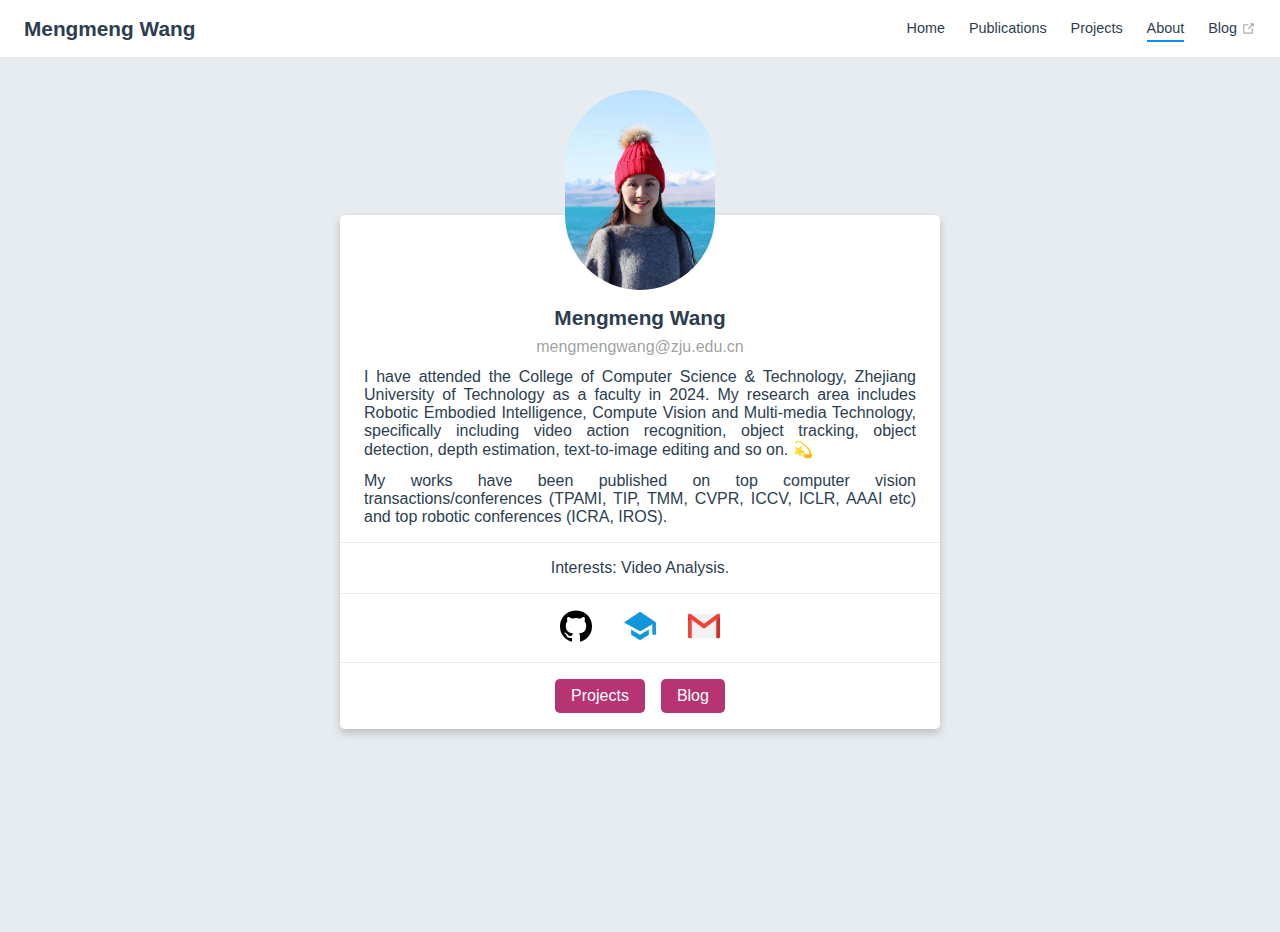
<file: about/index.html>
<!DOCTYPE html>
<html lang="en-US">
  <head>
    <meta charset="utf-8">
    <meta name="viewport" content="width=device-width,initial-scale=1">
    <title>Mengmeng Wang</title>
    <meta name="generator" content="VuePress 1.9.10">
    <link rel="icon" href="/logo.png">
    <meta name="description" content="The biography and information about me.">
    
    <link rel="preload" href="/assets/css/0.styles.c1511f5c.css" as="style"><link rel="preload" href="/assets/js/app.8c6b7f54.js" as="script"><link rel="preload" href="/assets/js/2.17befcb1.js" as="script"><link rel="preload" href="/assets/js/1.4fc49fe1.js" as="script"><link rel="preload" href="/assets/js/25.2f7930e4.js" as="script"><link rel="preload" href="/assets/js/19.fbd5f1db.js" as="script"><link rel="prefetch" href="/assets/js/10.6fac66c2.js"><link rel="prefetch" href="/assets/js/11.853abdab.js"><link rel="prefetch" href="/assets/js/12.1c83fcb7.js"><link rel="prefetch" href="/assets/js/13.67952611.js"><link rel="prefetch" href="/assets/js/14.cffeb6ce.js"><link rel="prefetch" href="/assets/js/15.e004d45f.js"><link rel="prefetch" href="/assets/js/16.58a5b5fd.js"><link rel="prefetch" href="/assets/js/17.a2775924.js"><link rel="prefetch" href="/assets/js/18.2de3d8f0.js"><link rel="prefetch" href="/assets/js/20.7f3ae6da.js"><link rel="prefetch" href="/assets/js/21.0ee99fce.js"><link rel="prefetch" href="/assets/js/22.cfe869c1.js"><link rel="prefetch" href="/assets/js/23.9b2e3461.js"><link rel="prefetch" href="/assets/js/24.c014ea5e.js"><link rel="prefetch" href="/assets/js/26.264cf966.js"><link rel="prefetch" href="/assets/js/27.51049fe1.js"><link rel="prefetch" href="/assets/js/28.fadb2f65.js"><link rel="prefetch" href="/assets/js/29.5729f01d.js"><link rel="prefetch" href="/assets/js/3.4563d256.js"><link rel="prefetch" href="/assets/js/30.85fb4ab8.js"><link rel="prefetch" href="/assets/js/31.a777627d.js"><link rel="prefetch" href="/assets/js/32.e86f73e6.js"><link rel="prefetch" href="/assets/js/4.c15fd794.js"><link rel="prefetch" href="/assets/js/5.f8d772f8.js"><link rel="prefetch" href="/assets/js/6.c32ccf62.js"><link rel="prefetch" href="/assets/js/7.9372364e.js"><link rel="prefetch" href="/assets/js/vendors~docsearch.11055bee.js">
    <link rel="stylesheet" href="/assets/css/0.styles.c1511f5c.css">
  </head>
  <body>
    <div id="app" data-server-rendered="true"><div class="theme-container no-sidebar about-page"><header class="navbar"><div class="sidebar-button"><svg xmlns="http://www.w3.org/2000/svg" aria-hidden="true" role="img" viewBox="0 0 448 512" class="icon"><path fill="currentColor" d="M436 124H12c-6.627 0-12-5.373-12-12V80c0-6.627 5.373-12 12-12h424c6.627 0 12 5.373 12 12v32c0 6.627-5.373 12-12 12zm0 160H12c-6.627 0-12-5.373-12-12v-32c0-6.627 5.373-12 12-12h424c6.627 0 12 5.373 12 12v32c0 6.627-5.373 12-12 12zm0 160H12c-6.627 0-12-5.373-12-12v-32c0-6.627 5.373-12 12-12h424c6.627 0 12 5.373 12 12v32c0 6.627-5.373 12-12 12z"></path></svg></div> <a href="/" class="home-link router-link-active"><!----> <span class="site-name">Mengmeng Wang</span></a> <div class="links"><!----> <nav class="nav-links can-hide"><div class="nav-item"><a href="/" class="nav-link">
  Home
</a></div><div class="nav-item"><a href="/publications/" class="nav-link">
  Publications
</a></div><div class="nav-item"><a href="/projects/" class="nav-link">
  Projects
</a></div><div class="nav-item"><a href="/about/" aria-current="page" class="nav-link router-link-exact-active router-link-active">
  About
</a></div><div class="nav-item"><a href="https://www.zhihu.com/column/visual-tracking" target="_blank" rel="noopener noreferrer" class="nav-link external">
  Blog
  <span><svg xmlns="http://www.w3.org/2000/svg" aria-hidden="true" focusable="false" x="0px" y="0px" viewBox="0 0 100 100" width="15" height="15" class="icon outbound"><path fill="currentColor" d="M18.8,85.1h56l0,0c2.2,0,4-1.8,4-4v-32h-8v28h-48v-48h28v-8h-32l0,0c-2.2,0-4,1.8-4,4v56C14.8,83.3,16.6,85.1,18.8,85.1z"></path> <polygon fill="currentColor" points="45.7,48.7 51.3,54.3 77.2,28.5 77.2,37.2 85.2,37.2 85.2,14.9 62.8,14.9 62.8,22.9 71.5,22.9"></polygon></svg> <span class="sr-only">(opens new window)</span></span></a></div> <!----></nav></div></header> <div class="sidebar-mask"></div> <aside class="sidebar"><nav class="nav-links"><div class="nav-item"><a href="/" class="nav-link">
  Home
</a></div><div class="nav-item"><a href="/publications/" class="nav-link">
  Publications
</a></div><div class="nav-item"><a href="/projects/" class="nav-link">
  Projects
</a></div><div class="nav-item"><a href="/about/" aria-current="page" class="nav-link router-link-exact-active router-link-active">
  About
</a></div><div class="nav-item"><a href="https://www.zhihu.com/column/visual-tracking" target="_blank" rel="noopener noreferrer" class="nav-link external">
  Blog
  <span><svg xmlns="http://www.w3.org/2000/svg" aria-hidden="true" focusable="false" x="0px" y="0px" viewBox="0 0 100 100" width="15" height="15" class="icon outbound"><path fill="currentColor" d="M18.8,85.1h56l0,0c2.2,0,4-1.8,4-4v-32h-8v28h-48v-48h28v-8h-32l0,0c-2.2,0-4,1.8-4,4v56C14.8,83.3,16.6,85.1,18.8,85.1z"></path> <polygon fill="currentColor" points="45.7,48.7 51.3,54.3 77.2,28.5 77.2,37.2 85.2,37.2 85.2,14.9 62.8,14.9 62.8,22.9 71.5,22.9"></polygon></svg> <span class="sr-only">(opens new window)</span></span></a></div> <!----></nav>  <!----> </aside> <main class="page"> <div class="theme-default-content content__default"><div class="about-card"><div class="avatar"><img src="/profile.jpg" alt></div> <div class="card"><div class="bio"><div class="head"><span>
          Mengmeng Wang
        </span></div> <div class="info"><span>
          mengmengwang@zju.edu.cn
        </span></div> <div class="description"><p>I have attended the College of Computer Science &amp; Technology,  Zhejiang University of Technology as a faculty in 2024. My research area includes Robotic Embodied Intelligence, Compute Vision and Multi-media Technology, specifically including video action recognition, object tracking, object detection, depth estimation, text-to-image editing and so on. 💫</p> <p>My works have been published on top computer vision transactions/conferences (TPAMI, TIP, TMM, CVPR, ICCV, ICLR, AAAI etc) and top robotic conferences (ICRA, IROS).</p></div></div> <div class="interests"><span>
        Interests: Video Analysis.
      </span></div> <div class="socials"><div><a href="https://github.com/sallymmx" target="_blank"><img src="/icons/github.svg" alt="github" title="github"></a></div><div><a href="https://scholar.google.com/citations?user=VSRnUiUAAAAJ&amp;hl=zh-CN" target="_blank"><img src="/icons/scholar.svg" alt="scholar" title="scholar"></a></div><div><a href="mengmengwang@zju.edu.cn" target="_blank"><img src="/icons/email.svg" alt="email" title="email"></a></div></div> <div class="actions"><div><a href="/projects/" target="" class="button">
          Projects
        </a></div><div><a href="https://www.zhihu.com/people/wang-xi-60-66" target="_blank" class="button">
          Blog
        </a></div></div></div></div></div> <footer class="page-edit"><!----> <!----></footer> <!----> </main></div><div class="global-ui"></div></div>
    <script src="/assets/js/app.8c6b7f54.js" defer></script><script src="/assets/js/2.17befcb1.js" defer></script><script src="/assets/js/1.4fc49fe1.js" defer></script><script src="/assets/js/25.2f7930e4.js" defer></script><script src="/assets/js/19.fbd5f1db.js" defer></script>
  </body>
</html>
</file>
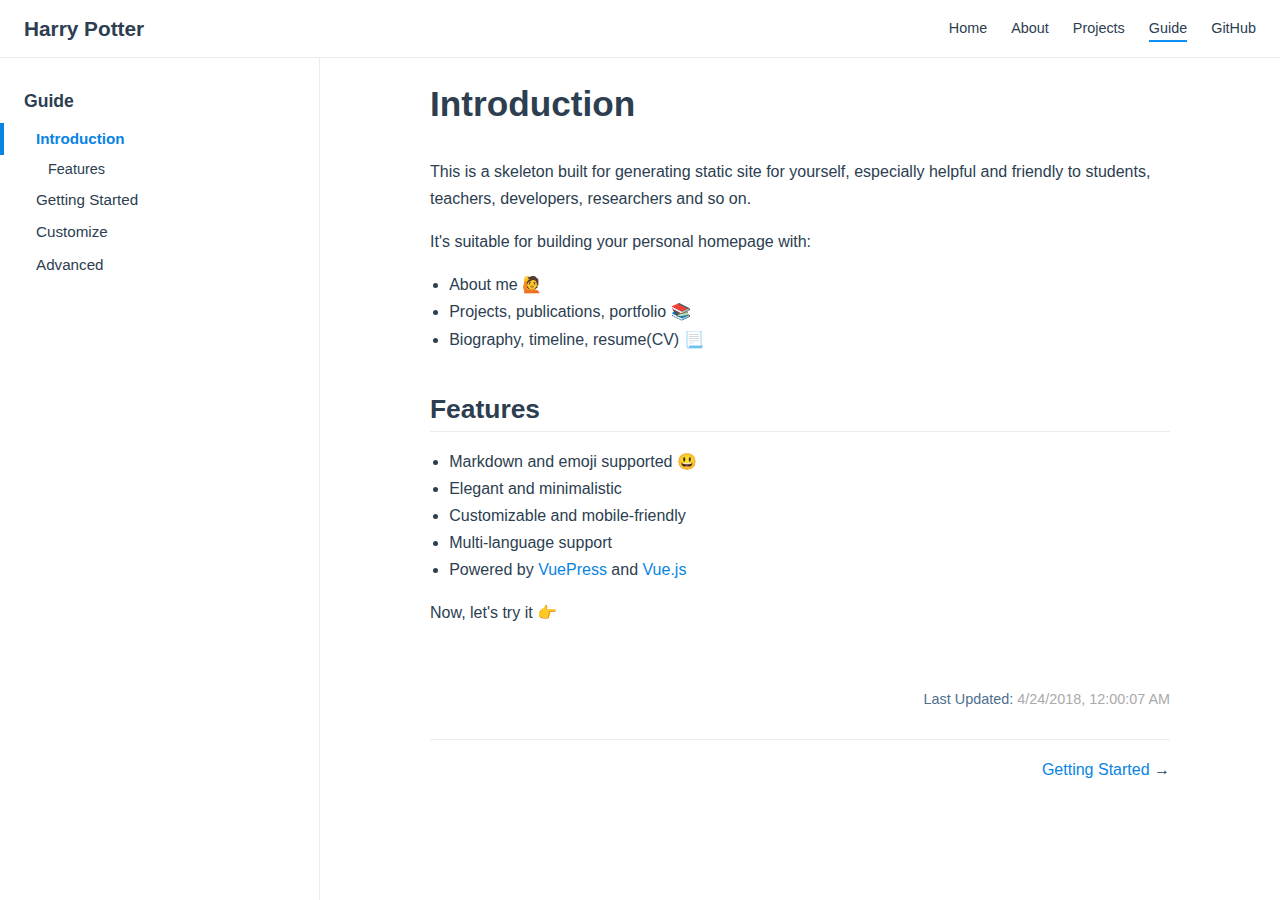
<file: guide/index.html>
<!DOCTYPE html>
<html lang="en-US">
  <head>
    <meta charset="utf-8">
    <meta name="viewport" content="width=device-width,initial-scale=1">
    <title>Introduction | Harry Potter</title>
    <meta name="description" content="The description of the site.">
    <link rel="icon" href="/logo.png">
    
    <link rel="preload" href="/assets/css/0.styles.489d24ff.css" as="style"><link rel="preload" href="/assets/js/app.ca5b17a1.js" as="script"><link rel="preload" href="/assets/js/2.eede31e9.js" as="script"><link rel="preload" href="/assets/js/12.1cc61df9.js" as="script"><link rel="prefetch" href="/assets/js/10.23a08a59.js"><link rel="prefetch" href="/assets/js/11.86bde3cb.js"><link rel="prefetch" href="/assets/js/13.15b92f90.js"><link rel="prefetch" href="/assets/js/14.843b30e7.js"><link rel="prefetch" href="/assets/js/15.33285863.js"><link rel="prefetch" href="/assets/js/16.cf9fee51.js"><link rel="prefetch" href="/assets/js/3.06951db2.js"><link rel="prefetch" href="/assets/js/4.9dccd740.js"><link rel="prefetch" href="/assets/js/5.54adec9b.js"><link rel="prefetch" href="/assets/js/6.67793f9c.js"><link rel="prefetch" href="/assets/js/7.44710954.js"><link rel="prefetch" href="/assets/js/8.b4c8020c.js"><link rel="prefetch" href="/assets/js/9.cc37005e.js">
    <link rel="stylesheet" href="/assets/css/0.styles.489d24ff.css">
  </head>
  <body>
    <div id="app" data-server-rendered="true"><div class="theme-container"><header class="navbar"><div class="sidebar-button"><svg xmlns="http://www.w3.org/2000/svg" aria-hidden="true" role="img" viewBox="0 0 448 512" class="icon"><path fill="currentColor" d="M436 124H12c-6.627 0-12-5.373-12-12V80c0-6.627 5.373-12 12-12h424c6.627 0 12 5.373 12 12v32c0 6.627-5.373 12-12 12zm0 160H12c-6.627 0-12-5.373-12-12v-32c0-6.627 5.373-12 12-12h424c6.627 0 12 5.373 12 12v32c0 6.627-5.373 12-12 12zm0 160H12c-6.627 0-12-5.373-12-12v-32c0-6.627 5.373-12 12-12h424c6.627 0 12 5.373 12 12v32c0 6.627-5.373 12-12 12z"></path></svg></div> <a href="/" class="home-link router-link-active"><!----> <span class="site-name">Harry Potter</span></a> <div class="links"><!----> <nav class="nav-links can-hide"><div class="nav-item"><a href="/" class="nav-link">Home</a></div><div class="nav-item"><a href="/about/" class="nav-link">About</a></div><div class="nav-item"><a href="/projects/" class="nav-link">Projects</a></div><div class="nav-item"><a href="/guide/" class="nav-link router-link-exact-active router-link-active">Guide</a></div><div class="nav-item"><a href="https://github.com/mtobeiyf/vuepress-homepage" target="_blank" rel="noopener noreferrer" class="nav-link external">
  GitHub
  <svg xmlns="http://www.w3.org/2000/svg" aria-hidden="true" x="0px" y="0px" viewBox="0 0 100 100" width="15" height="15" class="icon outbound"><path fill="currentColor" d="M18.8,85.1h56l0,0c2.2,0,4-1.8,4-4v-32h-8v28h-48v-48h28v-8h-32l0,0c-2.2,0-4,1.8-4,4v56C14.8,83.3,16.6,85.1,18.8,85.1z"></path> <polygon fill="currentColor" points="45.7,48.7 51.3,54.3 77.2,28.5 77.2,37.2 85.2,37.2 85.2,14.9 62.8,14.9 62.8,22.9 71.5,22.9"></polygon></svg></a></div> <!----></nav></div></header> <div class="sidebar-mask"></div> <aside class="sidebar"><nav class="nav-links"><div class="nav-item"><a href="/" class="nav-link">Home</a></div><div class="nav-item"><a href="/about/" class="nav-link">About</a></div><div class="nav-item"><a href="/projects/" class="nav-link">Projects</a></div><div class="nav-item"><a href="/guide/" class="nav-link router-link-exact-active router-link-active">Guide</a></div><div class="nav-item"><a href="https://github.com/mtobeiyf/vuepress-homepage" target="_blank" rel="noopener noreferrer" class="nav-link external">
  GitHub
  <svg xmlns="http://www.w3.org/2000/svg" aria-hidden="true" x="0px" y="0px" viewBox="0 0 100 100" width="15" height="15" class="icon outbound"><path fill="currentColor" d="M18.8,85.1h56l0,0c2.2,0,4-1.8,4-4v-32h-8v28h-48v-48h28v-8h-32l0,0c-2.2,0-4,1.8-4,4v56C14.8,83.3,16.6,85.1,18.8,85.1z"></path> <polygon fill="currentColor" points="45.7,48.7 51.3,54.3 77.2,28.5 77.2,37.2 85.2,37.2 85.2,14.9 62.8,14.9 62.8,22.9 71.5,22.9"></polygon></svg></a></div> <!----></nav>  <ul class="sidebar-links"><li><section class="sidebar-group depth-0"><p class="sidebar-heading open"><span>Guide</span> <!----></p> <ul class="sidebar-links sidebar-group-items"><li><a href="/guide/" class="active sidebar-link">Introduction</a><ul class="sidebar-sub-headers"><li class="sidebar-sub-header"><a href="/guide/#features" class="sidebar-link">Features</a></li></ul></li><li><a href="/guide/getting-started.html" class="sidebar-link">Getting Started</a></li><li><a href="/guide/customize.html" class="sidebar-link">Customize</a></li><li><a href="/guide/advanced.html" class="sidebar-link">Advanced</a></li></ul></section></li></ul> </aside> <main class="page"> <div class="theme-default-content content__default"><h1 id="introduction">Introduction</h1> <p>This is a skeleton built for generating static site for yourself, especially helpful and friendly to students, teachers, developers, researchers and so on.</p> <p>It's suitable for building your personal homepage with:</p> <ul><li>About me 🙋</li> <li>Projects, publications, portfolio 📚</li> <li>Biography, timeline, resume(CV) 📃</li></ul> <h2 id="features">Features</h2> <ul><li>Markdown and emoji supported 😃</li> <li>Elegant and minimalistic</li> <li>Customizable and mobile-friendly</li> <li>Multi-language support</li> <li>Powered by <a href="https://vuepress.vuejs.org/" target="_blank" rel="noopener noreferrer">VuePress<svg xmlns="http://www.w3.org/2000/svg" aria-hidden="true" x="0px" y="0px" viewBox="0 0 100 100" width="15" height="15" class="icon outbound"><path fill="currentColor" d="M18.8,85.1h56l0,0c2.2,0,4-1.8,4-4v-32h-8v28h-48v-48h28v-8h-32l0,0c-2.2,0-4,1.8-4,4v56C14.8,83.3,16.6,85.1,18.8,85.1z"></path> <polygon fill="currentColor" points="45.7,48.7 51.3,54.3 77.2,28.5 77.2,37.2 85.2,37.2 85.2,14.9 62.8,14.9 62.8,22.9 71.5,22.9"></polygon></svg></a> and <a href="https://vuejs.org/" target="_blank" rel="noopener noreferrer">Vue.js<svg xmlns="http://www.w3.org/2000/svg" aria-hidden="true" x="0px" y="0px" viewBox="0 0 100 100" width="15" height="15" class="icon outbound"><path fill="currentColor" d="M18.8,85.1h56l0,0c2.2,0,4-1.8,4-4v-32h-8v28h-48v-48h28v-8h-32l0,0c-2.2,0-4,1.8-4,4v56C14.8,83.3,16.6,85.1,18.8,85.1z"></path> <polygon fill="currentColor" points="45.7,48.7 51.3,54.3 77.2,28.5 77.2,37.2 85.2,37.2 85.2,14.9 62.8,14.9 62.8,22.9 71.5,22.9"></polygon></svg></a></li></ul> <p>Now, let's try it 👉</p></div> <footer class="page-edit"><!----> <div class="last-updated"><span class="prefix">Last Updated:</span> <span class="time">4/24/2018, 12:00:07 AM</span></div></footer> <div class="page-nav"><p class="inner"><!----> <span class="next"><a href="/guide/getting-started.html">Getting Started</a>
      →
    </span></p></div> </main></div><div class="global-ui"></div></div>
    <script src="/assets/js/app.ca5b17a1.js" defer></script><script src="/assets/js/2.eede31e9.js" defer></script><script src="/assets/js/12.1cc61df9.js" defer></script>
  </body>
</html>
</file>
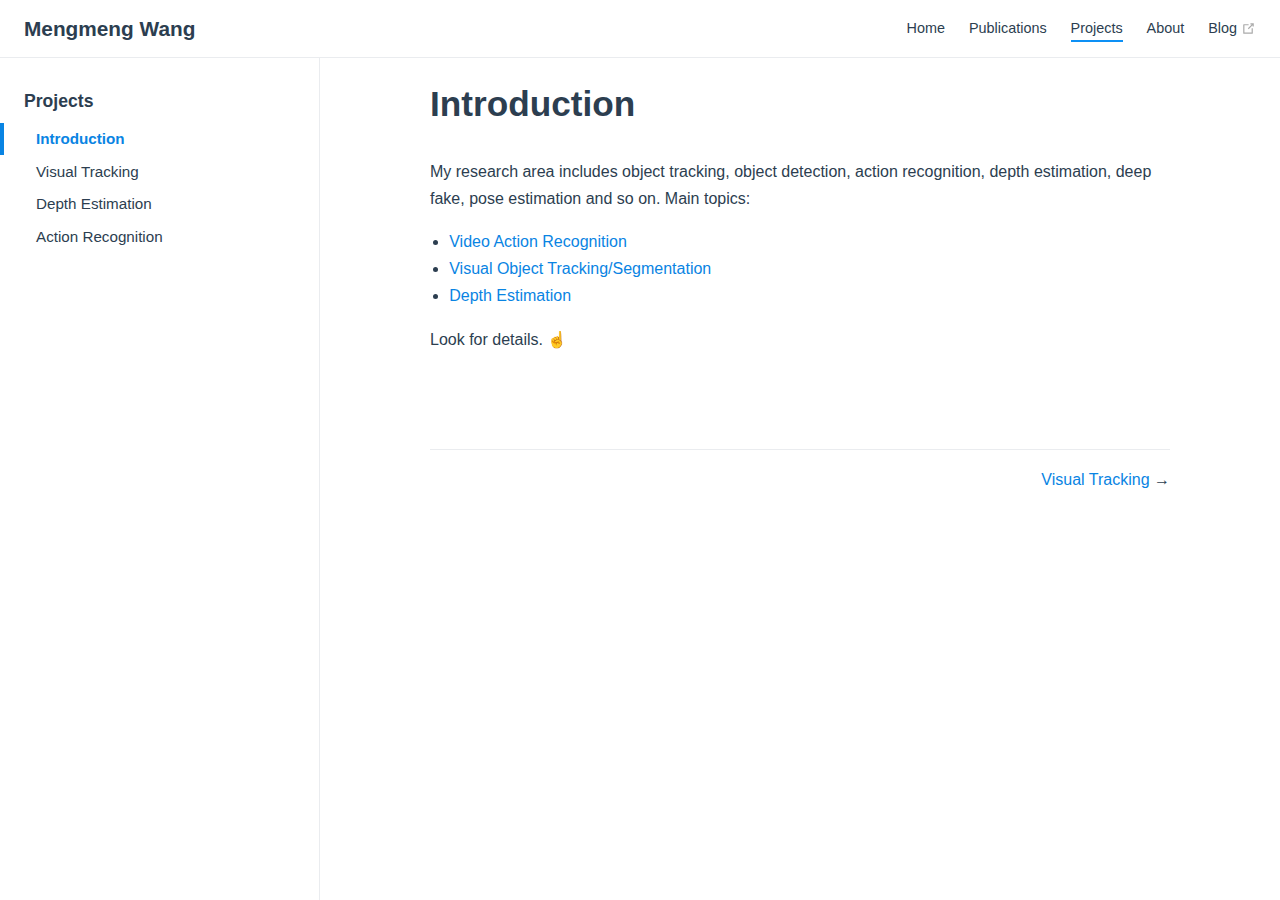
<file: projects/index.html>
<!DOCTYPE html>
<html lang="en-US">
  <head>
    <meta charset="utf-8">
    <meta name="viewport" content="width=device-width,initial-scale=1">
    <title>Introduction | Mengmeng Wang</title>
    <meta name="generator" content="VuePress 1.9.10">
    <link rel="icon" href="/logo.png">
    <meta name="description" content="The description of the site.">
    
    <link rel="preload" href="/assets/css/0.styles.c1511f5c.css" as="style"><link rel="preload" href="/assets/js/app.8c6b7f54.js" as="script"><link rel="preload" href="/assets/js/2.17befcb1.js" as="script"><link rel="preload" href="/assets/js/1.4fc49fe1.js" as="script"><link rel="preload" href="/assets/js/29.5729f01d.js" as="script"><link rel="prefetch" href="/assets/js/10.6fac66c2.js"><link rel="prefetch" href="/assets/js/11.853abdab.js"><link rel="prefetch" href="/assets/js/12.1c83fcb7.js"><link rel="prefetch" href="/assets/js/13.67952611.js"><link rel="prefetch" href="/assets/js/14.cffeb6ce.js"><link rel="prefetch" href="/assets/js/15.e004d45f.js"><link rel="prefetch" href="/assets/js/16.58a5b5fd.js"><link rel="prefetch" href="/assets/js/17.a2775924.js"><link rel="prefetch" href="/assets/js/18.2de3d8f0.js"><link rel="prefetch" href="/assets/js/19.fbd5f1db.js"><link rel="prefetch" href="/assets/js/20.7f3ae6da.js"><link rel="prefetch" href="/assets/js/21.0ee99fce.js"><link rel="prefetch" href="/assets/js/22.cfe869c1.js"><link rel="prefetch" href="/assets/js/23.9b2e3461.js"><link rel="prefetch" href="/assets/js/24.c014ea5e.js"><link rel="prefetch" href="/assets/js/25.2f7930e4.js"><link rel="prefetch" href="/assets/js/26.264cf966.js"><link rel="prefetch" href="/assets/js/27.51049fe1.js"><link rel="prefetch" href="/assets/js/28.fadb2f65.js"><link rel="prefetch" href="/assets/js/3.4563d256.js"><link rel="prefetch" href="/assets/js/30.85fb4ab8.js"><link rel="prefetch" href="/assets/js/31.a777627d.js"><link rel="prefetch" href="/assets/js/32.e86f73e6.js"><link rel="prefetch" href="/assets/js/4.c15fd794.js"><link rel="prefetch" href="/assets/js/5.f8d772f8.js"><link rel="prefetch" href="/assets/js/6.c32ccf62.js"><link rel="prefetch" href="/assets/js/7.9372364e.js"><link rel="prefetch" href="/assets/js/vendors~docsearch.11055bee.js">
    <link rel="stylesheet" href="/assets/css/0.styles.c1511f5c.css">
  </head>
  <body>
    <div id="app" data-server-rendered="true"><div class="theme-container"><header class="navbar"><div class="sidebar-button"><svg xmlns="http://www.w3.org/2000/svg" aria-hidden="true" role="img" viewBox="0 0 448 512" class="icon"><path fill="currentColor" d="M436 124H12c-6.627 0-12-5.373-12-12V80c0-6.627 5.373-12 12-12h424c6.627 0 12 5.373 12 12v32c0 6.627-5.373 12-12 12zm0 160H12c-6.627 0-12-5.373-12-12v-32c0-6.627 5.373-12 12-12h424c6.627 0 12 5.373 12 12v32c0 6.627-5.373 12-12 12zm0 160H12c-6.627 0-12-5.373-12-12v-32c0-6.627 5.373-12 12-12h424c6.627 0 12 5.373 12 12v32c0 6.627-5.373 12-12 12z"></path></svg></div> <a href="/" class="home-link router-link-active"><!----> <span class="site-name">Mengmeng Wang</span></a> <div class="links"><!----> <nav class="nav-links can-hide"><div class="nav-item"><a href="/" class="nav-link">
  Home
</a></div><div class="nav-item"><a href="/publications/" class="nav-link">
  Publications
</a></div><div class="nav-item"><a href="/projects/" aria-current="page" class="nav-link router-link-exact-active router-link-active">
  Projects
</a></div><div class="nav-item"><a href="/about/" class="nav-link">
  About
</a></div><div class="nav-item"><a href="https://www.zhihu.com/column/visual-tracking" target="_blank" rel="noopener noreferrer" class="nav-link external">
  Blog
  <span><svg xmlns="http://www.w3.org/2000/svg" aria-hidden="true" focusable="false" x="0px" y="0px" viewBox="0 0 100 100" width="15" height="15" class="icon outbound"><path fill="currentColor" d="M18.8,85.1h56l0,0c2.2,0,4-1.8,4-4v-32h-8v28h-48v-48h28v-8h-32l0,0c-2.2,0-4,1.8-4,4v56C14.8,83.3,16.6,85.1,18.8,85.1z"></path> <polygon fill="currentColor" points="45.7,48.7 51.3,54.3 77.2,28.5 77.2,37.2 85.2,37.2 85.2,14.9 62.8,14.9 62.8,22.9 71.5,22.9"></polygon></svg> <span class="sr-only">(opens new window)</span></span></a></div> <!----></nav></div></header> <div class="sidebar-mask"></div> <aside class="sidebar"><nav class="nav-links"><div class="nav-item"><a href="/" class="nav-link">
  Home
</a></div><div class="nav-item"><a href="/publications/" class="nav-link">
  Publications
</a></div><div class="nav-item"><a href="/projects/" aria-current="page" class="nav-link router-link-exact-active router-link-active">
  Projects
</a></div><div class="nav-item"><a href="/about/" class="nav-link">
  About
</a></div><div class="nav-item"><a href="https://www.zhihu.com/column/visual-tracking" target="_blank" rel="noopener noreferrer" class="nav-link external">
  Blog
  <span><svg xmlns="http://www.w3.org/2000/svg" aria-hidden="true" focusable="false" x="0px" y="0px" viewBox="0 0 100 100" width="15" height="15" class="icon outbound"><path fill="currentColor" d="M18.8,85.1h56l0,0c2.2,0,4-1.8,4-4v-32h-8v28h-48v-48h28v-8h-32l0,0c-2.2,0-4,1.8-4,4v56C14.8,83.3,16.6,85.1,18.8,85.1z"></path> <polygon fill="currentColor" points="45.7,48.7 51.3,54.3 77.2,28.5 77.2,37.2 85.2,37.2 85.2,14.9 62.8,14.9 62.8,22.9 71.5,22.9"></polygon></svg> <span class="sr-only">(opens new window)</span></span></a></div> <!----></nav>  <ul class="sidebar-links"><li><section class="sidebar-group depth-0"><p class="sidebar-heading open"><span>Projects</span> <!----></p> <ul class="sidebar-links sidebar-group-items"><li><a href="/projects/" aria-current="page" class="active sidebar-link">Introduction</a></li><li><a href="/projects/visual-tracking.html" class="sidebar-link">Visual Tracking</a></li><li><a href="/projects/depth-estimation.html" class="sidebar-link">Depth Estimation</a></li><li><a href="/projects/action-recognition.html" class="sidebar-link">Action Recognition</a></li></ul></section></li></ul> </aside> <main class="page"> <div class="theme-default-content content__default"><h1 id="introduction">Introduction</h1> <p>My research area includes object tracking, object detection, action recognition, depth estimation, deep fake, pose estimation and so on. Main topics:</p> <ul><li><a href="/projects/action-recognition.html">Video Action Recognition</a></li> <li><a href="/projects/visual-tracking.md/">Visual Object Tracking/Segmentation</a></li> <li><a href="/projects/depth-estimation.html">Depth Estimation</a></li></ul> <p>Look for details. ☝️</p></div> <footer class="page-edit"><!----> <!----></footer> <div class="page-nav"><p class="inner"><!----> <span class="next"><a href="/projects/visual-tracking.html">
        Visual Tracking
      </a>
      →
    </span></p></div> </main></div><div class="global-ui"></div></div>
    <script src="/assets/js/app.8c6b7f54.js" defer></script><script src="/assets/js/2.17befcb1.js" defer></script><script src="/assets/js/1.4fc49fe1.js" defer></script><script src="/assets/js/29.5729f01d.js" defer></script>
  </body>
</html>
</file>
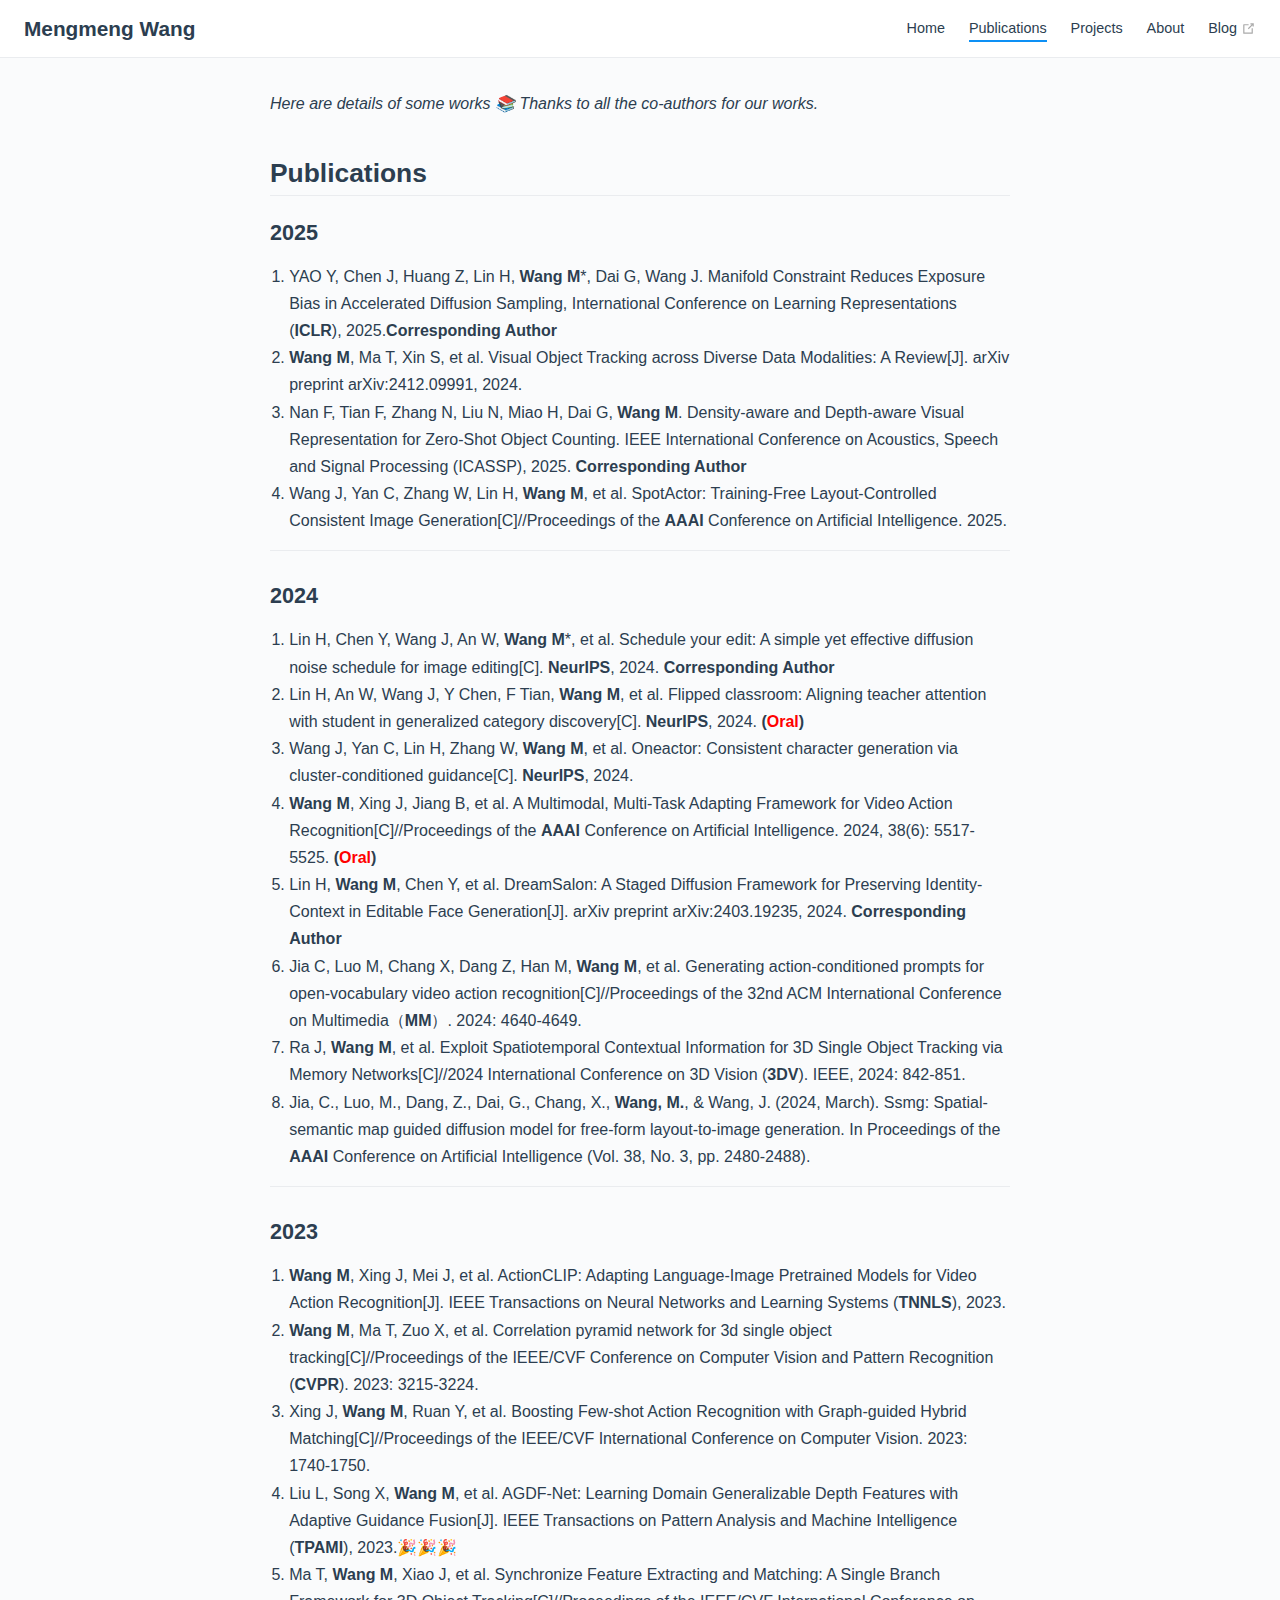
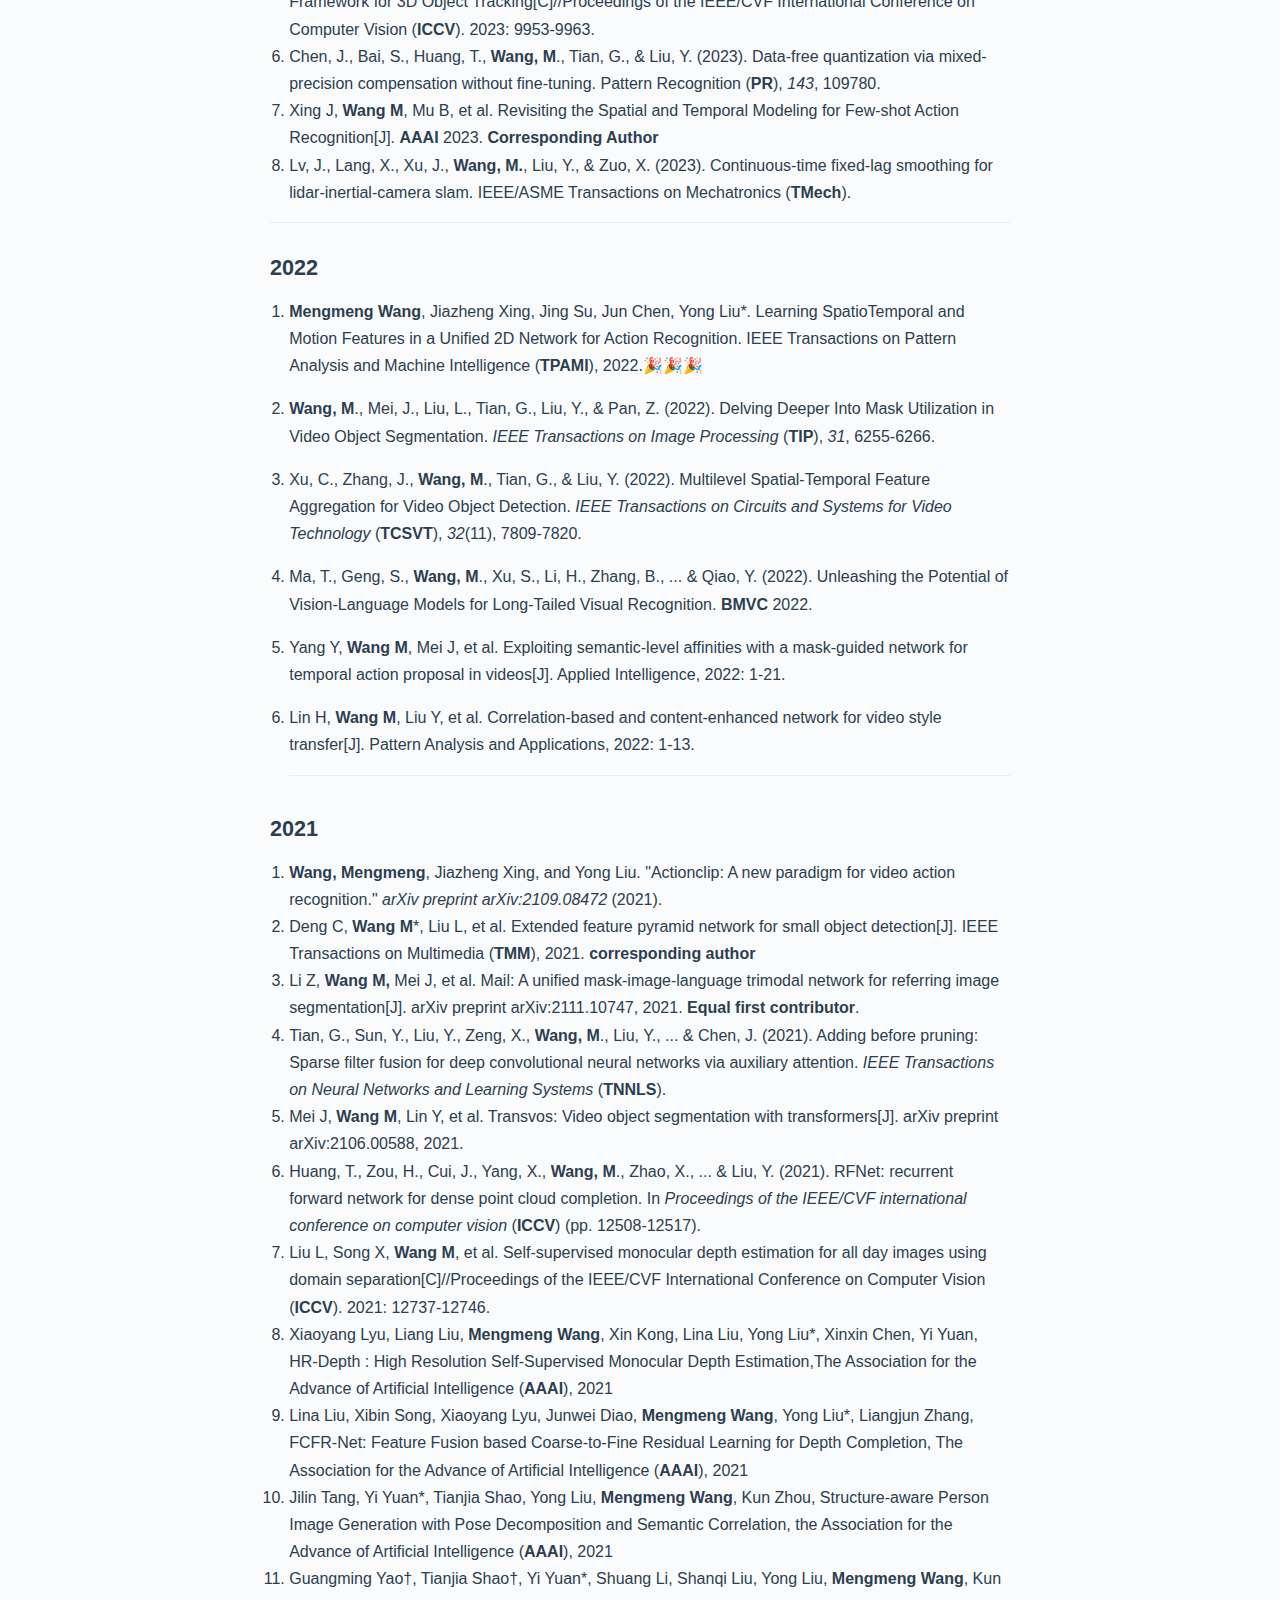
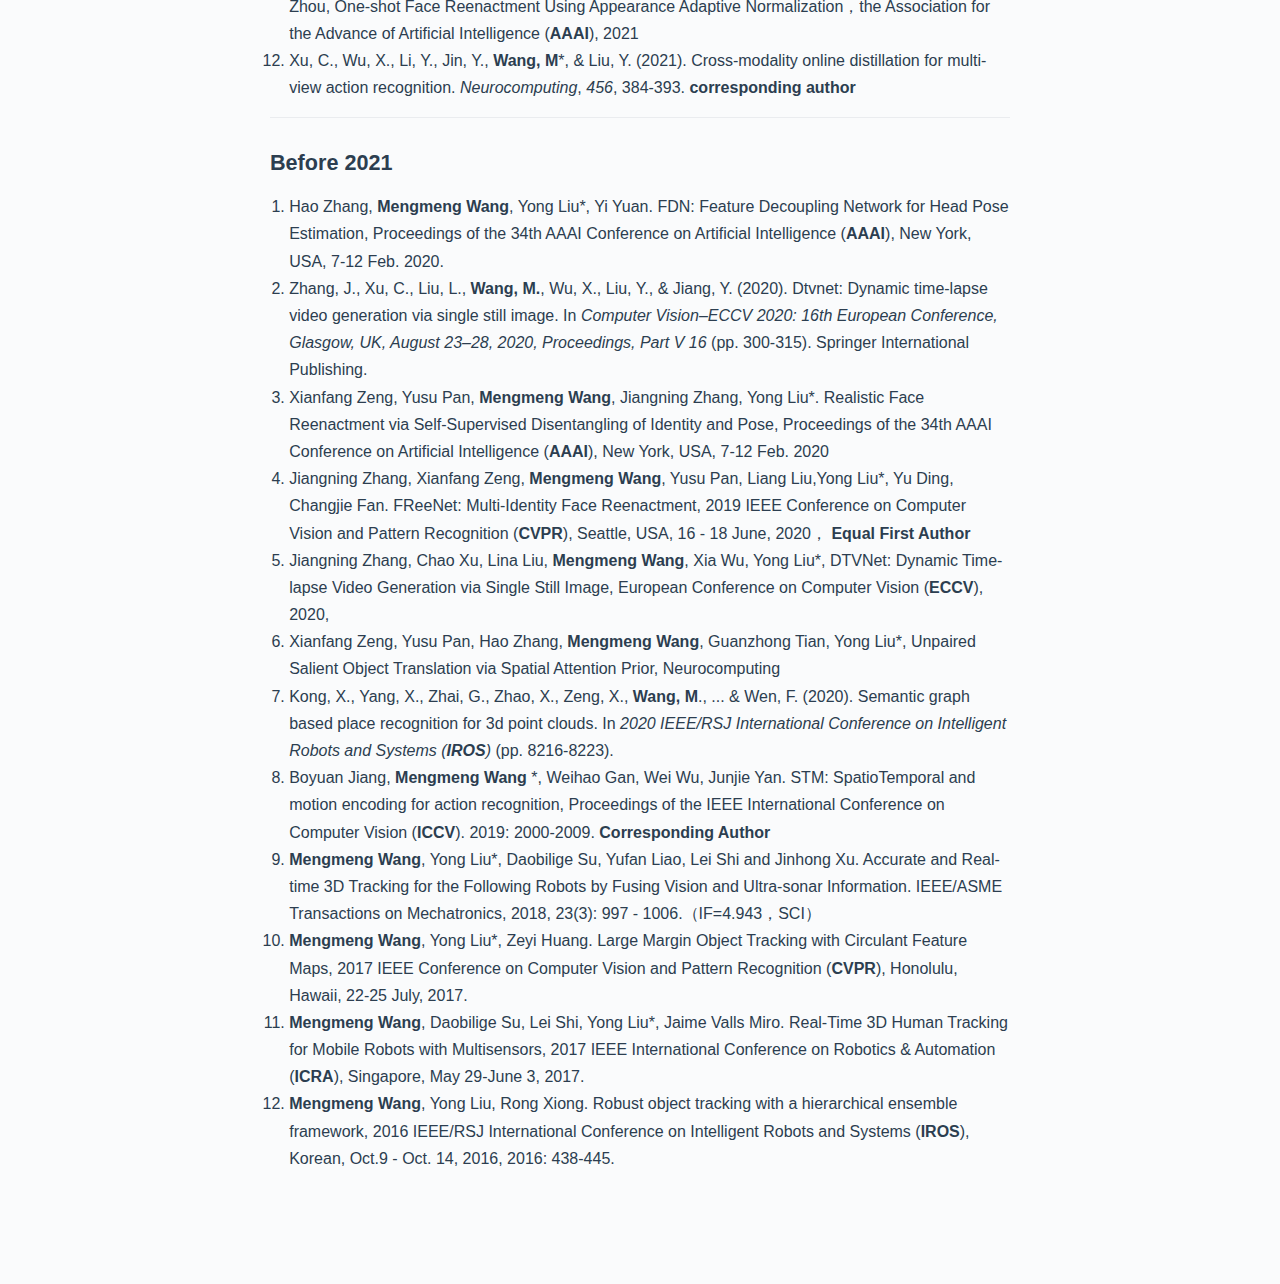
<file: publications/index.html>
<!DOCTYPE html>
<html lang="en-US">
  <head>
    <meta charset="utf-8">
    <meta name="viewport" content="width=device-width,initial-scale=1">
    <title>Mengmeng Wang</title>
    <meta name="generator" content="VuePress 1.9.10">
    <link rel="icon" href="/logo.png">
    <meta name="description" content="The description of the site.">
    
    <link rel="preload" href="/assets/css/0.styles.c1511f5c.css" as="style"><link rel="preload" href="/assets/js/app.8c6b7f54.js" as="script"><link rel="preload" href="/assets/js/2.17befcb1.js" as="script"><link rel="preload" href="/assets/js/1.4fc49fe1.js" as="script"><link rel="preload" href="/assets/js/26.264cf966.js" as="script"><link rel="prefetch" href="/assets/js/10.6fac66c2.js"><link rel="prefetch" href="/assets/js/11.853abdab.js"><link rel="prefetch" href="/assets/js/12.1c83fcb7.js"><link rel="prefetch" href="/assets/js/13.67952611.js"><link rel="prefetch" href="/assets/js/14.cffeb6ce.js"><link rel="prefetch" href="/assets/js/15.e004d45f.js"><link rel="prefetch" href="/assets/js/16.58a5b5fd.js"><link rel="prefetch" href="/assets/js/17.a2775924.js"><link rel="prefetch" href="/assets/js/18.2de3d8f0.js"><link rel="prefetch" href="/assets/js/19.fbd5f1db.js"><link rel="prefetch" href="/assets/js/20.7f3ae6da.js"><link rel="prefetch" href="/assets/js/21.0ee99fce.js"><link rel="prefetch" href="/assets/js/22.cfe869c1.js"><link rel="prefetch" href="/assets/js/23.9b2e3461.js"><link rel="prefetch" href="/assets/js/24.c014ea5e.js"><link rel="prefetch" href="/assets/js/25.2f7930e4.js"><link rel="prefetch" href="/assets/js/27.51049fe1.js"><link rel="prefetch" href="/assets/js/28.fadb2f65.js"><link rel="prefetch" href="/assets/js/29.5729f01d.js"><link rel="prefetch" href="/assets/js/3.4563d256.js"><link rel="prefetch" href="/assets/js/30.85fb4ab8.js"><link rel="prefetch" href="/assets/js/31.a777627d.js"><link rel="prefetch" href="/assets/js/32.e86f73e6.js"><link rel="prefetch" href="/assets/js/4.c15fd794.js"><link rel="prefetch" href="/assets/js/5.f8d772f8.js"><link rel="prefetch" href="/assets/js/6.c32ccf62.js"><link rel="prefetch" href="/assets/js/7.9372364e.js"><link rel="prefetch" href="/assets/js/vendors~docsearch.11055bee.js">
    <link rel="stylesheet" href="/assets/css/0.styles.c1511f5c.css">
  </head>
  <body>
    <div id="app" data-server-rendered="true"><div class="theme-container no-sidebar projects-page"><header class="navbar"><div class="sidebar-button"><svg xmlns="http://www.w3.org/2000/svg" aria-hidden="true" role="img" viewBox="0 0 448 512" class="icon"><path fill="currentColor" d="M436 124H12c-6.627 0-12-5.373-12-12V80c0-6.627 5.373-12 12-12h424c6.627 0 12 5.373 12 12v32c0 6.627-5.373 12-12 12zm0 160H12c-6.627 0-12-5.373-12-12v-32c0-6.627 5.373-12 12-12h424c6.627 0 12 5.373 12 12v32c0 6.627-5.373 12-12 12zm0 160H12c-6.627 0-12-5.373-12-12v-32c0-6.627 5.373-12 12-12h424c6.627 0 12 5.373 12 12v32c0 6.627-5.373 12-12 12z"></path></svg></div> <a href="/" class="home-link router-link-active"><!----> <span class="site-name">Mengmeng Wang</span></a> <div class="links"><!----> <nav class="nav-links can-hide"><div class="nav-item"><a href="/" class="nav-link">
  Home
</a></div><div class="nav-item"><a href="/publications/" aria-current="page" class="nav-link router-link-exact-active router-link-active">
  Publications
</a></div><div class="nav-item"><a href="/projects/" class="nav-link">
  Projects
</a></div><div class="nav-item"><a href="/about/" class="nav-link">
  About
</a></div><div class="nav-item"><a href="https://www.zhihu.com/column/visual-tracking" target="_blank" rel="noopener noreferrer" class="nav-link external">
  Blog
  <span><svg xmlns="http://www.w3.org/2000/svg" aria-hidden="true" focusable="false" x="0px" y="0px" viewBox="0 0 100 100" width="15" height="15" class="icon outbound"><path fill="currentColor" d="M18.8,85.1h56l0,0c2.2,0,4-1.8,4-4v-32h-8v28h-48v-48h28v-8h-32l0,0c-2.2,0-4,1.8-4,4v56C14.8,83.3,16.6,85.1,18.8,85.1z"></path> <polygon fill="currentColor" points="45.7,48.7 51.3,54.3 77.2,28.5 77.2,37.2 85.2,37.2 85.2,14.9 62.8,14.9 62.8,22.9 71.5,22.9"></polygon></svg> <span class="sr-only">(opens new window)</span></span></a></div> <!----></nav></div></header> <div class="sidebar-mask"></div> <aside class="sidebar"><nav class="nav-links"><div class="nav-item"><a href="/" class="nav-link">
  Home
</a></div><div class="nav-item"><a href="/publications/" aria-current="page" class="nav-link router-link-exact-active router-link-active">
  Publications
</a></div><div class="nav-item"><a href="/projects/" class="nav-link">
  Projects
</a></div><div class="nav-item"><a href="/about/" class="nav-link">
  About
</a></div><div class="nav-item"><a href="https://www.zhihu.com/column/visual-tracking" target="_blank" rel="noopener noreferrer" class="nav-link external">
  Blog
  <span><svg xmlns="http://www.w3.org/2000/svg" aria-hidden="true" focusable="false" x="0px" y="0px" viewBox="0 0 100 100" width="15" height="15" class="icon outbound"><path fill="currentColor" d="M18.8,85.1h56l0,0c2.2,0,4-1.8,4-4v-32h-8v28h-48v-48h28v-8h-32l0,0c-2.2,0-4,1.8-4,4v56C14.8,83.3,16.6,85.1,18.8,85.1z"></path> <polygon fill="currentColor" points="45.7,48.7 51.3,54.3 77.2,28.5 77.2,37.2 85.2,37.2 85.2,14.9 62.8,14.9 62.8,22.9 71.5,22.9"></polygon></svg> <span class="sr-only">(opens new window)</span></span></a></div> <!----></nav>  <!----> </aside> <main class="page"> <div class="theme-default-content content__default"><p><em>Here are details of some works 📚 Thanks to all the co-authors for our works.</em></p> <h2 id="publications">Publications</h2> <h3 id="_2025">2025</h3> <ol><li>YAO Y, Chen J, Huang Z, Lin H, <strong>Wang M</strong>*, Dai G, Wang J. Manifold Constraint Reduces Exposure Bias in Accelerated Diffusion Sampling, International Conference on Learning Representations (<strong>ICLR</strong>), 2025.<strong>Corresponding Author</strong></li> <li><strong>Wang M</strong>, Ma T, Xin S, et al. Visual Object Tracking across Diverse Data Modalities: A Review[J]. arXiv preprint arXiv:2412.09991, 2024.</li> <li>Nan F, Tian F, Zhang N, Liu N, Miao H, Dai G, <strong>Wang M</strong>. Density-aware and Depth-aware Visual Representation for Zero-Shot Object Counting. IEEE International Conference on Acoustics, Speech and Signal Processing (ICASSP), 2025. <strong>Corresponding Author</strong></li> <li>Wang J, Yan C, Zhang W,  Lin H, <strong>Wang M</strong>, et al. SpotActor: Training-Free Layout-Controlled Consistent Image Generation[C]//Proceedings of the <strong>AAAI</strong> Conference on Artificial Intelligence. 2025.</li></ol> <hr> <h3 id="_2024">2024</h3> <ol><li>Lin H, Chen Y, Wang J, An W, <strong>Wang M</strong>*, et al. Schedule your edit: A simple yet effective diffusion noise schedule for image editing[C]. <strong>NeurIPS</strong>, 2024. <strong>Corresponding Author</strong></li> <li>Lin H, An W, Wang J, Y Chen, F Tian, <strong>Wang M</strong>, et al. Flipped classroom: Aligning teacher attention with student in generalized category discovery[C]. <strong>NeurIPS</strong>,  2024. <strong>(<font color="red">Oral</font>)</strong></li> <li>Wang J, Yan C, Lin H,  Zhang W, <strong>Wang M</strong>, et al. Oneactor: Consistent character generation via cluster-conditioned guidance[C]. <strong>NeurIPS</strong>,  2024.</li> <li><strong>Wang M</strong>, Xing J, Jiang B, et al. A Multimodal, Multi-Task Adapting Framework for Video Action Recognition[C]//Proceedings of the <strong>AAAI</strong> Conference on Artificial Intelligence. 2024, 38(6): 5517-5525.  <strong>(<font color="red">Oral</font>)</strong></li> <li>Lin H, <strong>Wang M</strong>, Chen Y, et al. DreamSalon: A Staged Diffusion Framework for Preserving Identity-Context in Editable Face Generation[J]. arXiv preprint arXiv:2403.19235, 2024. <strong>Corresponding Author</strong></li> <li>Jia C, Luo M, Chang X, Dang Z, Han M, <strong>Wang M</strong>,  et al. Generating action-conditioned prompts for open-vocabulary video action recognition[C]//Proceedings of the 32nd ACM International Conference on Multimedia（<strong>MM</strong>）. 2024: 4640-4649.</li> <li>Ra J, <strong>Wang M</strong>, et al. Exploit Spatiotemporal Contextual Information for 3D Single Object Tracking via Memory Networks[C]//2024 International Conference on 3D Vision (<strong>3DV</strong>). IEEE, 2024: 842-851.</li> <li>Jia, C., Luo, M., Dang, Z., Dai, G., Chang, X., <strong>Wang, M.</strong>, &amp; Wang, J. (2024, March). Ssmg: Spatial-semantic map guided diffusion model for free-form layout-to-image generation. In Proceedings of the <strong>AAAI</strong> Conference on Artificial Intelligence (Vol. 38, No. 3, pp. 2480-2488).</li></ol> <hr> <h3 id="_2023">2023</h3> <ol><li><strong>Wang M</strong>, Xing J, Mei J, et al. ActionCLIP: Adapting Language-Image Pretrained Models for Video Action Recognition[J]. IEEE Transactions on Neural Networks and Learning Systems (<strong>TNNLS</strong>), 2023.</li> <li><strong>Wang M</strong>, Ma T, Zuo X, et al. Correlation pyramid network for 3d single object tracking[C]//Proceedings of the IEEE/CVF Conference on Computer Vision and Pattern Recognition  (<strong>CVPR</strong>). 2023: 3215-3224.</li> <li>Xing J, <strong>Wang M</strong>, Ruan Y, et al. Boosting Few-shot Action Recognition with Graph-guided Hybrid Matching[C]//Proceedings of the IEEE/CVF International Conference on Computer Vision. 2023: 1740-1750.</li> <li>Liu L, Song X, <strong>Wang M</strong>, et al. AGDF-Net: Learning Domain Generalizable Depth Features with Adaptive Guidance Fusion[J]. IEEE Transactions on Pattern Analysis and Machine Intelligence (<strong>TPAMI</strong>), 2023.🎉🎉🎉</li> <li>Ma T, <strong>Wang M</strong>, Xiao J, et al. Synchronize Feature Extracting and Matching: A Single Branch Framework for 3D Object Tracking[C]//Proceedings of the IEEE/CVF International Conference on Computer Vision (<strong>ICCV</strong>). 2023: 9953-9963.</li> <li>Chen, J., Bai, S., Huang, T., <strong>Wang, M</strong>., Tian, G., &amp; Liu, Y. (2023). Data-free quantization via mixed-precision compensation without fine-tuning. Pattern Recognition (<strong>PR</strong>), <em>143</em>, 109780.</li> <li>Xing J, <strong>Wang M</strong>, Mu B, et al. Revisiting the Spatial and Temporal Modeling for Few-shot Action Recognition[J]. <strong>AAAI</strong> 2023. <strong>Corresponding Author</strong></li> <li>Lv, J., Lang, X., Xu, J., <strong>Wang, M.</strong>, Liu, Y., &amp; Zuo, X. (2023). Continuous-time fixed-lag smoothing for lidar-inertial-camera slam. IEEE/ASME Transactions on Mechatronics (<strong>TMech</strong>).</li></ol> <hr> <h3 id="_2022">2022</h3> <ol><li><p><strong>Mengmeng Wang</strong>, Jiazheng Xing, Jing Su,  Jun Chen, Yong Liu*. Learning SpatioTemporal and Motion Features in a Unified 2D Network for Action Recognition. IEEE Transactions on Pattern Analysis and Machine Intelligence (<strong>TPAMI</strong>), 2022.🎉🎉🎉</p></li> <li><p><strong>Wang, M</strong>., Mei, J., Liu, L., Tian, G., Liu, Y., &amp; Pan, Z. (2022). Delving Deeper Into Mask Utilization in Video Object Segmentation. <em>IEEE Transactions on Image Processing</em> (<strong>TIP</strong>), <em>31</em>, 6255-6266.</p></li> <li><p>Xu, C., Zhang, J., <strong>Wang, M</strong>., Tian, G., &amp; Liu, Y. (2022). Multilevel Spatial-Temporal Feature Aggregation for Video Object Detection. <em>IEEE Transactions on Circuits and Systems for Video Technology</em> (<strong>TCSVT</strong>), <em>32</em>(11), 7809-7820.</p></li> <li><p>Ma, T., Geng, S., <strong>Wang, M</strong>., Xu, S., Li, H., Zhang, B., ... &amp; Qiao, Y. (2022). Unleashing the Potential of Vision-Language Models for Long-Tailed Visual Recognition. <strong>BMVC</strong> 2022.</p></li> <li><p>Yang Y, <strong>Wang M</strong>, Mei J, et al. Exploiting semantic-level affinities with a mask-guided network for temporal action proposal in videos[J]. Applied Intelligence, 2022: 1-21.</p></li> <li><p>Lin H, <strong>Wang M</strong>, Liu Y, et al. Correlation-based and content-enhanced network for video style transfer[J]. Pattern Analysis and Applications, 2022: 1-13.</p> <hr></li></ol> <h3 id="_2021">2021</h3> <ol><li><strong>Wang, Mengmeng</strong>, Jiazheng Xing, and Yong Liu. &quot;Actionclip: A new paradigm for video action recognition.&quot; <em>arXiv preprint arXiv:2109.08472</em> (2021).</li> <li>Deng C, <strong>Wang M</strong>*, Liu L, et al. Extended feature pyramid network for small object detection[J]. IEEE Transactions on Multimedia (<strong>TMM</strong>), 2021.  <strong>corresponding author</strong></li> <li>Li Z, <strong>Wang M,</strong> Mei J, et al. Mail: A unified mask-image-language trimodal network for referring image segmentation[J]. arXiv preprint arXiv:2111.10747, 2021. <strong>Equal first contributor</strong>.</li> <li>Tian, G., Sun, Y., Liu, Y., Zeng, X., <strong>Wang, M</strong>., Liu, Y., ... &amp; Chen, J. (2021). Adding before pruning: Sparse filter fusion for deep convolutional neural networks via auxiliary attention. <em>IEEE Transactions on Neural Networks and Learning Systems</em> (<strong>TNNLS</strong>).</li> <li>Mei J, <strong>Wang M</strong>, Lin Y, et al. Transvos: Video object segmentation with transformers[J]. arXiv preprint arXiv:2106.00588, 2021.</li> <li>Huang, T., Zou, H., Cui, J., Yang, X., <strong>Wang, M</strong>., Zhao, X., ... &amp; Liu, Y. (2021). RFNet: recurrent forward network for dense point cloud completion. In <em>Proceedings of the IEEE/CVF international conference on computer vision</em> (<strong>ICCV</strong>) (pp. 12508-12517).</li> <li>Liu L, Song X, <strong>Wang M</strong>, et al. Self-supervised monocular depth estimation for all day images using domain separation[C]//Proceedings of the IEEE/CVF International Conference on Computer Vision (<strong>ICCV</strong>). 2021: 12737-12746.</li> <li>Xiaoyang Lyu, Liang Liu, <strong>Mengmeng Wang</strong>, Xin Kong, Lina Liu, Yong Liu*, Xinxin Chen, Yi Yuan, HR-Depth : High Resolution Self-Supervised Monocular Depth Estimation,The Association for the Advance of Artificial Intelligence (<strong>AAAI</strong>), 2021</li> <li>Lina Liu, Xibin Song, Xiaoyang Lyu, Junwei Diao, <strong>Mengmeng Wang</strong>, Yong Liu*, Liangjun Zhang, FCFR-Net: Feature Fusion based Coarse-to-Fine Residual Learning for Depth Completion, The Association for the Advance of Artificial Intelligence (<strong>AAAI</strong>), 2021</li> <li>Jilin Tang, Yi Yuan*, Tianjia Shao, Yong Liu, <strong>Mengmeng Wang</strong>, Kun Zhou, Structure-aware Person Image Generation with Pose Decomposition and Semantic Correlation, the Association for the Advance of Artificial Intelligence (<strong>AAAI</strong>), 2021</li> <li>Guangming Yao†, Tianjia Shao†, Yi Yuan*, Shuang Li, Shanqi Liu, Yong Liu, <strong>Mengmeng Wang</strong>, Kun Zhou, One-shot Face Reenactment Using Appearance Adaptive Normalization，the Association for the Advance of Artificial Intelligence (<strong>AAAI</strong>), 2021</li> <li>Xu, C., Wu, X., Li, Y., Jin, Y., <strong>Wang, M</strong>*, &amp; Liu, Y. (2021). Cross-modality online distillation for multi-view action recognition. <em>Neurocomputing</em>, <em>456</em>, 384-393. <strong>corresponding author</strong></li></ol> <hr> <h3 id="before-2021">Before 2021</h3> <ol><li>Hao Zhang, <strong>Mengmeng Wang</strong>, Yong Liu*, Yi Yuan. FDN: Feature Decoupling Network for Head Pose Estimation, Proceedings of the 34th AAAI Conference on Artificial Intelligence (<strong>AAAI</strong>), New York, USA, 7-12 Feb. 2020.</li> <li>Zhang, J., Xu, C., Liu, L., <strong>Wang, M.</strong>, Wu, X., Liu, Y., &amp; Jiang, Y. (2020). Dtvnet: Dynamic time-lapse video generation via single still image. In <em>Computer Vision–ECCV 2020: 16th European Conference, Glasgow, UK, August 23–28, 2020, Proceedings, Part V 16</em> (pp. 300-315). Springer International Publishing.</li> <li>Xianfang Zeng, Yusu Pan, <strong>Mengmeng Wang</strong>, Jiangning Zhang, Yong Liu*. Realistic Face Reenactment via Self-Supervised Disentangling of Identity and Pose, Proceedings of the 34th AAAI Conference on Artificial Intelligence (<strong>AAAI</strong>), New York, USA, 7-12 Feb. 2020</li> <li>Jiangning Zhang, Xianfang Zeng, <strong>Mengmeng Wang</strong>, Yusu Pan, Liang Liu,Yong Liu*, Yu Ding, Changjie Fan. FReeNet: Multi-Identity Face Reenactment, 2019 IEEE Conference on Computer Vision and Pattern Recognition (<strong>CVPR</strong>), Seattle, USA, 16 - 18 June, 2020， <strong>Equal First Author</strong></li> <li>Jiangning Zhang, Chao Xu, Lina Liu, <strong>Mengmeng Wang</strong>, Xia Wu, Yong Liu*, DTVNet: Dynamic Time-lapse Video Generation via Single Still Image, European Conference on Computer Vision (<strong>ECCV</strong>), 2020,</li> <li>Xianfang Zeng, Yusu Pan, Hao Zhang, <strong>Mengmeng Wang</strong>, Guanzhong Tian, Yong Liu*,  Unpaired Salient Object Translation via Spatial Attention Prior, Neurocomputing</li> <li>Kong, X., Yang, X., Zhai, G., Zhao, X., Zeng, X., <strong>Wang, M</strong>., ... &amp; Wen, F. (2020). Semantic graph based place recognition for 3d point clouds. In <em>2020 IEEE/RSJ International Conference on Intelligent Robots and Systems (<strong>IROS</strong>)</em> (pp. 8216-8223).</li> <li>Boyuan Jiang, <strong>Mengmeng Wang</strong> *, Weihao Gan, Wei Wu, Junjie Yan. STM: SpatioTemporal and motion encoding for action recognition, Proceedings of the IEEE International Conference on Computer Vision (<strong>ICCV</strong>). 2019: 2000-2009. <strong>Corresponding Author</strong></li> <li><strong>Mengmeng Wang</strong>, Yong Liu*, Daobilige Su, Yufan Liao, Lei Shi and Jinhong Xu. Accurate and Real-time 3D Tracking for the Following Robots by Fusing Vision and Ultra-sonar Information. IEEE/ASME Transactions on Mechatronics, 2018, 23(3): 997 - 1006.（IF=4.943，SCI）</li> <li><strong>Mengmeng Wang</strong>, Yong Liu*, Zeyi Huang. Large Margin Object Tracking with Circulant Feature Maps, 2017 IEEE Conference on Computer Vision and Pattern Recognition (<strong>CVPR</strong>), Honolulu, Hawaii, 22-25 July, 2017.</li> <li><strong>Mengmeng Wang</strong>, Daobilige Su, Lei Shi, Yong Liu*, Jaime Valls Miro.	Real-Time 3D Human Tracking for Mobile Robots with Multisensors, 2017 IEEE International Conference on Robotics &amp; Automation (<strong>ICRA</strong>), Singapore, May 29-June 3, 2017.</li> <li><strong>Mengmeng Wang</strong>, Yong Liu, Rong Xiong. Robust object tracking with a hierarchical ensemble framework, 2016 IEEE/RSJ International Conference on Intelligent Robots and Systems (<strong>IROS</strong>), Korean, Oct.9 - Oct. 14, 2016, 2016: 438-445.</li></ol></div> <footer class="page-edit"><!----> <!----></footer> <!----> </main></div><div class="global-ui"></div></div>
    <script src="/assets/js/app.8c6b7f54.js" defer></script><script src="/assets/js/2.17befcb1.js" defer></script><script src="/assets/js/1.4fc49fe1.js" defer></script><script src="/assets/js/26.264cf966.js" defer></script>
  </body>
</html>
</file>
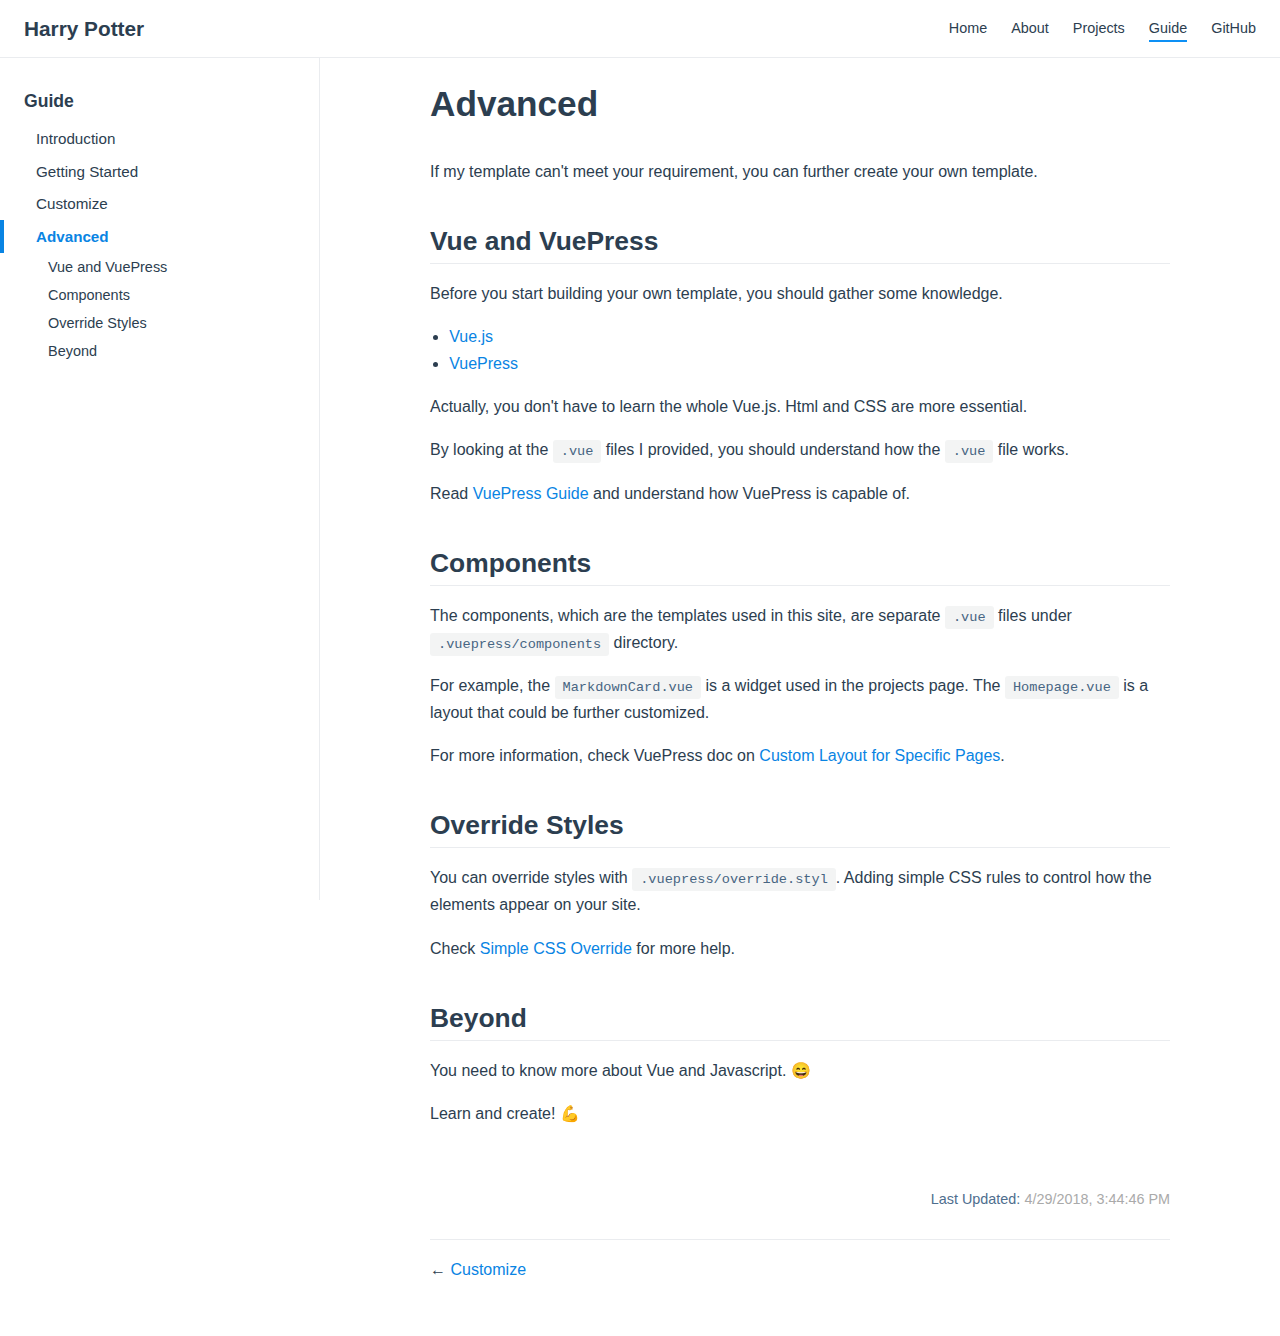
<file: guide/advanced.html>
<!DOCTYPE html>
<html lang="en-US">
  <head>
    <meta charset="utf-8">
    <meta name="viewport" content="width=device-width,initial-scale=1">
    <title>Advanced | Harry Potter</title>
    <meta name="description" content="The description of the site.">
    <link rel="icon" href="/logo.png">
    
    <link rel="preload" href="/assets/css/0.styles.489d24ff.css" as="style"><link rel="preload" href="/assets/js/app.ca5b17a1.js" as="script"><link rel="preload" href="/assets/js/2.eede31e9.js" as="script"><link rel="preload" href="/assets/js/13.15b92f90.js" as="script"><link rel="prefetch" href="/assets/js/10.23a08a59.js"><link rel="prefetch" href="/assets/js/11.86bde3cb.js"><link rel="prefetch" href="/assets/js/12.1cc61df9.js"><link rel="prefetch" href="/assets/js/14.843b30e7.js"><link rel="prefetch" href="/assets/js/15.33285863.js"><link rel="prefetch" href="/assets/js/16.cf9fee51.js"><link rel="prefetch" href="/assets/js/3.06951db2.js"><link rel="prefetch" href="/assets/js/4.9dccd740.js"><link rel="prefetch" href="/assets/js/5.54adec9b.js"><link rel="prefetch" href="/assets/js/6.67793f9c.js"><link rel="prefetch" href="/assets/js/7.44710954.js"><link rel="prefetch" href="/assets/js/8.b4c8020c.js"><link rel="prefetch" href="/assets/js/9.cc37005e.js">
    <link rel="stylesheet" href="/assets/css/0.styles.489d24ff.css">
  </head>
  <body>
    <div id="app" data-server-rendered="true"><div class="theme-container"><header class="navbar"><div class="sidebar-button"><svg xmlns="http://www.w3.org/2000/svg" aria-hidden="true" role="img" viewBox="0 0 448 512" class="icon"><path fill="currentColor" d="M436 124H12c-6.627 0-12-5.373-12-12V80c0-6.627 5.373-12 12-12h424c6.627 0 12 5.373 12 12v32c0 6.627-5.373 12-12 12zm0 160H12c-6.627 0-12-5.373-12-12v-32c0-6.627 5.373-12 12-12h424c6.627 0 12 5.373 12 12v32c0 6.627-5.373 12-12 12zm0 160H12c-6.627 0-12-5.373-12-12v-32c0-6.627 5.373-12 12-12h424c6.627 0 12 5.373 12 12v32c0 6.627-5.373 12-12 12z"></path></svg></div> <a href="/" class="home-link router-link-active"><!----> <span class="site-name">Harry Potter</span></a> <div class="links"><!----> <nav class="nav-links can-hide"><div class="nav-item"><a href="/" class="nav-link">Home</a></div><div class="nav-item"><a href="/about/" class="nav-link">About</a></div><div class="nav-item"><a href="/projects/" class="nav-link">Projects</a></div><div class="nav-item"><a href="/guide/" class="nav-link router-link-active">Guide</a></div><div class="nav-item"><a href="https://github.com/mtobeiyf/vuepress-homepage" target="_blank" rel="noopener noreferrer" class="nav-link external">
  GitHub
  <svg xmlns="http://www.w3.org/2000/svg" aria-hidden="true" x="0px" y="0px" viewBox="0 0 100 100" width="15" height="15" class="icon outbound"><path fill="currentColor" d="M18.8,85.1h56l0,0c2.2,0,4-1.8,4-4v-32h-8v28h-48v-48h28v-8h-32l0,0c-2.2,0-4,1.8-4,4v56C14.8,83.3,16.6,85.1,18.8,85.1z"></path> <polygon fill="currentColor" points="45.7,48.7 51.3,54.3 77.2,28.5 77.2,37.2 85.2,37.2 85.2,14.9 62.8,14.9 62.8,22.9 71.5,22.9"></polygon></svg></a></div> <!----></nav></div></header> <div class="sidebar-mask"></div> <aside class="sidebar"><nav class="nav-links"><div class="nav-item"><a href="/" class="nav-link">Home</a></div><div class="nav-item"><a href="/about/" class="nav-link">About</a></div><div class="nav-item"><a href="/projects/" class="nav-link">Projects</a></div><div class="nav-item"><a href="/guide/" class="nav-link router-link-active">Guide</a></div><div class="nav-item"><a href="https://github.com/mtobeiyf/vuepress-homepage" target="_blank" rel="noopener noreferrer" class="nav-link external">
  GitHub
  <svg xmlns="http://www.w3.org/2000/svg" aria-hidden="true" x="0px" y="0px" viewBox="0 0 100 100" width="15" height="15" class="icon outbound"><path fill="currentColor" d="M18.8,85.1h56l0,0c2.2,0,4-1.8,4-4v-32h-8v28h-48v-48h28v-8h-32l0,0c-2.2,0-4,1.8-4,4v56C14.8,83.3,16.6,85.1,18.8,85.1z"></path> <polygon fill="currentColor" points="45.7,48.7 51.3,54.3 77.2,28.5 77.2,37.2 85.2,37.2 85.2,14.9 62.8,14.9 62.8,22.9 71.5,22.9"></polygon></svg></a></div> <!----></nav>  <ul class="sidebar-links"><li><section class="sidebar-group depth-0"><p class="sidebar-heading open"><span>Guide</span> <!----></p> <ul class="sidebar-links sidebar-group-items"><li><a href="/guide/" class="sidebar-link">Introduction</a></li><li><a href="/guide/getting-started.html" class="sidebar-link">Getting Started</a></li><li><a href="/guide/customize.html" class="sidebar-link">Customize</a></li><li><a href="/guide/advanced.html" class="active sidebar-link">Advanced</a><ul class="sidebar-sub-headers"><li class="sidebar-sub-header"><a href="/guide/advanced.html#vue-and-vuepress" class="sidebar-link">Vue and VuePress</a></li><li class="sidebar-sub-header"><a href="/guide/advanced.html#components" class="sidebar-link">Components</a></li><li class="sidebar-sub-header"><a href="/guide/advanced.html#override-styles" class="sidebar-link">Override Styles</a></li><li class="sidebar-sub-header"><a href="/guide/advanced.html#beyond" class="sidebar-link">Beyond</a></li></ul></li></ul></section></li></ul> </aside> <main class="page"> <div class="theme-default-content content__default"><h1 id="advanced">Advanced</h1> <p>If my template can't meet your requirement, you can further create your own template.</p> <h2 id="vue-and-vuepress">Vue and VuePress</h2> <p>Before you start building your own template, you should gather some knowledge.</p> <ul><li><a href="https://vuejs.org/" target="_blank" rel="noopener noreferrer">Vue.js<svg xmlns="http://www.w3.org/2000/svg" aria-hidden="true" x="0px" y="0px" viewBox="0 0 100 100" width="15" height="15" class="icon outbound"><path fill="currentColor" d="M18.8,85.1h56l0,0c2.2,0,4-1.8,4-4v-32h-8v28h-48v-48h28v-8h-32l0,0c-2.2,0-4,1.8-4,4v56C14.8,83.3,16.6,85.1,18.8,85.1z"></path> <polygon fill="currentColor" points="45.7,48.7 51.3,54.3 77.2,28.5 77.2,37.2 85.2,37.2 85.2,14.9 62.8,14.9 62.8,22.9 71.5,22.9"></polygon></svg></a></li> <li><a href="https://vuepress.vuejs.org/" target="_blank" rel="noopener noreferrer">VuePress<svg xmlns="http://www.w3.org/2000/svg" aria-hidden="true" x="0px" y="0px" viewBox="0 0 100 100" width="15" height="15" class="icon outbound"><path fill="currentColor" d="M18.8,85.1h56l0,0c2.2,0,4-1.8,4-4v-32h-8v28h-48v-48h28v-8h-32l0,0c-2.2,0-4,1.8-4,4v56C14.8,83.3,16.6,85.1,18.8,85.1z"></path> <polygon fill="currentColor" points="45.7,48.7 51.3,54.3 77.2,28.5 77.2,37.2 85.2,37.2 85.2,14.9 62.8,14.9 62.8,22.9 71.5,22.9"></polygon></svg></a></li></ul> <p>Actually, you don't have to learn the whole Vue.js. Html and CSS are more essential.</p> <p>By looking at the <code>.vue</code> files I provided, you should understand how the <code>.vue</code> file works.</p> <p>Read <a href="https://vuepress.vuejs.org/guide/" target="_blank" rel="noopener noreferrer">VuePress Guide<svg xmlns="http://www.w3.org/2000/svg" aria-hidden="true" x="0px" y="0px" viewBox="0 0 100 100" width="15" height="15" class="icon outbound"><path fill="currentColor" d="M18.8,85.1h56l0,0c2.2,0,4-1.8,4-4v-32h-8v28h-48v-48h28v-8h-32l0,0c-2.2,0-4,1.8-4,4v56C14.8,83.3,16.6,85.1,18.8,85.1z"></path> <polygon fill="currentColor" points="45.7,48.7 51.3,54.3 77.2,28.5 77.2,37.2 85.2,37.2 85.2,14.9 62.8,14.9 62.8,22.9 71.5,22.9"></polygon></svg></a> and understand how VuePress is capable of.</p> <h2 id="components">Components</h2> <p>The components, which are the templates used in this site, are separate <code>.vue</code> files under <code>.vuepress/components</code> directory.</p> <p>For example, the <code>MarkdownCard.vue</code> is a widget used in the projects page. The <code>Homepage.vue</code> is a layout that could be further customized.</p> <p>For more information, check VuePress doc on <a href="https://vuepress.vuejs.org/default-theme-config/#custom-layout-for-specific-pages" target="_blank" rel="noopener noreferrer">Custom Layout for Specific Pages<svg xmlns="http://www.w3.org/2000/svg" aria-hidden="true" x="0px" y="0px" viewBox="0 0 100 100" width="15" height="15" class="icon outbound"><path fill="currentColor" d="M18.8,85.1h56l0,0c2.2,0,4-1.8,4-4v-32h-8v28h-48v-48h28v-8h-32l0,0c-2.2,0-4,1.8-4,4v56C14.8,83.3,16.6,85.1,18.8,85.1z"></path> <polygon fill="currentColor" points="45.7,48.7 51.3,54.3 77.2,28.5 77.2,37.2 85.2,37.2 85.2,14.9 62.8,14.9 62.8,22.9 71.5,22.9"></polygon></svg></a>.</p> <h2 id="override-styles">Override Styles</h2> <p>You can override styles with <code>.vuepress/override.styl</code>. Adding simple CSS rules to control how the elements appear on your site.</p> <p>Check <a href="https://vuepress.vuejs.org/default-theme-config/#simple-css-override" target="_blank" rel="noopener noreferrer">Simple CSS Override<svg xmlns="http://www.w3.org/2000/svg" aria-hidden="true" x="0px" y="0px" viewBox="0 0 100 100" width="15" height="15" class="icon outbound"><path fill="currentColor" d="M18.8,85.1h56l0,0c2.2,0,4-1.8,4-4v-32h-8v28h-48v-48h28v-8h-32l0,0c-2.2,0-4,1.8-4,4v56C14.8,83.3,16.6,85.1,18.8,85.1z"></path> <polygon fill="currentColor" points="45.7,48.7 51.3,54.3 77.2,28.5 77.2,37.2 85.2,37.2 85.2,14.9 62.8,14.9 62.8,22.9 71.5,22.9"></polygon></svg></a> for more help.</p> <h2 id="beyond">Beyond</h2> <p>You need to know more about Vue and Javascript. 😄</p> <p>Learn and create! 💪</p></div> <footer class="page-edit"><!----> <div class="last-updated"><span class="prefix">Last Updated:</span> <span class="time">4/29/2018, 3:44:46 PM</span></div></footer> <div class="page-nav"><p class="inner"><span class="prev">
      ←
      <a href="/guide/customize.html" class="prev">Customize</a></span> <!----></p></div> </main></div><div class="global-ui"></div></div>
    <script src="/assets/js/app.ca5b17a1.js" defer></script><script src="/assets/js/2.eede31e9.js" defer></script><script src="/assets/js/13.15b92f90.js" defer></script>
  </body>
</html>
</file>
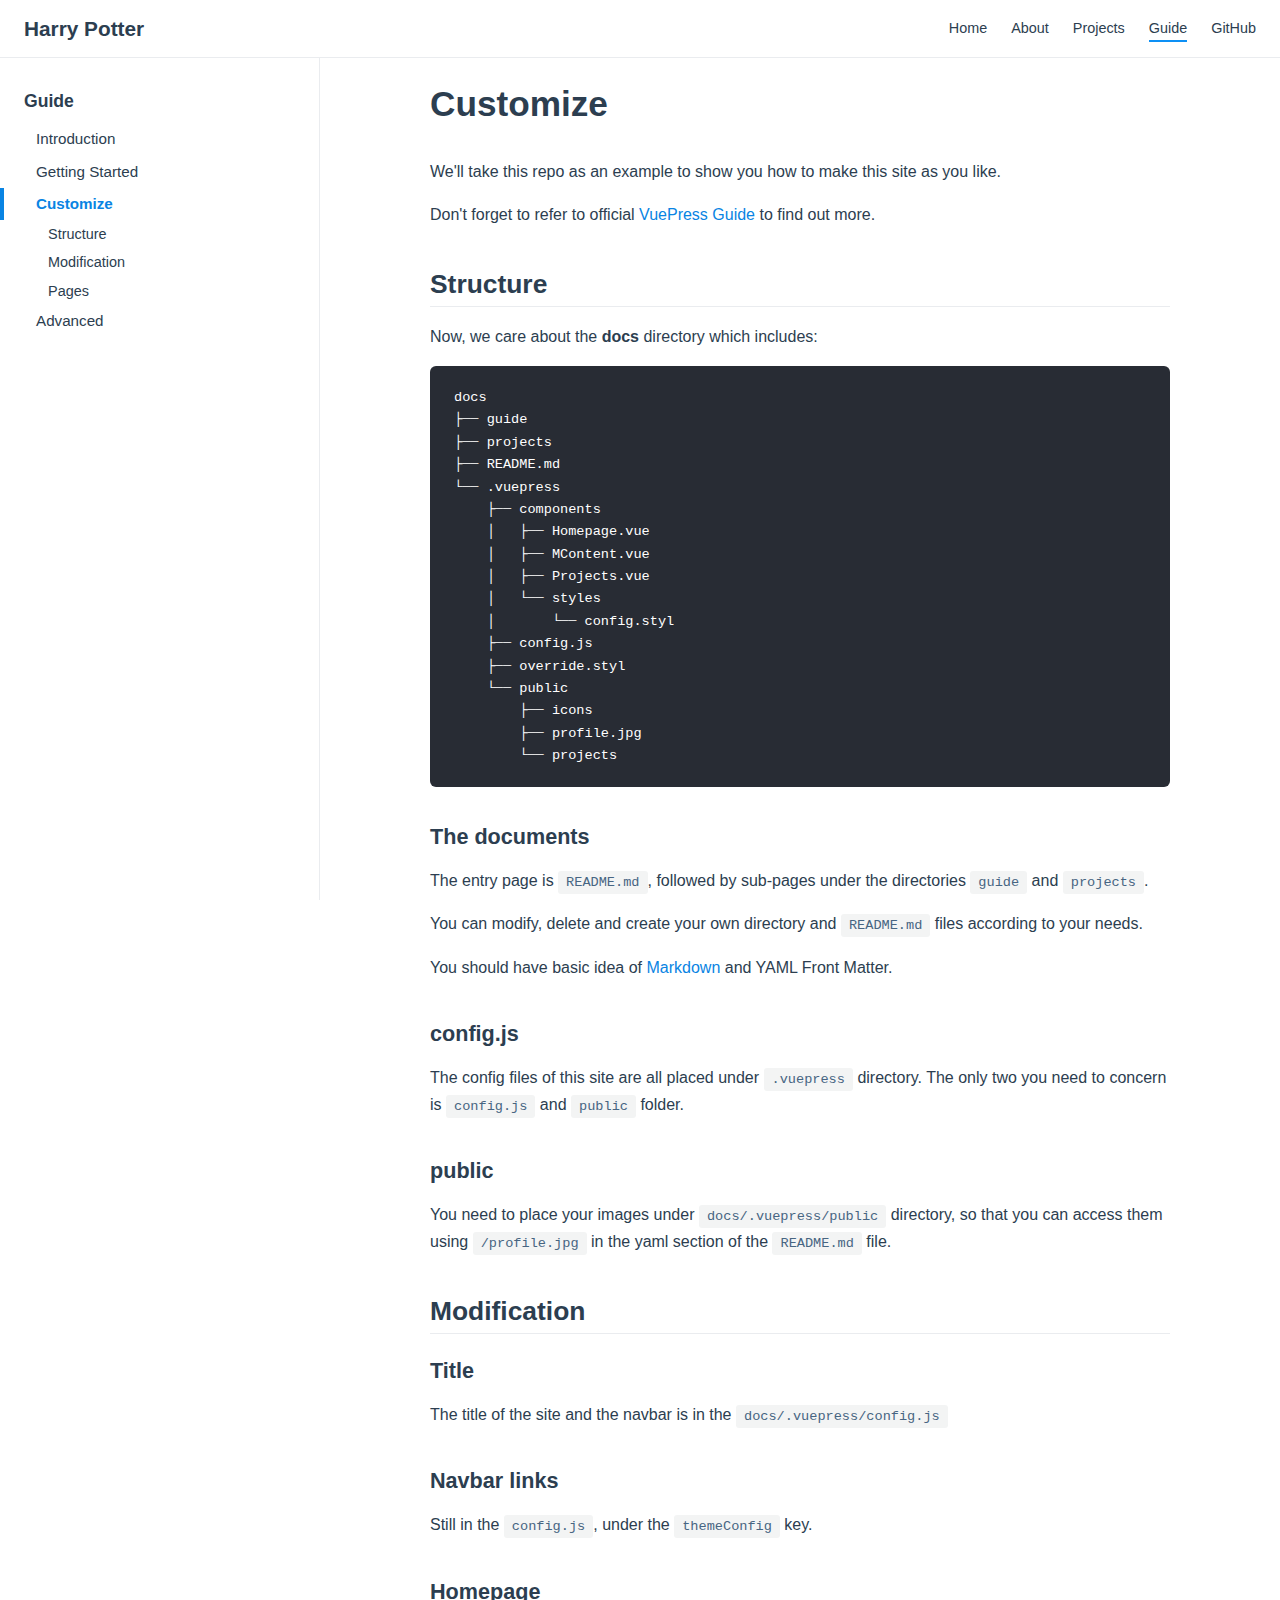
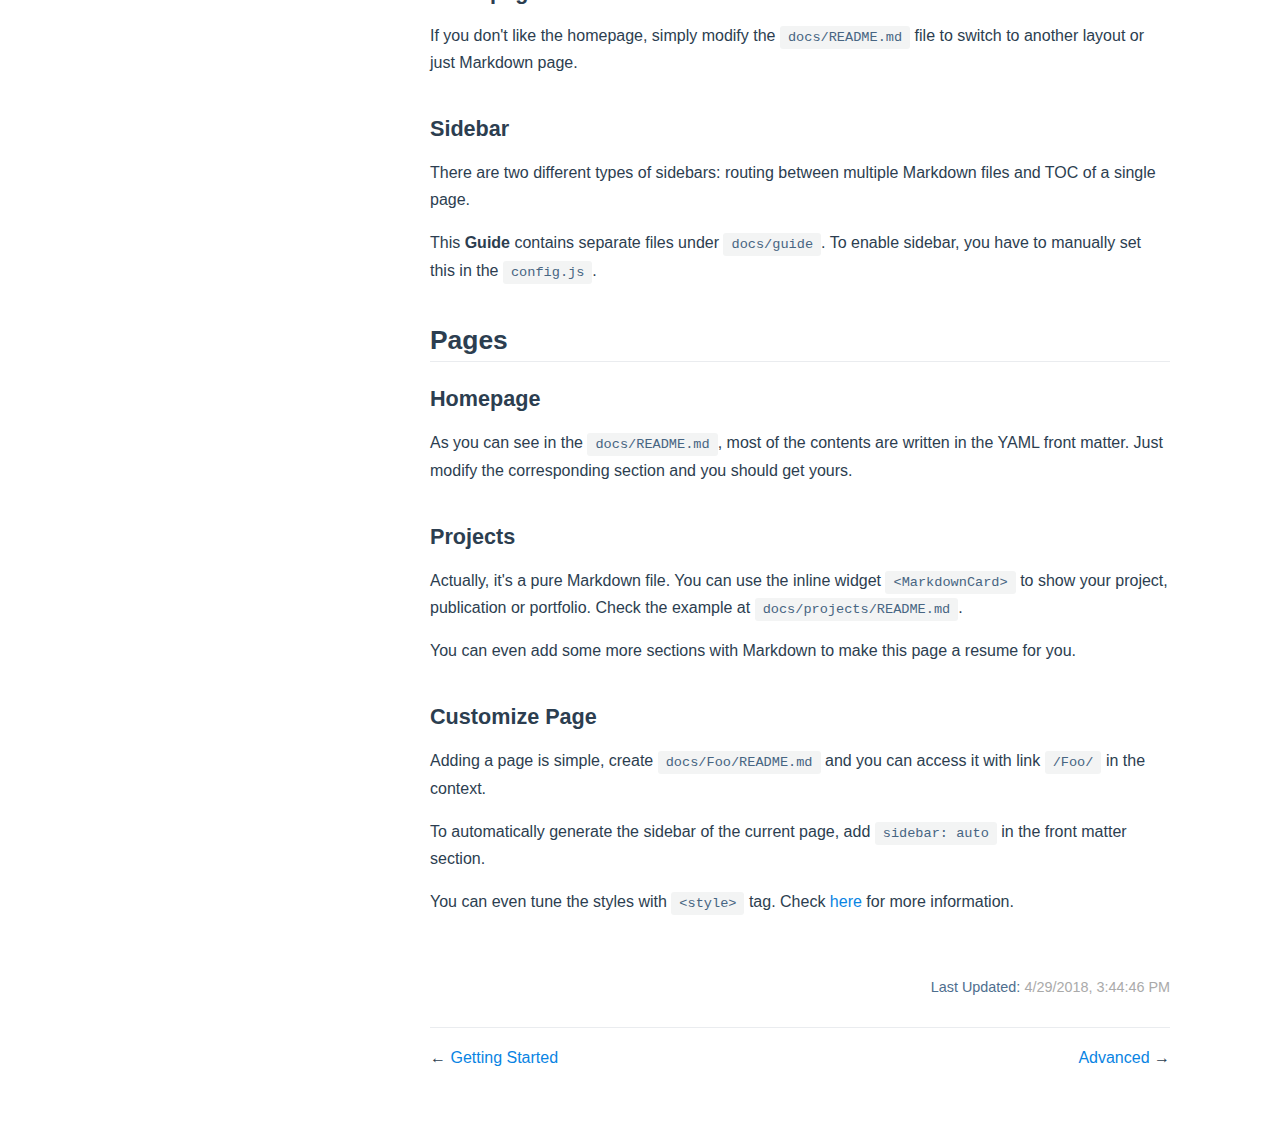
<file: guide/customize.html>
<!DOCTYPE html>
<html lang="en-US">
  <head>
    <meta charset="utf-8">
    <meta name="viewport" content="width=device-width,initial-scale=1">
    <title>Customize | Harry Potter</title>
    <meta name="description" content="The description of the site.">
    <link rel="icon" href="/logo.png">
    
    <link rel="preload" href="/assets/css/0.styles.489d24ff.css" as="style"><link rel="preload" href="/assets/js/app.ca5b17a1.js" as="script"><link rel="preload" href="/assets/js/2.eede31e9.js" as="script"><link rel="preload" href="/assets/js/14.843b30e7.js" as="script"><link rel="prefetch" href="/assets/js/10.23a08a59.js"><link rel="prefetch" href="/assets/js/11.86bde3cb.js"><link rel="prefetch" href="/assets/js/12.1cc61df9.js"><link rel="prefetch" href="/assets/js/13.15b92f90.js"><link rel="prefetch" href="/assets/js/15.33285863.js"><link rel="prefetch" href="/assets/js/16.cf9fee51.js"><link rel="prefetch" href="/assets/js/3.06951db2.js"><link rel="prefetch" href="/assets/js/4.9dccd740.js"><link rel="prefetch" href="/assets/js/5.54adec9b.js"><link rel="prefetch" href="/assets/js/6.67793f9c.js"><link rel="prefetch" href="/assets/js/7.44710954.js"><link rel="prefetch" href="/assets/js/8.b4c8020c.js"><link rel="prefetch" href="/assets/js/9.cc37005e.js">
    <link rel="stylesheet" href="/assets/css/0.styles.489d24ff.css">
  </head>
  <body>
    <div id="app" data-server-rendered="true"><div class="theme-container"><header class="navbar"><div class="sidebar-button"><svg xmlns="http://www.w3.org/2000/svg" aria-hidden="true" role="img" viewBox="0 0 448 512" class="icon"><path fill="currentColor" d="M436 124H12c-6.627 0-12-5.373-12-12V80c0-6.627 5.373-12 12-12h424c6.627 0 12 5.373 12 12v32c0 6.627-5.373 12-12 12zm0 160H12c-6.627 0-12-5.373-12-12v-32c0-6.627 5.373-12 12-12h424c6.627 0 12 5.373 12 12v32c0 6.627-5.373 12-12 12zm0 160H12c-6.627 0-12-5.373-12-12v-32c0-6.627 5.373-12 12-12h424c6.627 0 12 5.373 12 12v32c0 6.627-5.373 12-12 12z"></path></svg></div> <a href="/" class="home-link router-link-active"><!----> <span class="site-name">Harry Potter</span></a> <div class="links"><!----> <nav class="nav-links can-hide"><div class="nav-item"><a href="/" class="nav-link">Home</a></div><div class="nav-item"><a href="/about/" class="nav-link">About</a></div><div class="nav-item"><a href="/projects/" class="nav-link">Projects</a></div><div class="nav-item"><a href="/guide/" class="nav-link router-link-active">Guide</a></div><div class="nav-item"><a href="https://github.com/mtobeiyf/vuepress-homepage" target="_blank" rel="noopener noreferrer" class="nav-link external">
  GitHub
  <svg xmlns="http://www.w3.org/2000/svg" aria-hidden="true" x="0px" y="0px" viewBox="0 0 100 100" width="15" height="15" class="icon outbound"><path fill="currentColor" d="M18.8,85.1h56l0,0c2.2,0,4-1.8,4-4v-32h-8v28h-48v-48h28v-8h-32l0,0c-2.2,0-4,1.8-4,4v56C14.8,83.3,16.6,85.1,18.8,85.1z"></path> <polygon fill="currentColor" points="45.7,48.7 51.3,54.3 77.2,28.5 77.2,37.2 85.2,37.2 85.2,14.9 62.8,14.9 62.8,22.9 71.5,22.9"></polygon></svg></a></div> <!----></nav></div></header> <div class="sidebar-mask"></div> <aside class="sidebar"><nav class="nav-links"><div class="nav-item"><a href="/" class="nav-link">Home</a></div><div class="nav-item"><a href="/about/" class="nav-link">About</a></div><div class="nav-item"><a href="/projects/" class="nav-link">Projects</a></div><div class="nav-item"><a href="/guide/" class="nav-link router-link-active">Guide</a></div><div class="nav-item"><a href="https://github.com/mtobeiyf/vuepress-homepage" target="_blank" rel="noopener noreferrer" class="nav-link external">
  GitHub
  <svg xmlns="http://www.w3.org/2000/svg" aria-hidden="true" x="0px" y="0px" viewBox="0 0 100 100" width="15" height="15" class="icon outbound"><path fill="currentColor" d="M18.8,85.1h56l0,0c2.2,0,4-1.8,4-4v-32h-8v28h-48v-48h28v-8h-32l0,0c-2.2,0-4,1.8-4,4v56C14.8,83.3,16.6,85.1,18.8,85.1z"></path> <polygon fill="currentColor" points="45.7,48.7 51.3,54.3 77.2,28.5 77.2,37.2 85.2,37.2 85.2,14.9 62.8,14.9 62.8,22.9 71.5,22.9"></polygon></svg></a></div> <!----></nav>  <ul class="sidebar-links"><li><section class="sidebar-group depth-0"><p class="sidebar-heading open"><span>Guide</span> <!----></p> <ul class="sidebar-links sidebar-group-items"><li><a href="/guide/" class="sidebar-link">Introduction</a></li><li><a href="/guide/getting-started.html" class="sidebar-link">Getting Started</a></li><li><a href="/guide/customize.html" class="active sidebar-link">Customize</a><ul class="sidebar-sub-headers"><li class="sidebar-sub-header"><a href="/guide/customize.html#structure" class="sidebar-link">Structure</a></li><li class="sidebar-sub-header"><a href="/guide/customize.html#modification" class="sidebar-link">Modification</a></li><li class="sidebar-sub-header"><a href="/guide/customize.html#pages" class="sidebar-link">Pages</a></li></ul></li><li><a href="/guide/advanced.html" class="sidebar-link">Advanced</a></li></ul></section></li></ul> </aside> <main class="page"> <div class="theme-default-content content__default"><h1 id="customize">Customize</h1> <p>We'll take this repo as an example to show you how to make this site as you like.</p> <p>Don't forget to refer to official <a href="https://vuepress.vuejs.org/guide/" target="_blank" rel="noopener noreferrer">VuePress Guide<svg xmlns="http://www.w3.org/2000/svg" aria-hidden="true" x="0px" y="0px" viewBox="0 0 100 100" width="15" height="15" class="icon outbound"><path fill="currentColor" d="M18.8,85.1h56l0,0c2.2,0,4-1.8,4-4v-32h-8v28h-48v-48h28v-8h-32l0,0c-2.2,0-4,1.8-4,4v56C14.8,83.3,16.6,85.1,18.8,85.1z"></path> <polygon fill="currentColor" points="45.7,48.7 51.3,54.3 77.2,28.5 77.2,37.2 85.2,37.2 85.2,14.9 62.8,14.9 62.8,22.9 71.5,22.9"></polygon></svg></a> to find out more.</p> <h2 id="structure">Structure</h2> <p>Now, we care about the <strong>docs</strong> directory which includes:</p> <div class="language- extra-class"><pre class="language-text"><code>docs
├── guide
├── projects
├── README.md
└── .vuepress
    ├── components
    │   ├── Homepage.vue
    │   ├── MContent.vue
    │   ├── Projects.vue
    │   └── styles
    │       └── config.styl
    ├── config.js
    ├── override.styl
    └── public
        ├── icons
        ├── profile.jpg
        └── projects
</code></pre></div><h3 id="the-documents">The documents</h3> <p>The entry page is <code>README.md</code>, followed by sub-pages under the directories <code>guide</code> and <code>projects</code>.</p> <p>You can modify, delete and create your own directory and <code>README.md</code> files according to your needs.</p> <p>You should have basic idea of <a href="https://guides.github.com/features/mastering-markdown/" target="_blank" rel="noopener noreferrer">Markdown<svg xmlns="http://www.w3.org/2000/svg" aria-hidden="true" x="0px" y="0px" viewBox="0 0 100 100" width="15" height="15" class="icon outbound"><path fill="currentColor" d="M18.8,85.1h56l0,0c2.2,0,4-1.8,4-4v-32h-8v28h-48v-48h28v-8h-32l0,0c-2.2,0-4,1.8-4,4v56C14.8,83.3,16.6,85.1,18.8,85.1z"></path> <polygon fill="currentColor" points="45.7,48.7 51.3,54.3 77.2,28.5 77.2,37.2 85.2,37.2 85.2,14.9 62.8,14.9 62.8,22.9 71.5,22.9"></polygon></svg></a> and YAML Front Matter.</p> <h3 id="config-js">config.js</h3> <p>The config files of this site are all placed under <code>.vuepress</code> directory. The only two you need to concern is <code>config.js</code> and <code>public</code> folder.</p> <h3 id="public">public</h3> <p>You need to place your images under <code>docs/.vuepress/public</code> directory, so that you can access them using <code>/profile.jpg</code> in the yaml section of the <code>README.md</code> file.</p> <h2 id="modification">Modification</h2> <h3 id="title">Title</h3> <p>The title of the site and the navbar is in the <code>docs/.vuepress/config.js</code></p> <h3 id="navbar-links">Navbar links</h3> <p>Still in the <code>config.js</code>, under the <code>themeConfig</code> key.</p> <h3 id="homepage">Homepage</h3> <p>If you don't like the homepage, simply modify the <code>docs/README.md</code> file to switch to another layout or just Markdown page.</p> <h3 id="sidebar">Sidebar</h3> <p>There are two different types of sidebars: routing between multiple Markdown files and TOC of a single page.</p> <p>This <strong>Guide</strong> contains separate files under <code>docs/guide</code>. To enable sidebar, you have to manually set this in the <code>config.js</code>.</p> <h2 id="pages">Pages</h2> <h3 id="homepage-2">Homepage</h3> <p>As you can see in the <code>docs/README.md</code>, most of the contents are written in the YAML front matter. Just modify the corresponding section and you should get yours.</p> <h3 id="projects">Projects</h3> <p>Actually, it's a pure Markdown file. You can use the inline widget <code>&lt;MarkdownCard&gt;</code> to show your project, publication or portfolio. Check the example at <code>docs/projects/README.md</code>.</p> <p>You can even add some more sections with Markdown to make this page a resume for you.</p> <h3 id="customize-page">Customize Page</h3> <p>Adding a page is simple, create <code>docs/Foo/README.md</code> and you can access it with link <code>/Foo/</code> in the context.</p> <p>To automatically generate the sidebar of the current page, add <code>sidebar: auto</code> in the front matter section.</p> <p>You can even tune the styles with <code>&lt;style&gt;</code> tag. Check <a href="https://vuepress.vuejs.org/guide/using-vue.html#using-pre-processors" target="_blank" rel="noopener noreferrer">here<svg xmlns="http://www.w3.org/2000/svg" aria-hidden="true" x="0px" y="0px" viewBox="0 0 100 100" width="15" height="15" class="icon outbound"><path fill="currentColor" d="M18.8,85.1h56l0,0c2.2,0,4-1.8,4-4v-32h-8v28h-48v-48h28v-8h-32l0,0c-2.2,0-4,1.8-4,4v56C14.8,83.3,16.6,85.1,18.8,85.1z"></path> <polygon fill="currentColor" points="45.7,48.7 51.3,54.3 77.2,28.5 77.2,37.2 85.2,37.2 85.2,14.9 62.8,14.9 62.8,22.9 71.5,22.9"></polygon></svg></a> for more information.</p></div> <footer class="page-edit"><!----> <div class="last-updated"><span class="prefix">Last Updated:</span> <span class="time">4/29/2018, 3:44:46 PM</span></div></footer> <div class="page-nav"><p class="inner"><span class="prev">
      ←
      <a href="/guide/getting-started.html" class="prev">Getting Started</a></span> <span class="next"><a href="/guide/advanced.html">Advanced</a>
      →
    </span></p></div> </main></div><div class="global-ui"></div></div>
    <script src="/assets/js/app.ca5b17a1.js" defer></script><script src="/assets/js/2.eede31e9.js" defer></script><script src="/assets/js/14.843b30e7.js" defer></script>
  </body>
</html>
</file>
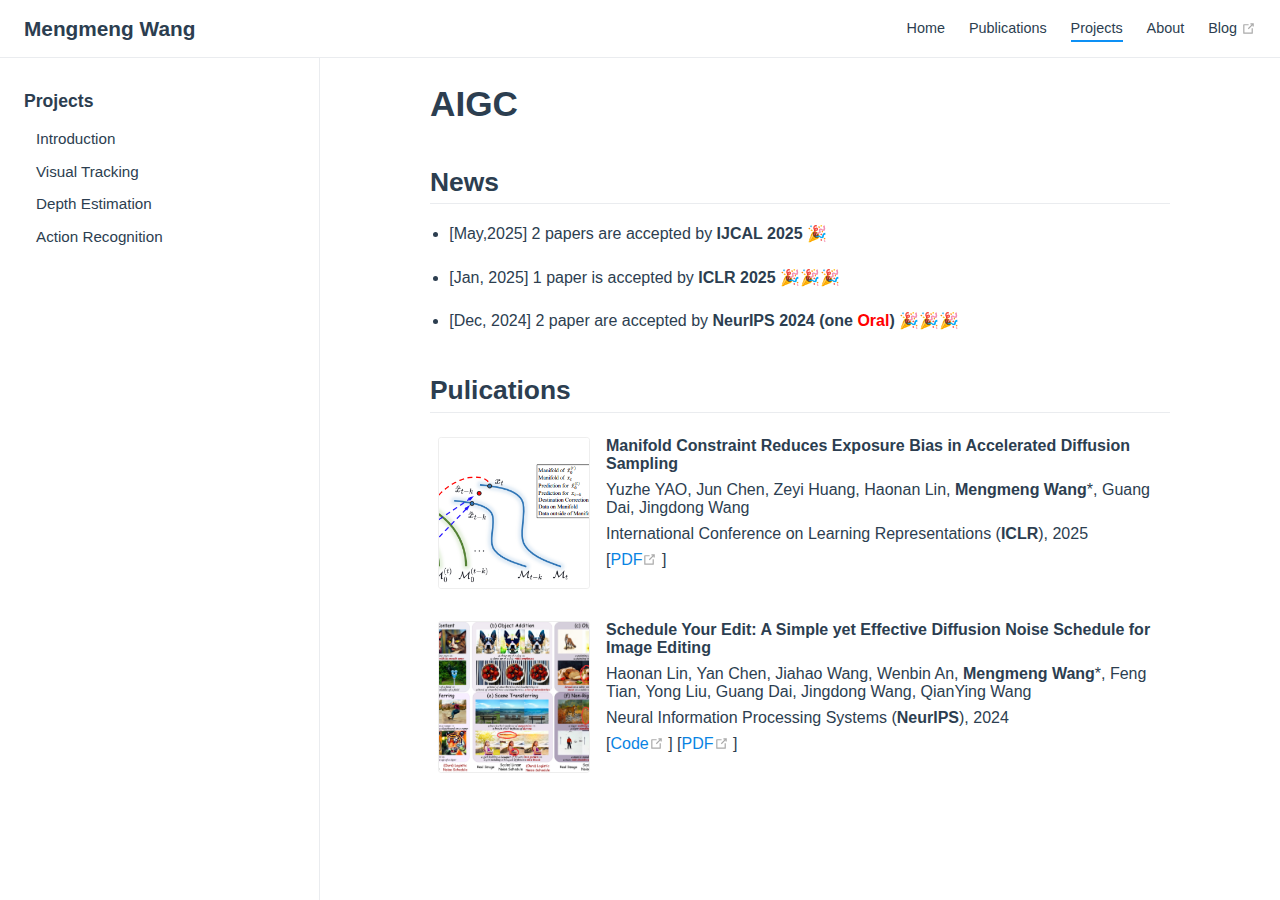
<file: projects/aigc.html>
<!DOCTYPE html>
<html lang="en-US">
  <head>
    <meta charset="utf-8">
    <meta name="viewport" content="width=device-width,initial-scale=1">
    <title>AIGC | Mengmeng Wang</title>
    <meta name="generator" content="VuePress 1.9.10">
    <link rel="icon" href="/logo.png">
    <meta name="description" content="The description of the site.">
    
    <link rel="preload" href="/assets/css/0.styles.1a157b84.css" as="style"><link rel="preload" href="/assets/js/app.e2ec6af9.js" as="script"><link rel="preload" href="/assets/js/2.17befcb1.js" as="script"><link rel="preload" href="/assets/js/1.4fc49fe1.js" as="script"><link rel="preload" href="/assets/js/31.a7bc0e5c.js" as="script"><link rel="preload" href="/assets/js/21.0ee99fce.js" as="script"><link rel="prefetch" href="/assets/js/10.6fac66c2.js"><link rel="prefetch" href="/assets/js/11.853abdab.js"><link rel="prefetch" href="/assets/js/12.1c83fcb7.js"><link rel="prefetch" href="/assets/js/13.67952611.js"><link rel="prefetch" href="/assets/js/14.cffeb6ce.js"><link rel="prefetch" href="/assets/js/15.e004d45f.js"><link rel="prefetch" href="/assets/js/16.58a5b5fd.js"><link rel="prefetch" href="/assets/js/17.a2775924.js"><link rel="prefetch" href="/assets/js/18.2de3d8f0.js"><link rel="prefetch" href="/assets/js/19.fbd5f1db.js"><link rel="prefetch" href="/assets/js/20.7f3ae6da.js"><link rel="prefetch" href="/assets/js/22.cfe869c1.js"><link rel="prefetch" href="/assets/js/23.9b2e3461.js"><link rel="prefetch" href="/assets/js/24.46ff300b.js"><link rel="prefetch" href="/assets/js/25.7c80ff74.js"><link rel="prefetch" href="/assets/js/26.95522e73.js"><link rel="prefetch" href="/assets/js/27.51049fe1.js"><link rel="prefetch" href="/assets/js/28.febdde31.js"><link rel="prefetch" href="/assets/js/29.e0c40bbf.js"><link rel="prefetch" href="/assets/js/3.4563d256.js"><link rel="prefetch" href="/assets/js/30.91be8d38.js"><link rel="prefetch" href="/assets/js/32.fb42f874.js"><link rel="prefetch" href="/assets/js/33.38329d73.js"><link rel="prefetch" href="/assets/js/4.c15fd794.js"><link rel="prefetch" href="/assets/js/5.f8d772f8.js"><link rel="prefetch" href="/assets/js/6.c32ccf62.js"><link rel="prefetch" href="/assets/js/7.9372364e.js"><link rel="prefetch" href="/assets/js/vendors~docsearch.11055bee.js">
    <link rel="stylesheet" href="/assets/css/0.styles.1a157b84.css">
  </head>
  <body>
    <div id="app" data-server-rendered="true"><div class="theme-container"><header class="navbar"><div class="sidebar-button"><svg xmlns="http://www.w3.org/2000/svg" aria-hidden="true" role="img" viewBox="0 0 448 512" class="icon"><path fill="currentColor" d="M436 124H12c-6.627 0-12-5.373-12-12V80c0-6.627 5.373-12 12-12h424c6.627 0 12 5.373 12 12v32c0 6.627-5.373 12-12 12zm0 160H12c-6.627 0-12-5.373-12-12v-32c0-6.627 5.373-12 12-12h424c6.627 0 12 5.373 12 12v32c0 6.627-5.373 12-12 12zm0 160H12c-6.627 0-12-5.373-12-12v-32c0-6.627 5.373-12 12-12h424c6.627 0 12 5.373 12 12v32c0 6.627-5.373 12-12 12z"></path></svg></div> <a href="/" class="home-link router-link-active"><!----> <span class="site-name">Mengmeng Wang</span></a> <div class="links"><!----> <nav class="nav-links can-hide"><div class="nav-item"><a href="/" class="nav-link">
  Home
</a></div><div class="nav-item"><a href="/publications/" class="nav-link">
  Publications
</a></div><div class="nav-item"><a href="/projects/" class="nav-link router-link-active">
  Projects
</a></div><div class="nav-item"><a href="/about/" class="nav-link">
  About
</a></div><div class="nav-item"><a href="https://www.zhihu.com/column/visual-tracking" target="_blank" rel="noopener noreferrer" class="nav-link external">
  Blog
  <span><svg xmlns="http://www.w3.org/2000/svg" aria-hidden="true" focusable="false" x="0px" y="0px" viewBox="0 0 100 100" width="15" height="15" class="icon outbound"><path fill="currentColor" d="M18.8,85.1h56l0,0c2.2,0,4-1.8,4-4v-32h-8v28h-48v-48h28v-8h-32l0,0c-2.2,0-4,1.8-4,4v56C14.8,83.3,16.6,85.1,18.8,85.1z"></path> <polygon fill="currentColor" points="45.7,48.7 51.3,54.3 77.2,28.5 77.2,37.2 85.2,37.2 85.2,14.9 62.8,14.9 62.8,22.9 71.5,22.9"></polygon></svg> <span class="sr-only">(opens new window)</span></span></a></div> <!----></nav></div></header> <div class="sidebar-mask"></div> <aside class="sidebar"><nav class="nav-links"><div class="nav-item"><a href="/" class="nav-link">
  Home
</a></div><div class="nav-item"><a href="/publications/" class="nav-link">
  Publications
</a></div><div class="nav-item"><a href="/projects/" class="nav-link router-link-active">
  Projects
</a></div><div class="nav-item"><a href="/about/" class="nav-link">
  About
</a></div><div class="nav-item"><a href="https://www.zhihu.com/column/visual-tracking" target="_blank" rel="noopener noreferrer" class="nav-link external">
  Blog
  <span><svg xmlns="http://www.w3.org/2000/svg" aria-hidden="true" focusable="false" x="0px" y="0px" viewBox="0 0 100 100" width="15" height="15" class="icon outbound"><path fill="currentColor" d="M18.8,85.1h56l0,0c2.2,0,4-1.8,4-4v-32h-8v28h-48v-48h28v-8h-32l0,0c-2.2,0-4,1.8-4,4v56C14.8,83.3,16.6,85.1,18.8,85.1z"></path> <polygon fill="currentColor" points="45.7,48.7 51.3,54.3 77.2,28.5 77.2,37.2 85.2,37.2 85.2,14.9 62.8,14.9 62.8,22.9 71.5,22.9"></polygon></svg> <span class="sr-only">(opens new window)</span></span></a></div> <!----></nav>  <ul class="sidebar-links"><li><section class="sidebar-group depth-0"><p class="sidebar-heading open"><span>Projects</span> <!----></p> <ul class="sidebar-links sidebar-group-items"><li><a href="/projects/" aria-current="page" class="sidebar-link">Introduction</a></li><li><a href="/projects/visual-tracking.html" class="sidebar-link">Visual Tracking</a></li><li><a href="/projects/depth-estimation.html" class="sidebar-link">Depth Estimation</a></li><li><a href="/projects/action-recognition.html" class="sidebar-link">Action Recognition</a></li></ul></section></li></ul> </aside> <main class="page"> <div class="theme-default-content content__default"><h1 id="aigc">AIGC</h1> <h2 id="news">News</h2> <ul><li><p>[May,2025] 2 papers are accepted by <strong>IJCAL 2025</strong>  🎉</p></li> <li><p>[Jan, 2025] 1 paper is accepted by <strong>ICLR 2025</strong>  🎉🎉🎉</p></li> <li><p>[Dec, 2024] 2 paper are accepted by <strong>NeurIPS 2024 (one <font color="red">Oral</font>)</strong>  🎉🎉🎉</p></li></ul> <h2 id="pulications">Pulications</h2> <div class="md-card"><div class="card-image"><img src="/projects/iclr2025.jpg" alt></div> <div class="card-content"><p><strong>Manifold Constraint Reduces Exposure Bias in Accelerated Diffusion Sampling</strong></p> <p>Yuzhe YAO, Jun Chen, Zeyi Huang, Haonan Lin, <strong>Mengmeng Wang</strong>*, Guang Dai, Jingdong Wang</p> <p>International Conference on Learning Representations (<strong>ICLR</strong>), 2025</p> <p>[<a href="https://openreview.net/pdf?id=5xmXUwDxep" target="_blank" rel="noopener noreferrer">PDF<span><svg xmlns="http://www.w3.org/2000/svg" aria-hidden="true" focusable="false" x="0px" y="0px" viewBox="0 0 100 100" width="15" height="15" class="icon outbound"><path fill="currentColor" d="M18.8,85.1h56l0,0c2.2,0,4-1.8,4-4v-32h-8v28h-48v-48h28v-8h-32l0,0c-2.2,0-4,1.8-4,4v56C14.8,83.3,16.6,85.1,18.8,85.1z"></path> <polygon fill="currentColor" points="45.7,48.7 51.3,54.3 77.2,28.5 77.2,37.2 85.2,37.2 85.2,14.9 62.8,14.9 62.8,22.9 71.5,22.9"></polygon></svg> <span class="sr-only">(opens new window)</span></span></a>]</p></div></div> <div class="md-card"><div class="card-image"><img src="/projects/neurips2024.jpg" alt></div> <div class="card-content"><p><strong>Schedule Your Edit: A Simple yet Effective Diffusion Noise Schedule for Image Editing</strong></p> <p>Haonan Lin, Yan Chen, Jiahao Wang, Wenbin An, <strong>Mengmeng Wang</strong>*, Feng Tian, Yong Liu, Guang Dai, Jingdong Wang, QianYing Wang</p> <p>Neural Information Processing Systems (<strong>NeurIPS</strong>), 2024</p> <p>[<a href="https://lonelvino.github.io/SYE/#/" target="_blank" rel="noopener noreferrer">Code<span><svg xmlns="http://www.w3.org/2000/svg" aria-hidden="true" focusable="false" x="0px" y="0px" viewBox="0 0 100 100" width="15" height="15" class="icon outbound"><path fill="currentColor" d="M18.8,85.1h56l0,0c2.2,0,4-1.8,4-4v-32h-8v28h-48v-48h28v-8h-32l0,0c-2.2,0-4,1.8-4,4v56C14.8,83.3,16.6,85.1,18.8,85.1z"></path> <polygon fill="currentColor" points="45.7,48.7 51.3,54.3 77.2,28.5 77.2,37.2 85.2,37.2 85.2,14.9 62.8,14.9 62.8,22.9 71.5,22.9"></polygon></svg> <span class="sr-only">(opens new window)</span></span></a>]  [<a href="https://openreview.net/pdf?id=Yu6cDt7q9Z" target="_blank" rel="noopener noreferrer">PDF<span><svg xmlns="http://www.w3.org/2000/svg" aria-hidden="true" focusable="false" x="0px" y="0px" viewBox="0 0 100 100" width="15" height="15" class="icon outbound"><path fill="currentColor" d="M18.8,85.1h56l0,0c2.2,0,4-1.8,4-4v-32h-8v28h-48v-48h28v-8h-32l0,0c-2.2,0-4,1.8-4,4v56C14.8,83.3,16.6,85.1,18.8,85.1z"></path> <polygon fill="currentColor" points="45.7,48.7 51.3,54.3 77.2,28.5 77.2,37.2 85.2,37.2 85.2,14.9 62.8,14.9 62.8,22.9 71.5,22.9"></polygon></svg> <span class="sr-only">(opens new window)</span></span></a>]</p></div></div></div> <footer class="page-edit"><!----> <!----></footer> <!----> </main></div><div class="global-ui"></div></div>
    <script src="/assets/js/app.e2ec6af9.js" defer></script><script src="/assets/js/2.17befcb1.js" defer></script><script src="/assets/js/1.4fc49fe1.js" defer></script><script src="/assets/js/31.a7bc0e5c.js" defer></script><script src="/assets/js/21.0ee99fce.js" defer></script>
  </body>
</html>
</file>
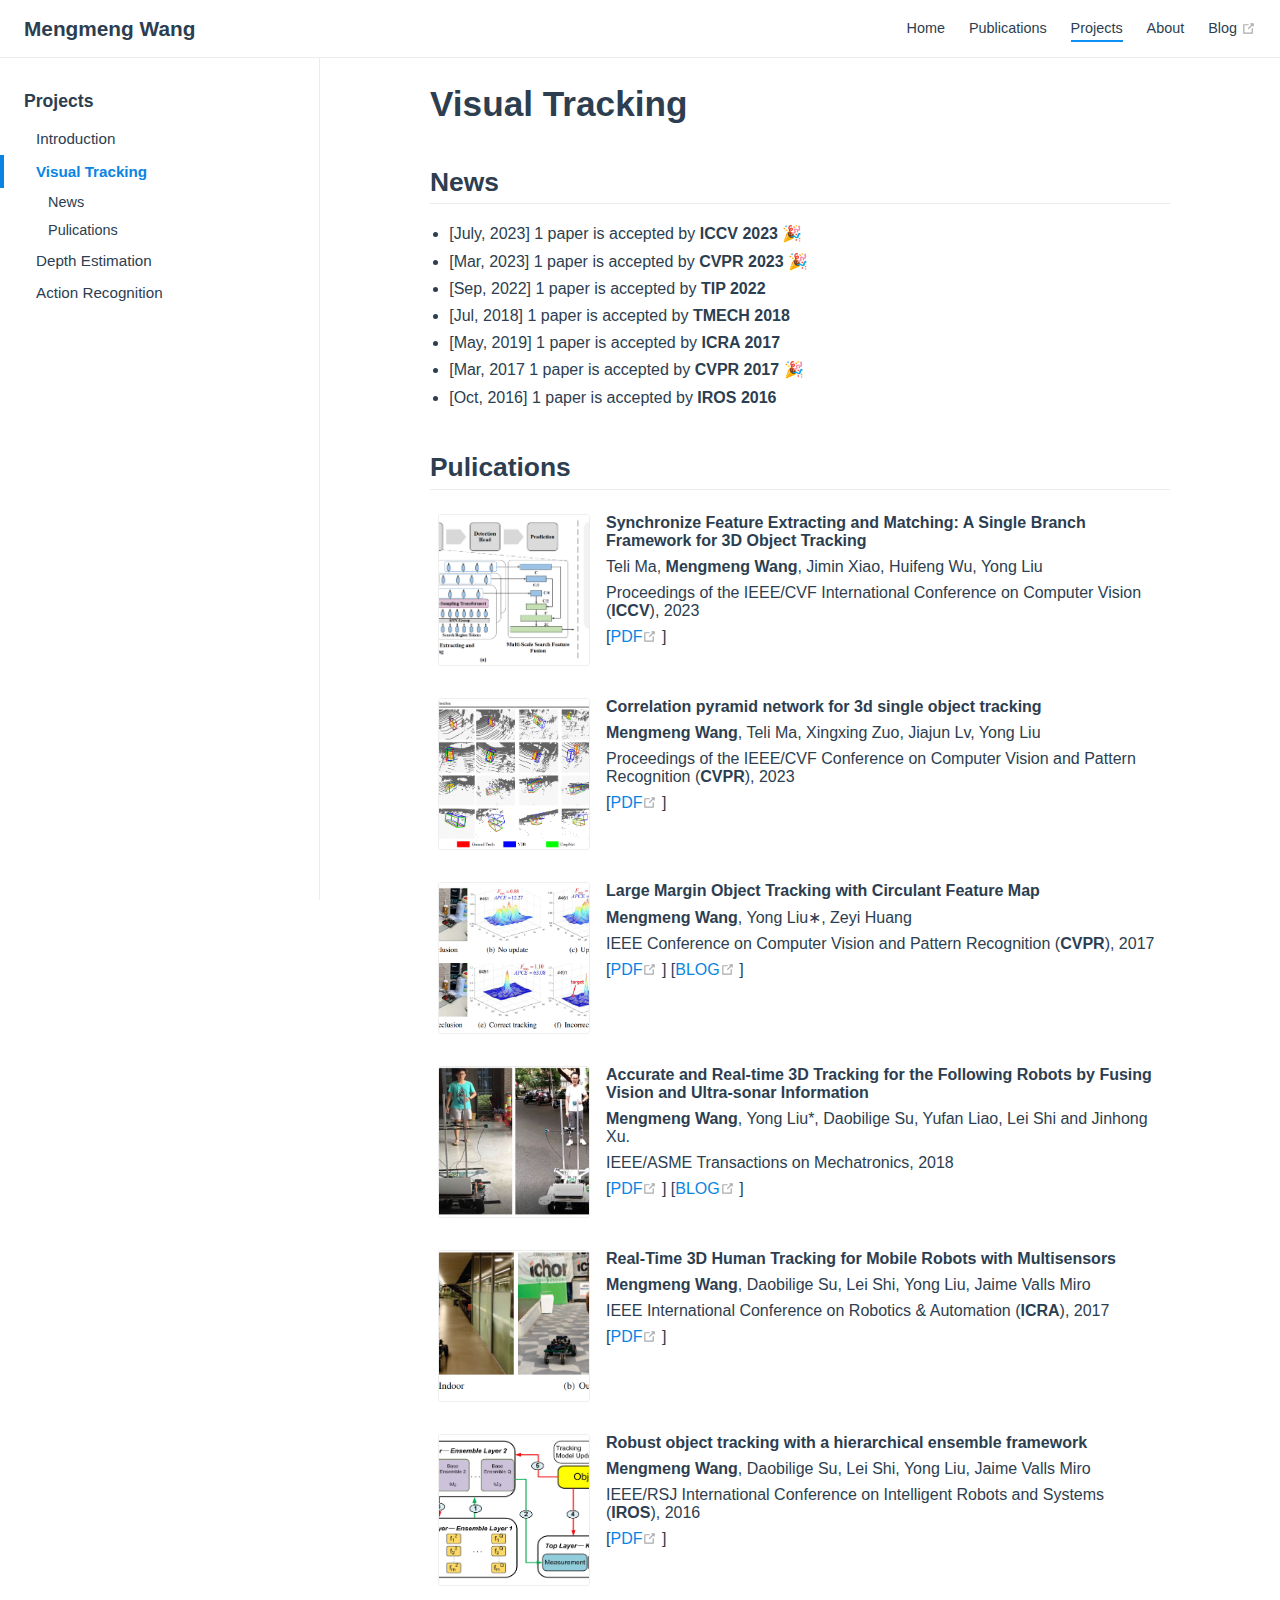
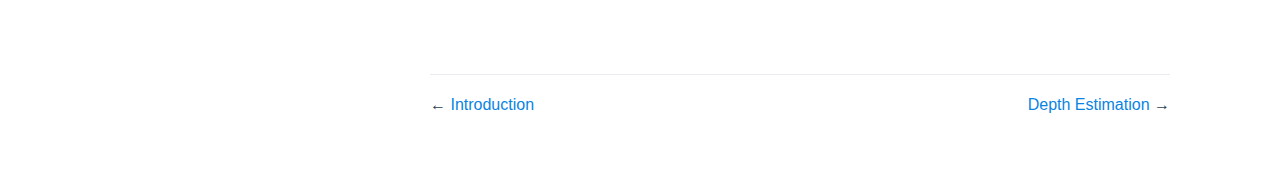
<file: projects/visual-tracking.html>
<!DOCTYPE html>
<html lang="en-US">
  <head>
    <meta charset="utf-8">
    <meta name="viewport" content="width=device-width,initial-scale=1">
    <title>Visual Tracking | Mengmeng Wang</title>
    <meta name="generator" content="VuePress 1.9.10">
    <link rel="icon" href="/logo.png">
    <meta name="description" content="The description of the site.">
    
    <link rel="preload" href="/assets/css/0.styles.c1511f5c.css" as="style"><link rel="preload" href="/assets/js/app.8c6b7f54.js" as="script"><link rel="preload" href="/assets/js/2.17befcb1.js" as="script"><link rel="preload" href="/assets/js/1.4fc49fe1.js" as="script"><link rel="preload" href="/assets/js/32.e86f73e6.js" as="script"><link rel="preload" href="/assets/js/21.0ee99fce.js" as="script"><link rel="prefetch" href="/assets/js/10.6fac66c2.js"><link rel="prefetch" href="/assets/js/11.853abdab.js"><link rel="prefetch" href="/assets/js/12.1c83fcb7.js"><link rel="prefetch" href="/assets/js/13.67952611.js"><link rel="prefetch" href="/assets/js/14.cffeb6ce.js"><link rel="prefetch" href="/assets/js/15.e004d45f.js"><link rel="prefetch" href="/assets/js/16.58a5b5fd.js"><link rel="prefetch" href="/assets/js/17.a2775924.js"><link rel="prefetch" href="/assets/js/18.2de3d8f0.js"><link rel="prefetch" href="/assets/js/19.fbd5f1db.js"><link rel="prefetch" href="/assets/js/20.7f3ae6da.js"><link rel="prefetch" href="/assets/js/22.cfe869c1.js"><link rel="prefetch" href="/assets/js/23.9b2e3461.js"><link rel="prefetch" href="/assets/js/24.c014ea5e.js"><link rel="prefetch" href="/assets/js/25.2f7930e4.js"><link rel="prefetch" href="/assets/js/26.264cf966.js"><link rel="prefetch" href="/assets/js/27.51049fe1.js"><link rel="prefetch" href="/assets/js/28.fadb2f65.js"><link rel="prefetch" href="/assets/js/29.5729f01d.js"><link rel="prefetch" href="/assets/js/3.4563d256.js"><link rel="prefetch" href="/assets/js/30.85fb4ab8.js"><link rel="prefetch" href="/assets/js/31.a777627d.js"><link rel="prefetch" href="/assets/js/4.c15fd794.js"><link rel="prefetch" href="/assets/js/5.f8d772f8.js"><link rel="prefetch" href="/assets/js/6.c32ccf62.js"><link rel="prefetch" href="/assets/js/7.9372364e.js"><link rel="prefetch" href="/assets/js/vendors~docsearch.11055bee.js">
    <link rel="stylesheet" href="/assets/css/0.styles.c1511f5c.css">
  </head>
  <body>
    <div id="app" data-server-rendered="true"><div class="theme-container"><header class="navbar"><div class="sidebar-button"><svg xmlns="http://www.w3.org/2000/svg" aria-hidden="true" role="img" viewBox="0 0 448 512" class="icon"><path fill="currentColor" d="M436 124H12c-6.627 0-12-5.373-12-12V80c0-6.627 5.373-12 12-12h424c6.627 0 12 5.373 12 12v32c0 6.627-5.373 12-12 12zm0 160H12c-6.627 0-12-5.373-12-12v-32c0-6.627 5.373-12 12-12h424c6.627 0 12 5.373 12 12v32c0 6.627-5.373 12-12 12zm0 160H12c-6.627 0-12-5.373-12-12v-32c0-6.627 5.373-12 12-12h424c6.627 0 12 5.373 12 12v32c0 6.627-5.373 12-12 12z"></path></svg></div> <a href="/" class="home-link router-link-active"><!----> <span class="site-name">Mengmeng Wang</span></a> <div class="links"><!----> <nav class="nav-links can-hide"><div class="nav-item"><a href="/" class="nav-link">
  Home
</a></div><div class="nav-item"><a href="/publications/" class="nav-link">
  Publications
</a></div><div class="nav-item"><a href="/projects/" class="nav-link router-link-active">
  Projects
</a></div><div class="nav-item"><a href="/about/" class="nav-link">
  About
</a></div><div class="nav-item"><a href="https://www.zhihu.com/column/visual-tracking" target="_blank" rel="noopener noreferrer" class="nav-link external">
  Blog
  <span><svg xmlns="http://www.w3.org/2000/svg" aria-hidden="true" focusable="false" x="0px" y="0px" viewBox="0 0 100 100" width="15" height="15" class="icon outbound"><path fill="currentColor" d="M18.8,85.1h56l0,0c2.2,0,4-1.8,4-4v-32h-8v28h-48v-48h28v-8h-32l0,0c-2.2,0-4,1.8-4,4v56C14.8,83.3,16.6,85.1,18.8,85.1z"></path> <polygon fill="currentColor" points="45.7,48.7 51.3,54.3 77.2,28.5 77.2,37.2 85.2,37.2 85.2,14.9 62.8,14.9 62.8,22.9 71.5,22.9"></polygon></svg> <span class="sr-only">(opens new window)</span></span></a></div> <!----></nav></div></header> <div class="sidebar-mask"></div> <aside class="sidebar"><nav class="nav-links"><div class="nav-item"><a href="/" class="nav-link">
  Home
</a></div><div class="nav-item"><a href="/publications/" class="nav-link">
  Publications
</a></div><div class="nav-item"><a href="/projects/" class="nav-link router-link-active">
  Projects
</a></div><div class="nav-item"><a href="/about/" class="nav-link">
  About
</a></div><div class="nav-item"><a href="https://www.zhihu.com/column/visual-tracking" target="_blank" rel="noopener noreferrer" class="nav-link external">
  Blog
  <span><svg xmlns="http://www.w3.org/2000/svg" aria-hidden="true" focusable="false" x="0px" y="0px" viewBox="0 0 100 100" width="15" height="15" class="icon outbound"><path fill="currentColor" d="M18.8,85.1h56l0,0c2.2,0,4-1.8,4-4v-32h-8v28h-48v-48h28v-8h-32l0,0c-2.2,0-4,1.8-4,4v56C14.8,83.3,16.6,85.1,18.8,85.1z"></path> <polygon fill="currentColor" points="45.7,48.7 51.3,54.3 77.2,28.5 77.2,37.2 85.2,37.2 85.2,14.9 62.8,14.9 62.8,22.9 71.5,22.9"></polygon></svg> <span class="sr-only">(opens new window)</span></span></a></div> <!----></nav>  <ul class="sidebar-links"><li><section class="sidebar-group depth-0"><p class="sidebar-heading open"><span>Projects</span> <!----></p> <ul class="sidebar-links sidebar-group-items"><li><a href="/projects/" aria-current="page" class="sidebar-link">Introduction</a></li><li><a href="/projects/visual-tracking.html" aria-current="page" class="active sidebar-link">Visual Tracking</a><ul class="sidebar-sub-headers"><li class="sidebar-sub-header"><a href="/projects/visual-tracking.html#news" class="sidebar-link">News</a></li><li class="sidebar-sub-header"><a href="/projects/visual-tracking.html#pulications" class="sidebar-link">Pulications</a></li></ul></li><li><a href="/projects/depth-estimation.html" class="sidebar-link">Depth Estimation</a></li><li><a href="/projects/action-recognition.html" class="sidebar-link">Action Recognition</a></li></ul></section></li></ul> </aside> <main class="page"> <div class="theme-default-content content__default"><h1 id="visual-tracking">Visual Tracking</h1> <h2 id="news">News</h2> <ul><li>[July, 2023] 1 paper is accepted by <strong>ICCV 2023</strong>  🎉</li> <li>[Mar, 2023] 1 paper is accepted by <strong>CVPR 2023</strong>  🎉</li> <li>[Sep, 2022] 1 paper is accepted by <strong>TIP 2022</strong></li> <li>[Jul, 2018] 1 paper is accepted by <strong>TMECH 2018</strong></li> <li>[May, 2019] 1 paper is accepted by <strong>ICRA 2017</strong></li> <li>[Mar, 2017 1 paper is accepted by <strong>CVPR 2017</strong> 🎉</li> <li>[Oct, 2016] 1 paper is accepted by <strong>IROS 2016</strong></li></ul> <h2 id="pulications">Pulications</h2> <div class="md-card"><div class="card-image"><img src="/projects/iccv2023.png" alt></div> <div class="card-content"><p><strong>Synchronize Feature Extracting and Matching: A Single Branch Framework for 3D Object Tracking</strong></p> <p>Teli Ma, <strong>Mengmeng Wang</strong>, Jimin Xiao, Huifeng Wu, Yong Liu</p> <p>Proceedings of the IEEE/CVF International Conference on Computer Vision (<strong>ICCV</strong>), 2023</p> <p>[<a href="http://openaccess.thecvf.com/content/ICCV2023/html/Ma_Synchronize_Feature_Extracting_and_Matching_A_Single_Branch_Framework_for_ICCV_2023_paper.html" target="_blank" rel="noopener noreferrer">PDF<span><svg xmlns="http://www.w3.org/2000/svg" aria-hidden="true" focusable="false" x="0px" y="0px" viewBox="0 0 100 100" width="15" height="15" class="icon outbound"><path fill="currentColor" d="M18.8,85.1h56l0,0c2.2,0,4-1.8,4-4v-32h-8v28h-48v-48h28v-8h-32l0,0c-2.2,0-4,1.8-4,4v56C14.8,83.3,16.6,85.1,18.8,85.1z"></path> <polygon fill="currentColor" points="45.7,48.7 51.3,54.3 77.2,28.5 77.2,37.2 85.2,37.2 85.2,14.9 62.8,14.9 62.8,22.9 71.5,22.9"></polygon></svg> <span class="sr-only">(opens new window)</span></span></a>]</p></div></div> <div class="md-card"><div class="card-image"><img src="/projects/corpnet.png" alt></div> <div class="card-content"><p><strong>Correlation pyramid network for 3d single object tracking</strong></p> <p><strong>Mengmeng Wang</strong>, Teli Ma, Xingxing Zuo, Jiajun Lv, Yong Liu</p> <p>Proceedings of the IEEE/CVF Conference on Computer Vision and Pattern Recognition (<strong>CVPR</strong>), 2023</p> <p>[<a href="https://openaccess.thecvf.com/content/CVPR2023W/E2EAD/html/Wang_Correlation_Pyramid_Network_for_3D_Single_Object_Tracking_CVPRW_2023_paper.html" target="_blank" rel="noopener noreferrer">PDF<span><svg xmlns="http://www.w3.org/2000/svg" aria-hidden="true" focusable="false" x="0px" y="0px" viewBox="0 0 100 100" width="15" height="15" class="icon outbound"><path fill="currentColor" d="M18.8,85.1h56l0,0c2.2,0,4-1.8,4-4v-32h-8v28h-48v-48h28v-8h-32l0,0c-2.2,0-4,1.8-4,4v56C14.8,83.3,16.6,85.1,18.8,85.1z"></path> <polygon fill="currentColor" points="45.7,48.7 51.3,54.3 77.2,28.5 77.2,37.2 85.2,37.2 85.2,14.9 62.8,14.9 62.8,22.9 71.5,22.9"></polygon></svg> <span class="sr-only">(opens new window)</span></span></a>]</p></div></div> <div class="md-card"><div class="card-image"><img src="/projects/LMCF.png" alt></div> <div class="card-content"><p><strong>Large Margin Object Tracking with Circulant Feature Map</strong></p> <p><strong>Mengmeng Wang</strong>, Yong Liu∗, Zeyi Huang</p> <p>IEEE Conference on Computer Vision and Pattern Recognition (<strong>CVPR</strong>), 2017</p> <p>[<a href="https://openaccess.thecvf.com/content_cvpr_2017/papers/Wang_Large_Margin_Object_CVPR_2017_paper.pdf" target="_blank" rel="noopener noreferrer">PDF<span><svg xmlns="http://www.w3.org/2000/svg" aria-hidden="true" focusable="false" x="0px" y="0px" viewBox="0 0 100 100" width="15" height="15" class="icon outbound"><path fill="currentColor" d="M18.8,85.1h56l0,0c2.2,0,4-1.8,4-4v-32h-8v28h-48v-48h28v-8h-32l0,0c-2.2,0-4,1.8-4,4v56C14.8,83.3,16.6,85.1,18.8,85.1z"></path> <polygon fill="currentColor" points="45.7,48.7 51.3,54.3 77.2,28.5 77.2,37.2 85.2,37.2 85.2,14.9 62.8,14.9 62.8,22.9 71.5,22.9"></polygon></svg> <span class="sr-only">(opens new window)</span></span></a>] [<a href="https://zhuanlan.zhihu.com/p/25761718" target="_blank" rel="noopener noreferrer">BLOG<span><svg xmlns="http://www.w3.org/2000/svg" aria-hidden="true" focusable="false" x="0px" y="0px" viewBox="0 0 100 100" width="15" height="15" class="icon outbound"><path fill="currentColor" d="M18.8,85.1h56l0,0c2.2,0,4-1.8,4-4v-32h-8v28h-48v-48h28v-8h-32l0,0c-2.2,0-4,1.8-4,4v56C14.8,83.3,16.6,85.1,18.8,85.1z"></path> <polygon fill="currentColor" points="45.7,48.7 51.3,54.3 77.2,28.5 77.2,37.2 85.2,37.2 85.2,14.9 62.8,14.9 62.8,22.9 71.5,22.9"></polygon></svg> <span class="sr-only">(opens new window)</span></span></a>]</p></div></div> <div class="md-card"><div class="card-image"><img src="/projects/tmech.png" alt></div> <div class="card-content"><p><strong>Accurate and Real-time 3D Tracking for the Following Robots by Fusing Vision and Ultra-sonar Information</strong></p> <p><strong>Mengmeng Wang</strong>, Yong Liu*, Daobilige Su, Yufan Liao, Lei Shi and Jinhong Xu.</p> <p>IEEE/ASME Transactions on Mechatronics, 2018</p> <p>[<a href="https://ieeexplore.ieee.org/document/8327519" target="_blank" rel="noopener noreferrer">PDF<span><svg xmlns="http://www.w3.org/2000/svg" aria-hidden="true" focusable="false" x="0px" y="0px" viewBox="0 0 100 100" width="15" height="15" class="icon outbound"><path fill="currentColor" d="M18.8,85.1h56l0,0c2.2,0,4-1.8,4-4v-32h-8v28h-48v-48h28v-8h-32l0,0c-2.2,0-4,1.8-4,4v56C14.8,83.3,16.6,85.1,18.8,85.1z"></path> <polygon fill="currentColor" points="45.7,48.7 51.3,54.3 77.2,28.5 77.2,37.2 85.2,37.2 85.2,14.9 62.8,14.9 62.8,22.9 71.5,22.9"></polygon></svg> <span class="sr-only">(opens new window)</span></span></a>] [<a href="https://zhuanlan.zhihu.com/p/34920240" target="_blank" rel="noopener noreferrer">BLOG<span><svg xmlns="http://www.w3.org/2000/svg" aria-hidden="true" focusable="false" x="0px" y="0px" viewBox="0 0 100 100" width="15" height="15" class="icon outbound"><path fill="currentColor" d="M18.8,85.1h56l0,0c2.2,0,4-1.8,4-4v-32h-8v28h-48v-48h28v-8h-32l0,0c-2.2,0-4,1.8-4,4v56C14.8,83.3,16.6,85.1,18.8,85.1z"></path> <polygon fill="currentColor" points="45.7,48.7 51.3,54.3 77.2,28.5 77.2,37.2 85.2,37.2 85.2,14.9 62.8,14.9 62.8,22.9 71.5,22.9"></polygon></svg> <span class="sr-only">(opens new window)</span></span></a>]</p></div></div> <div class="md-card"><div class="card-image"><img src="/projects/ICRA.png" alt></div> <div class="card-content"><p><strong>Real-Time 3D Human Tracking for Mobile Robots with Multisensors</strong></p> <p><strong>Mengmeng Wang</strong>, Daobilige Su, Lei Shi, Yong Liu, Jaime Valls Miro</p> <p>IEEE International Conference on Robotics &amp; Automation (<strong>ICRA</strong>), 2017</p> <p>[<a href="https://ieeexplore.ieee.org/document/7989593" target="_blank" rel="noopener noreferrer">PDF<span><svg xmlns="http://www.w3.org/2000/svg" aria-hidden="true" focusable="false" x="0px" y="0px" viewBox="0 0 100 100" width="15" height="15" class="icon outbound"><path fill="currentColor" d="M18.8,85.1h56l0,0c2.2,0,4-1.8,4-4v-32h-8v28h-48v-48h28v-8h-32l0,0c-2.2,0-4,1.8-4,4v56C14.8,83.3,16.6,85.1,18.8,85.1z"></path> <polygon fill="currentColor" points="45.7,48.7 51.3,54.3 77.2,28.5 77.2,37.2 85.2,37.2 85.2,14.9 62.8,14.9 62.8,22.9 71.5,22.9"></polygon></svg> <span class="sr-only">(opens new window)</span></span></a>]</p></div></div> <div class="md-card"><div class="card-image"><img src="/projects/IROS.png" alt></div> <div class="card-content"><p><strong>Robust object tracking with a hierarchical ensemble framework</strong></p> <p><strong>Mengmeng Wang</strong>, Daobilige Su, Lei Shi, Yong Liu, Jaime Valls Miro</p> <p>IEEE/RSJ International Conference on Intelligent Robots and Systems (<strong>IROS</strong>), 2016</p> <p>[<a href="https://arxiv.org/abs/1509.06925" target="_blank" rel="noopener noreferrer">PDF<span><svg xmlns="http://www.w3.org/2000/svg" aria-hidden="true" focusable="false" x="0px" y="0px" viewBox="0 0 100 100" width="15" height="15" class="icon outbound"><path fill="currentColor" d="M18.8,85.1h56l0,0c2.2,0,4-1.8,4-4v-32h-8v28h-48v-48h28v-8h-32l0,0c-2.2,0-4,1.8-4,4v56C14.8,83.3,16.6,85.1,18.8,85.1z"></path> <polygon fill="currentColor" points="45.7,48.7 51.3,54.3 77.2,28.5 77.2,37.2 85.2,37.2 85.2,14.9 62.8,14.9 62.8,22.9 71.5,22.9"></polygon></svg> <span class="sr-only">(opens new window)</span></span></a>]</p></div></div></div> <footer class="page-edit"><!----> <!----></footer> <div class="page-nav"><p class="inner"><span class="prev">
      ←
      <a href="/projects/" class="prev router-link-active">
        Introduction
      </a></span> <span class="next"><a href="/projects/depth-estimation.html">
        Depth Estimation
      </a>
      →
    </span></p></div> </main></div><div class="global-ui"></div></div>
    <script src="/assets/js/app.8c6b7f54.js" defer></script><script src="/assets/js/2.17befcb1.js" defer></script><script src="/assets/js/1.4fc49fe1.js" defer></script><script src="/assets/js/32.e86f73e6.js" defer></script><script src="/assets/js/21.0ee99fce.js" defer></script>
  </body>
</html>
</file>
<file: assets/css/0.styles.c1511f5c.css>
code[class*=language-],pre[class*=language-]{color:#ccc;background:none;font-family:Consolas,Monaco,Andale Mono,Ubuntu Mono,monospace;font-size:1em;text-align:left;white-space:pre;word-spacing:normal;word-break:normal;word-wrap:normal;line-height:1.5;-moz-tab-size:4;-o-tab-size:4;tab-size:4;-webkit-hyphens:none;hyphens:none}pre[class*=language-]{padding:1em;margin:.5em 0;overflow:auto}:not(pre)>code[class*=language-],pre[class*=language-]{background:#2d2d2d}:not(pre)>code[class*=language-]{padding:.1em;border-radius:.3em;white-space:normal}.token.block-comment,.token.cdata,.token.comment,.token.doctype,.token.prolog{color:#999}.token.punctuation{color:#ccc}.token.attr-name,.token.deleted,.token.namespace,.token.tag{color:#e2777a}.token.function-name{color:#6196cc}.token.boolean,.token.function,.token.number{color:#f08d49}.token.class-name,.token.constant,.token.property,.token.symbol{color:#f8c555}.token.atrule,.token.builtin,.token.important,.token.keyword,.token.selector{color:#cc99cd}.token.attr-value,.token.char,.token.regex,.token.string,.token.variable{color:#7ec699}.token.entity,.token.operator,.token.url{color:#67cdcc}.token.bold,.token.important{font-weight:700}.token.italic{font-style:italic}.token.entity{cursor:help}.token.inserted{color:green}.theme-default-content code{color:#476582;padding:.25rem .5rem;margin:0;font-size:.85em;background-color:rgba(27,31,35,.05);border-radius:3px}.theme-default-content code .token.deleted{color:#ec5975}.theme-default-content code .token.inserted{color:#0984e3}.theme-default-content pre,.theme-default-content pre[class*=language-]{line-height:1.4;padding:1.25rem 1.5rem;margin:.85rem 0;background-color:#282c34;border-radius:6px;overflow:auto}.theme-default-content pre[class*=language-] code,.theme-default-content pre code{color:#fff;padding:0;background-color:initial;border-radius:0}div[class*=language-]{position:relative;background-color:#282c34;border-radius:6px}div[class*=language-] .highlight-lines{-webkit-user-select:none;user-select:none;padding-top:1.3rem;position:absolute;top:0;left:0;width:100%;line-height:1.4}div[class*=language-] .highlight-lines .highlighted{background-color:rgba(0,0,0,.66)}div[class*=language-] pre,div[class*=language-] pre[class*=language-]{background:transparent;position:relative;z-index:1}div[class*=language-]:before{position:absolute;z-index:3;top:.8em;right:1em;font-size:.75rem;color:hsla(0,0%,100%,.4)}div[class*=language-]:not(.line-numbers-mode) .line-numbers-wrapper{display:none}div[class*=language-].line-numbers-mode .highlight-lines .highlighted{position:relative}div[class*=language-].line-numbers-mode .highlight-lines .highlighted:before{content:" ";position:absolute;z-index:3;left:0;top:0;display:block;width:3.5rem;height:100%;background-color:rgba(0,0,0,.66)}div[class*=language-].line-numbers-mode pre{padding-left:4.5rem;vertical-align:middle}div[class*=language-].line-numbers-mode .line-numbers-wrapper{position:absolute;top:0;width:3.5rem;text-align:center;color:hsla(0,0%,100%,.3);padding:1.25rem 0;line-height:1.4}div[class*=language-].line-numbers-mode .line-numbers-wrapper br{-webkit-user-select:none;user-select:none}div[class*=language-].line-numbers-mode .line-numbers-wrapper .line-number{position:relative;z-index:4;-webkit-user-select:none;user-select:none;font-size:.85em}div[class*=language-].line-numbers-mode:after{content:"";position:absolute;z-index:2;top:0;left:0;width:3.5rem;height:100%;border-radius:6px 0 0 6px;border-right:1px solid rgba(0,0,0,.66);background-color:#282c34}div[class~=language-js]:before{content:"js"}div[class~=language-ts]:before{content:"ts"}div[class~=language-html]:before{content:"html"}div[class~=language-md]:before{content:"md"}div[class~=language-vue]:before{content:"vue"}div[class~=language-css]:before{content:"css"}div[class~=language-sass]:before{content:"sass"}div[class~=language-scss]:before{content:"scss"}div[class~=language-less]:before{content:"less"}div[class~=language-stylus]:before{content:"stylus"}div[class~=language-go]:before{content:"go"}div[class~=language-java]:before{content:"java"}div[class~=language-c]:before{content:"c"}div[class~=language-sh]:before{content:"sh"}div[class~=language-yaml]:before{content:"yaml"}div[class~=language-py]:before{content:"py"}div[class~=language-docker]:before{content:"docker"}div[class~=language-dockerfile]:before{content:"dockerfile"}div[class~=language-makefile]:before{content:"makefile"}div[class~=language-javascript]:before{content:"js"}div[class~=language-typescript]:before{content:"ts"}div[class~=language-markup]:before{content:"html"}div[class~=language-markdown]:before{content:"md"}div[class~=language-json]:before{content:"json"}div[class~=language-ruby]:before{content:"rb"}div[class~=language-python]:before{content:"py"}div[class~=language-bash]:before{content:"sh"}div[class~=language-php]:before{content:"php"}.custom-block .custom-block-title{font-weight:600;margin-bottom:-.4rem}.custom-block.danger,.custom-block.tip,.custom-block.warning{padding:.1rem 1.5rem;border-left-width:.5rem;border-left-style:solid;margin:1rem 0}.custom-block.tip{background-color:#f3f5f7;border-color:#42b983}.custom-block.warning{background-color:rgba(255,229,100,.3);border-color:#e7c000;color:#6b5900}.custom-block.warning .custom-block-title{color:#b29400}.custom-block.warning a{color:#2c3e50}.custom-block.danger{background-color:#ffe6e6;border-color:#c00;color:#4d0000}.custom-block.danger .custom-block-title{color:#900}.custom-block.danger a{color:#2c3e50}.custom-block.details{display:block;position:relative;border-radius:2px;margin:1.6em 0;padding:1.6em;background-color:#eee}.custom-block.details h4{margin-top:0}.custom-block.details figure:last-child,.custom-block.details p:last-child{margin-bottom:0;padding-bottom:0}.custom-block.details summary{outline:none;cursor:pointer}.arrow{display:inline-block;width:0;height:0}.arrow.up{border-bottom:6px solid #ccc}.arrow.down,.arrow.up{border-left:4px solid transparent;border-right:4px solid transparent}.arrow.down{border-top:6px solid #ccc}.arrow.right{border-left:6px solid #ccc}.arrow.left,.arrow.right{border-top:4px solid transparent;border-bottom:4px solid transparent}.arrow.left{border-right:6px solid #ccc}.theme-default-content:not(.custom){max-width:740px;margin:0 auto;padding:2rem 2.5rem}@media (max-width:959px){.theme-default-content:not(.custom){padding:2rem}}@media (max-width:419px){.theme-default-content:not(.custom){padding:1.5rem}}.table-of-contents .badge{vertical-align:middle}body,html{padding:0;margin:0;background-color:#fff}body{font-family:-apple-system,BlinkMacSystemFont,Segoe UI,Roboto,Oxygen,Ubuntu,Cantarell,Fira Sans,Droid Sans,Helvetica Neue,sans-serif;-webkit-font-smoothing:antialiased;-moz-osx-font-smoothing:grayscale;font-size:16px;color:#2c3e50}.page{padding-left:20rem}.navbar{z-index:20;right:0;height:3.6rem;background-color:#fff;box-sizing:border-box;border-bottom:1px solid #eaecef}.navbar,.sidebar-mask{position:fixed;top:0;left:0}.sidebar-mask{z-index:9;width:100vw;height:100vh;display:none}.sidebar{font-size:16px;background-color:#fff;width:20rem;position:fixed;z-index:10;margin:0;top:3.6rem;left:0;bottom:0;box-sizing:border-box;border-right:1px solid #eaecef;overflow-y:auto}.theme-default-content:not(.custom)>:first-child{margin-top:3.6rem}.theme-default-content:not(.custom) a:hover{text-decoration:underline}.theme-default-content:not(.custom) p.demo{padding:1rem 1.5rem;border:1px solid #ddd;border-radius:4px}.theme-default-content:not(.custom) img{max-width:100%}.theme-default-content.custom{padding:0;margin:0}.theme-default-content.custom img{max-width:100%}a{font-weight:500;text-decoration:none}a,p a code{color:#0984e3}p a code{font-weight:400}kbd{background:#eee;border:.15rem solid #ddd;border-bottom:.25rem solid #ddd;border-radius:.15rem;padding:0 .15em}blockquote{font-size:1rem;color:#999;border-left:.2rem solid #dfe2e5;margin:1rem 0;padding:.25rem 0 .25rem 1rem}blockquote>p{margin:0}ol,ul{padding-left:1.2em}strong{font-weight:600}h1,h2,h3,h4,h5,h6{font-weight:600;line-height:1.25}.theme-default-content:not(.custom)>h1,.theme-default-content:not(.custom)>h2,.theme-default-content:not(.custom)>h3,.theme-default-content:not(.custom)>h4,.theme-default-content:not(.custom)>h5,.theme-default-content:not(.custom)>h6{margin-top:-3.1rem;padding-top:4.6rem;margin-bottom:0}.theme-default-content:not(.custom)>h1:first-child,.theme-default-content:not(.custom)>h2:first-child,.theme-default-content:not(.custom)>h3:first-child,.theme-default-content:not(.custom)>h4:first-child,.theme-default-content:not(.custom)>h5:first-child,.theme-default-content:not(.custom)>h6:first-child{margin-top:-1.5rem;margin-bottom:1rem}.theme-default-content:not(.custom)>h1:first-child+.custom-block,.theme-default-content:not(.custom)>h1:first-child+p,.theme-default-content:not(.custom)>h1:first-child+pre,.theme-default-content:not(.custom)>h2:first-child+.custom-block,.theme-default-content:not(.custom)>h2:first-child+p,.theme-default-content:not(.custom)>h2:first-child+pre,.theme-default-content:not(.custom)>h3:first-child+.custom-block,.theme-default-content:not(.custom)>h3:first-child+p,.theme-default-content:not(.custom)>h3:first-child+pre,.theme-default-content:not(.custom)>h4:first-child+.custom-block,.theme-default-content:not(.custom)>h4:first-child+p,.theme-default-content:not(.custom)>h4:first-child+pre,.theme-default-content:not(.custom)>h5:first-child+.custom-block,.theme-default-content:not(.custom)>h5:first-child+p,.theme-default-content:not(.custom)>h5:first-child+pre,.theme-default-content:not(.custom)>h6:first-child+.custom-block,.theme-default-content:not(.custom)>h6:first-child+p,.theme-default-content:not(.custom)>h6:first-child+pre{margin-top:2rem}h1:focus .header-anchor,h1:hover .header-anchor,h2:focus .header-anchor,h2:hover .header-anchor,h3:focus .header-anchor,h3:hover .header-anchor,h4:focus .header-anchor,h4:hover .header-anchor,h5:focus .header-anchor,h5:hover .header-anchor,h6:focus .header-anchor,h6:hover .header-anchor{opacity:1}h1{font-size:2.2rem}h2{font-size:1.65rem;padding-bottom:.3rem;border-bottom:1px solid #eaecef}h3{font-size:1.35rem}a.header-anchor{font-size:.85em;float:left;margin-left:-.87em;padding-right:.23em;margin-top:.125em;-webkit-user-select:none;user-select:none;opacity:0}a.header-anchor:focus,a.header-anchor:hover{text-decoration:none}.line-number,code,kbd{font-family:source-code-pro,Menlo,Monaco,Consolas,Courier New,monospace}ol,p,ul{line-height:1.7}hr{border:0;border-top:1px solid #eaecef}table{border-collapse:collapse;margin:1rem 0;display:block;overflow-x:auto}tr{border-top:1px solid #dfe2e5}tr:nth-child(2n){background-color:#f6f8fa}td,th{border:1px solid #dfe2e5;padding:.6em 1em}.theme-container.sidebar-open .sidebar-mask{display:block}.theme-container.no-navbar .theme-default-content:not(.custom)>h1,.theme-container.no-navbar h2,.theme-container.no-navbar h3,.theme-container.no-navbar h4,.theme-container.no-navbar h5,.theme-container.no-navbar h6{margin-top:1.5rem;padding-top:0}.theme-container.no-navbar .sidebar{top:0}@media (min-width:720px){.theme-container.no-sidebar .sidebar{display:none}.theme-container.no-sidebar .page{padding-left:0}}@media (max-width:959px){.sidebar{font-size:15px;width:16.4rem}.page{padding-left:16.4rem}}@media (max-width:719px){.sidebar{top:0;padding-top:3.6rem;transform:translateX(-100%);transition:transform .2s ease}.page{padding-left:0}.theme-container.sidebar-open .sidebar{transform:translateX(0)}.theme-container.no-navbar .sidebar{padding-top:0}}@media (max-width:419px){h1{font-size:1.9rem}.theme-default-content div[class*=language-]{margin:.85rem -1.5rem;border-radius:0}}.icon.outbound{display:none}#nprogress{pointer-events:none}#nprogress .bar{background:#0984e3;position:fixed;z-index:1031;top:0;left:0;width:100%;height:2px}#nprogress .peg{display:block;position:absolute;right:0;width:100px;height:100%;box-shadow:0 0 10px #0984e3,0 0 5px #0984e3;opacity:1;transform:rotate(3deg) translateY(-4px)}#nprogress .spinner{display:block;position:fixed;z-index:1031;top:15px;right:15px}#nprogress .spinner-icon{width:18px;height:18px;box-sizing:border-box;border-color:#0984e3 transparent transparent #0984e3;border-style:solid;border-width:2px;border-radius:50%;animation:nprogress-spinner .4s linear infinite}.nprogress-custom-parent{overflow:hidden;position:relative}.nprogress-custom-parent #nprogress .bar,.nprogress-custom-parent #nprogress .spinner{position:absolute}@keyframes nprogress-spinner{0%{transform:rotate(0deg)}to{transform:rotate(1turn)}}.icon.outbound{color:#aaa;display:inline-block;vertical-align:middle;position:relative;top:-1px}.sr-only{position:absolute;width:1px;height:1px;padding:0;margin:-1px;overflow:hidden;clip:rect(0,0,0,0);white-space:nowrap;border-width:0}.algolia-search-wrapper>span{vertical-align:middle}.algolia-search-wrapper .algolia-autocomplete{line-height:normal}.algolia-search-wrapper .algolia-autocomplete .ds-dropdown-menu{background-color:#fff;border:1px solid #999;border-radius:4px;font-size:16px;margin:6px 0 0;padding:4px;text-align:left}.algolia-search-wrapper .algolia-autocomplete .ds-dropdown-menu:before{border-color:#999}.algolia-search-wrapper .algolia-autocomplete .ds-dropdown-menu [class*=ds-dataset-]{border:none;padding:0}.algolia-search-wrapper .algolia-autocomplete .ds-dropdown-menu .ds-suggestions{margin-top:0}.algolia-search-wrapper .algolia-autocomplete .ds-dropdown-menu .ds-suggestion{border-bottom:1px solid #eaecef}.algolia-search-wrapper .algolia-autocomplete .algolia-docsearch-suggestion--highlight{color:#2c815b}.algolia-search-wrapper .algolia-autocomplete .algolia-docsearch-suggestion{border-color:#eaecef;padding:0}.algolia-search-wrapper .algolia-autocomplete .algolia-docsearch-suggestion .algolia-docsearch-suggestion--category-header{padding:5px 10px;margin-top:0;background:#0984e3;color:#fff;font-weight:600}.algolia-search-wrapper .algolia-autocomplete .algolia-docsearch-suggestion .algolia-docsearch-suggestion--category-header .algolia-docsearch-suggestion--highlight{background:hsla(0,0%,100%,.6)}.algolia-search-wrapper .algolia-autocomplete .algolia-docsearch-suggestion .algolia-docsearch-suggestion--wrapper{padding:0}.algolia-search-wrapper .algolia-autocomplete .algolia-docsearch-suggestion .algolia-docsearch-suggestion--title{font-weight:600;margin-bottom:0;color:#2c3e50}.algolia-search-wrapper .algolia-autocomplete .algolia-docsearch-suggestion .algolia-docsearch-suggestion--subcategory-column{vertical-align:top;padding:5px 7px 5px 5px;border-color:#eaecef;background:#f1f3f5}.algolia-search-wrapper .algolia-autocomplete .algolia-docsearch-suggestion .algolia-docsearch-suggestion--subcategory-column:after{display:none}.algolia-search-wrapper .algolia-autocomplete .algolia-docsearch-suggestion .algolia-docsearch-suggestion--subcategory-column-text{color:#555}.algolia-search-wrapper .algolia-autocomplete .algolia-docsearch-footer{border-color:#eaecef}.algolia-search-wrapper .algolia-autocomplete .ds-cursor .algolia-docsearch-suggestion--content{background-color:#e7edf3!important;color:#2c3e50}@media (min-width:719px){.algolia-search-wrapper .algolia-autocomplete .algolia-docsearch-suggestion .algolia-docsearch-suggestion--subcategory-column{float:none;width:150px;min-width:150px;display:table-cell}.algolia-search-wrapper .algolia-autocomplete .algolia-docsearch-suggestion .algolia-docsearch-suggestion--content{float:none;display:table-cell;width:100%;vertical-align:top}.algolia-search-wrapper .algolia-autocomplete .algolia-docsearch-suggestion .ds-dropdown-menu{min-width:515px!important}}@media (max-width:719px){.algolia-search-wrapper .ds-dropdown-menu{min-width:calc(100vw - 4rem)!important;max-width:calc(100vw - 4rem)!important}.algolia-search-wrapper .algolia-docsearch-suggestion--wrapper{padding:5px 7px 5px 5px!important}.algolia-search-wrapper .algolia-docsearch-suggestion--subcategory-column{padding:0!important;background:#fff!important}.algolia-search-wrapper .algolia-docsearch-suggestion--subcategory-column-text:after{content:" > ";font-size:10px;line-height:14.4px;display:inline-block;width:5px;margin:-3px 3px 0;vertical-align:middle}}.home{padding:3.6rem 2rem 0;max-width:960px;margin:0 auto;display:block}.home .hero{text-align:center}.home .hero img{max-width:100%;max-height:280px;display:block;margin:3rem auto 1.5rem}.home .hero h1{font-size:3rem}.home .hero .action,.home .hero .description,.home .hero h1{margin:1.8rem auto}.home .hero .description{max-width:35rem;font-size:1.6rem;line-height:1.3;color:#6a8bad}.home .hero .action-button{display:inline-block;font-size:1.2rem;color:#fff;background-color:#0984e3;padding:.8rem 1.6rem;border-radius:4px;transition:background-color .1s ease;box-sizing:border-box;border-bottom:1px solid #0877cc}.home .hero .action-button:hover{background-color:#1292f6}.home .features{border-top:1px solid #eaecef;padding:1.2rem 0;margin-top:2.5rem;display:flex;flex-wrap:wrap;align-items:flex-start;align-content:stretch;justify-content:space-between}.home .feature{flex-grow:1;flex-basis:30%;max-width:30%}.home .feature h2{font-size:1.4rem;font-weight:500;border-bottom:none;padding-bottom:0;color:#3a5169}.home .feature p{color:#4e6e8e}.home .footer{padding:2.5rem;border-top:1px solid #eaecef;text-align:center;color:#4e6e8e}@media (max-width:719px){.home .features{flex-direction:column}.home .feature{max-width:100%;padding:0 2.5rem}}@media (max-width:419px){.home{padding-left:1.5rem;padding-right:1.5rem}.home .hero img{max-height:210px;margin:2rem auto 1.2rem}.home .hero h1{font-size:2rem}.home .hero .action,.home .hero .description,.home .hero h1{margin:1.2rem auto}.home .hero .description{font-size:1.2rem}.home .hero .action-button{font-size:1rem;padding:.6rem 1.2rem}.home .feature h2{font-size:1.25rem}}.search-box{display:inline-block;position:relative;margin-right:1rem}.search-box input{cursor:text;width:10rem;height:2rem;color:#4e6e8e;display:inline-block;border:1px solid #cfd4db;border-radius:2rem;font-size:.9rem;line-height:2rem;padding:0 .5rem 0 2rem;outline:none;transition:all .2s ease;background:#fff url(/assets/img/search.83621669.svg) .6rem .5rem no-repeat;background-size:1rem}.search-box input:focus{cursor:auto;border-color:#0984e3}.search-box .suggestions{background:#fff;width:20rem;position:absolute;top:2rem;border:1px solid #cfd4db;border-radius:6px;padding:.4rem;list-style-type:none}.search-box .suggestions.align-right{right:0}.search-box .suggestion{line-height:1.4;padding:.4rem .6rem;border-radius:4px;cursor:pointer}.search-box .suggestion a{white-space:normal;color:#5d82a6}.search-box .suggestion a .page-title{font-weight:600}.search-box .suggestion a .header{font-size:.9em;margin-left:.25em}.search-box .suggestion.focused{background-color:#f3f4f5}.search-box .suggestion.focused a{color:#0984e3}@media (max-width:959px){.search-box input{cursor:pointer;width:0;border-color:transparent;position:relative}.search-box input:focus{cursor:text;left:0;width:10rem}}@media (-ms-high-contrast:none){.search-box input{height:2rem}}@media (max-width:959px) and (min-width:719px){.search-box .suggestions{left:0}}@media (max-width:719px){.search-box{margin-right:0}.search-box input{left:1rem}.search-box .suggestions{right:0}}@media (max-width:419px){.search-box .suggestions{width:calc(100vw - 4rem)}.search-box input:focus{width:8rem}}.sidebar-button{cursor:pointer;display:none;width:1.25rem;height:1.25rem;position:absolute;padding:.6rem;top:.6rem;left:1rem}.sidebar-button .icon{display:block;width:1.25rem;height:1.25rem}@media (max-width:719px){.sidebar-button{display:block}}.dropdown-enter,.dropdown-leave-to{height:0!important}.badge[data-v-15b7b770]{display:inline-block;font-size:14px;height:18px;line-height:18px;border-radius:3px;padding:0 6px;color:#fff}.badge.green[data-v-15b7b770],.badge.tip[data-v-15b7b770],.badge[data-v-15b7b770]{background-color:#42b983}.badge.error[data-v-15b7b770]{background-color:#da5961}.badge.warn[data-v-15b7b770],.badge.warning[data-v-15b7b770],.badge.yellow[data-v-15b7b770]{background-color:#e7c000}.badge+.badge[data-v-15b7b770]{margin-left:5px}.theme-code-block[data-v-759a7d02]{display:none}.theme-code-block__active[data-v-759a7d02]{display:block}.theme-code-block>pre[data-v-759a7d02]{background-color:orange}.theme-code-group__nav[data-v-deefee04]{margin-bottom:-35px;background-color:#282c34;padding-bottom:22px;border-top-left-radius:6px;border-top-right-radius:6px;padding-left:10px;padding-top:10px}.theme-code-group__ul[data-v-deefee04]{margin:auto 0;padding-left:0;display:inline-flex;list-style:none}.theme-code-group__nav-tab[data-v-deefee04]{border:0;padding:5px;cursor:pointer;background-color:initial;font-size:.85em;line-height:1.4;color:hsla(0,0%,100%,.9);font-weight:600}.theme-code-group__nav-tab-active[data-v-deefee04]{border-bottom:1px solid #42b983}.pre-blank[data-v-deefee04]{color:#42b983}.theme-container.home-page .page{font-size:15px;font-family:lucida grande,lucida sans unicode,lucida,Helvetica Neue,Helvetica,Arial,sans-serif}.theme-container.home-page .page p{margin:0 0 .5rem}.theme-container.home-page .page ol,.theme-container.home-page .page p,.theme-container.home-page .page ul{line-height:normal}.theme-container.home-page .page a{font-weight:400}.theme-container.home-page .page .theme-default-content:not(.custom)>h2{margin-bottom:.5rem}.theme-container.home-page .page .theme-default-content:not(.custom)>h2:first-child+p{margin-top:.5rem}.theme-container.home-page .page .theme-default-content:not(.custom)>h3{padding-top:5rem}.theme-container.home-page .page .md-card{margin-top:.5em}.theme-container.home-page .page .md-card .card-image{padding:.2rem}.theme-container.home-page .page .md-card .card-image img{max-width:120px;max-height:120px}.theme-container.home-page .page .md-card .card-content p{-webkit-margin-after:.2em}@media (max-width:419px){.theme-container.home-page .page ol,.theme-container.home-page .page p,.theme-container.home-page .page ul{line-height:1.5}.theme-container.home-page .page .md-card .card-image img{width:100%;max-width:400px}}.theme-container.about-page .page{background-color:#e6ecf0;min-height:100vh}.theme-container.about-page .page .last-updated{display:none}.projects-page{background-color:#fafbfc}.about-card{width:100%;display:flex;flex-direction:column;align-items:center}.about-card .avatar{position:relative;z-index:1}.about-card .avatar img{display:block;width:100%;height:auto;max-width:150px;border-radius:500rem}.about-card .card{max-width:600px;width:100%;position:relative;top:-75px;padding-top:75px;margin-left:auto;margin-right:auto;background:#fff;box-shadow:0 4px 8px 0 rgba(0,0,0,.2);border-radius:.3rem;text-align:center}.about-card .card .bio{padding:1em}.about-card .card .bio .head{font-weight:700;font-size:1.3em}.about-card .card .bio .info{padding-top:.5rem;font-size:1em;color:rgba(0,0,0,.4)}.about-card .card .bio .description{text-align:justify}.about-card .card .bio .description p{padding:.8em .5em 0;line-height:normal;-webkit-margin-before:0;-webkit-margin-after:0}.about-card .card .bio .description p a{font-weight:400}.about-card .card .interests{padding:1em 1.5em;border-top:1px solid rgba(34,36,38,.1)}.about-card .card .socials{border-top:1px solid rgba(34,36,38,.1);display:flex;flex-direction:row;justify-content:center;flex-wrap:wrap}.about-card .card .socials img{width:32px;margin:1em;cursor:pointer}.about-card .card .actions{border-top:1px solid rgba(34,36,38,.1);display:flex;flex-direction:row;justify-content:center;flex-wrap:wrap}.about-card .card .actions .button{background-color:#b53471;border:none;border-radius:.3em;color:#fff;padding:.5em 1em;margin:1em .5em;font-size:1rem;font-family:inherit;font-weight:400;text-align:center;text-decoration:none;display:inline-block;transition-duration:.4s;cursor:pointer}.about-card .card .actions .button:hover{background-color:#34495e}.about-card .footer{padding:1rem;font-weight:200;font-size:1rem;text-align:center;color:#9fa9aa;margin-top:auto}.profile{display:flex;flex-direction:row;align-items:stretch}.profile .image{max-width:120px}.profile .image img{border-radius:50%;padding:2px;border:1px solid #f2f3f3}.profile .info{display:flex;flex:1 1;flex-direction:column;padding-left:3rem}.profile .info .name{font-size:1.85rem;font-weight:600}.profile .info .socials{display:flex;flex-direction:row}.profile .info .socials img{width:1.3rem;margin:0 .6rem 0 0;cursor:pointer}.profile .info .socials b{margin-left:1rem}.profile .info .contact .title{font-size:1.2rem;font-weight:400}.profile .info .contact .email{font-family:Courier New,Courier,monospace}@media (max-width:419px){.profile .image{max-width:100px}}.md-card{background-color:#fff;margin-top:1em;min-height:150px;display:flex;flex-direction:row;align-items:stretch}.md-card .card-image{display:flex;align-items:center;padding:.5rem}.md-card .card-image img{max-width:150px;max-height:150px;height:150px;border:1px solid #eee;border-radius:.2rem;-o-object-fit:cover;object-fit:cover}.md-card .card-content{padding:.5rem;flex-grow:1}.md-card .card-content p{line-height:normal;-webkit-margin-before:0;-webkit-margin-after:.5em}.md-card .card-content blockquote{font-size:1rem}.md-card.show-border{border:1px solid #eee;border-radius:.5rem;box-shadow:0 5px 15px -5px rgba(0,0,0,.1);padding:.5rem}@media (max-width:419px){.md-card{display:flex;flex-direction:column;margin:1rem -.5rem;padding:.5rem;box-sizing:border-box}.md-card .card-image{flex-grow:1;align-items:stretch}.md-card .card-image img{width:100%;max-width:400px}.md-card .card-content pre{margin:0;border-radius:6px}}.searchbox{display:inline-block;position:relative;width:200px;height:32px!important;white-space:nowrap;box-sizing:border-box;visibility:visible!important}.searchbox .algolia-autocomplete{display:block;width:100%;height:100%}.searchbox__wrapper{width:100%;height:100%;z-index:999;position:relative}.searchbox__input{display:inline-block;box-sizing:border-box;transition:box-shadow .4s ease,background .4s ease;border:0;border-radius:16px;box-shadow:inset 0 0 0 1px #ccc;background:#fff!important;padding:0 26px 0 32px;width:100%;height:100%;vertical-align:middle;white-space:normal;font-size:12px;-webkit-appearance:none;-moz-appearance:none;appearance:none}.searchbox__input::-webkit-search-cancel-button,.searchbox__input::-webkit-search-decoration,.searchbox__input::-webkit-search-results-button,.searchbox__input::-webkit-search-results-decoration{display:none}.searchbox__input:hover{box-shadow:inset 0 0 0 1px #b3b3b3}.searchbox__input:active,.searchbox__input:focus{outline:0;box-shadow:inset 0 0 0 1px #aaa;background:#fff}.searchbox__input::-moz-placeholder{color:#aaa}.searchbox__input::placeholder{color:#aaa}.searchbox__submit{position:absolute;top:0;margin:0;border:0;border-radius:16px 0 0 16px;background-color:rgba(69,142,225,0);padding:0;width:32px;height:100%;vertical-align:middle;text-align:center;font-size:inherit;-webkit-user-select:none;-moz-user-select:none;user-select:none;right:inherit;left:0}.searchbox__submit:before{display:inline-block;margin-right:-4px;height:100%;vertical-align:middle;content:""}.searchbox__submit:active,.searchbox__submit:hover{cursor:pointer}.searchbox__submit:focus{outline:0}.searchbox__submit svg{width:14px;height:14px;vertical-align:middle;fill:#6d7e96}.searchbox__reset{display:block;position:absolute;top:8px;right:8px;margin:0;border:0;background:none;cursor:pointer;padding:0;font-size:inherit;-webkit-user-select:none;-moz-user-select:none;user-select:none;fill:rgba(0,0,0,.5)}.searchbox__reset.hide{display:none}.searchbox__reset:focus{outline:0}.searchbox__reset svg{display:block;margin:4px;width:8px;height:8px}.searchbox__input:valid~.searchbox__reset{display:block;animation-name:sbx-reset-in;animation-duration:.15s}@keyframes sbx-reset-in{0%{transform:translate3d(-20%,0,0);opacity:0}to{transform:none;opacity:1}}.algolia-autocomplete.algolia-autocomplete-right .ds-dropdown-menu{right:0!important;left:inherit!important}.algolia-autocomplete.algolia-autocomplete-right .ds-dropdown-menu:before{right:48px}.algolia-autocomplete.algolia-autocomplete-left .ds-dropdown-menu{left:0!important;right:inherit!important}.algolia-autocomplete.algolia-autocomplete-left .ds-dropdown-menu:before{left:48px}.algolia-autocomplete .ds-dropdown-menu{top:-6px;border-radius:4px;margin:6px 0 0;padding:0;text-align:left;height:auto;position:relative;background:transparent;border:none;z-index:999;max-width:600px;min-width:500px;box-shadow:0 1px 0 0 rgba(0,0,0,.2),0 2px 3px 0 rgba(0,0,0,.1)}.algolia-autocomplete .ds-dropdown-menu:before{display:block;position:absolute;content:"";width:14px;height:14px;background:#fff;z-index:1000;top:-7px;border-top:1px solid #d9d9d9;border-right:1px solid #d9d9d9;transform:rotate(-45deg);border-radius:2px}.algolia-autocomplete .ds-dropdown-menu .ds-suggestions{position:relative;z-index:1000;margin-top:8px}.algolia-autocomplete .ds-dropdown-menu .ds-suggestions a:hover{text-decoration:none}.algolia-autocomplete .ds-dropdown-menu .ds-suggestion{cursor:pointer}.algolia-autocomplete .ds-dropdown-menu .ds-suggestion.ds-cursor .algolia-docsearch-suggestion.suggestion-layout-simple,.algolia-autocomplete .ds-dropdown-menu .ds-suggestion.ds-cursor .algolia-docsearch-suggestion:not(.suggestion-layout-simple) .algolia-docsearch-suggestion--content{background-color:rgba(69,142,225,.05)}.algolia-autocomplete .ds-dropdown-menu [class^=ds-dataset-]{position:relative;border:1px solid #d9d9d9;background:#fff;border-radius:4px;overflow:auto;padding:0 8px 8px}.algolia-autocomplete .ds-dropdown-menu *{box-sizing:border-box}.algolia-autocomplete .algolia-docsearch-suggestion{display:block;position:relative;padding:0 8px;background:#fff;color:#02060c;overflow:hidden}.algolia-autocomplete .algolia-docsearch-suggestion--highlight{color:#174d8c;background:rgba(143,187,237,.1);padding:.1em .05em}.algolia-autocomplete .algolia-docsearch-suggestion--category-header .algolia-docsearch-suggestion--category-header-lvl0 .algolia-docsearch-suggestion--highlight,.algolia-autocomplete .algolia-docsearch-suggestion--category-header .algolia-docsearch-suggestion--category-header-lvl1 .algolia-docsearch-suggestion--highlight,.algolia-autocomplete .algolia-docsearch-suggestion--text .algolia-docsearch-suggestion--highlight{padding:0 0 1px;background:inherit;box-shadow:inset 0 -2px 0 0 rgba(69,142,225,.8);color:inherit}.algolia-autocomplete .algolia-docsearch-suggestion--content{display:block;float:right;width:70%;position:relative;padding:5.33333px 0 5.33333px 10.66667px;cursor:pointer}.algolia-autocomplete .algolia-docsearch-suggestion--content:before{content:"";position:absolute;display:block;top:0;height:100%;width:1px;background:#ddd;left:-1px}.algolia-autocomplete .algolia-docsearch-suggestion--category-header{position:relative;border-bottom:1px solid #ddd;display:none;margin-top:8px;padding:4px 0;font-size:1em;color:#33363d}.algolia-autocomplete .algolia-docsearch-suggestion--wrapper{width:100%;float:left;padding:8px 0 0}.algolia-autocomplete .algolia-docsearch-suggestion--subcategory-column{float:left;width:30%;text-align:right;position:relative;padding:5.33333px 10.66667px;color:#a4a7ae;font-size:.9em;word-wrap:break-word}.algolia-autocomplete .algolia-docsearch-suggestion--subcategory-column:before{content:"";position:absolute;display:block;top:0;height:100%;width:1px;background:#ddd;right:0}.algolia-autocomplete .algolia-docsearch-suggestion--subcategory-inline{display:none}.algolia-autocomplete .algolia-docsearch-suggestion--title{margin-bottom:4px;color:#02060c;font-size:.9em;font-weight:700}.algolia-autocomplete .algolia-docsearch-suggestion--text{display:block;line-height:1.2em;font-size:.85em;color:#63676d}.algolia-autocomplete .algolia-docsearch-suggestion--no-results{width:100%;padding:8px 0;text-align:center;font-size:1.2em}.algolia-autocomplete .algolia-docsearch-suggestion--no-results:before{display:none}.algolia-autocomplete .algolia-docsearch-suggestion code{padding:1px 5px;font-size:90%;border:none;color:#222;background-color:#ebebeb;border-radius:3px;font-family:Menlo,Monaco,Consolas,Courier New,monospace}.algolia-autocomplete .algolia-docsearch-suggestion code .algolia-docsearch-suggestion--highlight{background:none}.algolia-autocomplete .algolia-docsearch-suggestion.algolia-docsearch-suggestion__main .algolia-docsearch-suggestion--category-header,.algolia-autocomplete .algolia-docsearch-suggestion.algolia-docsearch-suggestion__secondary{display:block}@media (min-width:768px){.algolia-autocomplete .algolia-docsearch-suggestion .algolia-docsearch-suggestion--subcategory-column{display:block}}@media (max-width:768px){.algolia-autocomplete .algolia-docsearch-suggestion .algolia-docsearch-suggestion--subcategory-column{display:inline-block;width:auto;float:left;padding:0;color:#02060c;font-size:.9em;font-weight:700;text-align:left;opacity:.5}.algolia-autocomplete .algolia-docsearch-suggestion .algolia-docsearch-suggestion--subcategory-column:before{display:none}.algolia-autocomplete .algolia-docsearch-suggestion .algolia-docsearch-suggestion--subcategory-column:after{content:"|"}.algolia-autocomplete .algolia-docsearch-suggestion .algolia-docsearch-suggestion--content{display:inline-block;width:auto;text-align:left;float:left;padding:0}.algolia-autocomplete .algolia-docsearch-suggestion .algolia-docsearch-suggestion--content:before{display:none}}.algolia-autocomplete .suggestion-layout-simple.algolia-docsearch-suggestion{border-bottom:1px solid #eee;padding:8px;margin:0}.algolia-autocomplete .suggestion-layout-simple .algolia-docsearch-suggestion--content{width:100%;padding:0}.algolia-autocomplete .suggestion-layout-simple .algolia-docsearch-suggestion--content:before{display:none}.algolia-autocomplete .suggestion-layout-simple .algolia-docsearch-suggestion--category-header{margin:0;padding:0;display:block;width:100%;border:none}.algolia-autocomplete .suggestion-layout-simple .algolia-docsearch-suggestion--category-header-lvl0,.algolia-autocomplete .suggestion-layout-simple .algolia-docsearch-suggestion--category-header-lvl1{opacity:.6;font-size:.85em}.algolia-autocomplete .suggestion-layout-simple .algolia-docsearch-suggestion--category-header-lvl1:before{background-image:url('data:image/svg+xml;utf8,<svg width="10" height="10" viewBox="0 0 20 38" xmlns="http://www.w3.org/2000/svg"><path d="M1.49 4.31l14 16.126.002-2.624-14 16.074-1.314 1.51 3.017 2.626 1.313-1.508 14-16.075 1.142-1.313-1.14-1.313-14-16.125L3.2.18.18 2.8l1.31 1.51z" fill-rule="evenodd" fill="%231D3657" /></svg>');content:"";width:10px;height:10px;display:inline-block}.algolia-autocomplete .suggestion-layout-simple .algolia-docsearch-suggestion--wrapper{width:100%;float:left;margin:0;padding:0}.algolia-autocomplete .suggestion-layout-simple .algolia-docsearch-suggestion--duplicate-content,.algolia-autocomplete .suggestion-layout-simple .algolia-docsearch-suggestion--subcategory-inline{display:none!important}.algolia-autocomplete .suggestion-layout-simple .algolia-docsearch-suggestion--title{margin:0;color:#458ee1;font-size:.9em;font-weight:400}.algolia-autocomplete .suggestion-layout-simple .algolia-docsearch-suggestion--title:before{content:"#";font-weight:700;color:#458ee1;display:inline-block}.algolia-autocomplete .suggestion-layout-simple .algolia-docsearch-suggestion--text{margin:4px 0 0;display:block;line-height:1.4em;padding:5.33333px 8px;background:#f8f8f8;font-size:.85em;opacity:.8}.algolia-autocomplete .suggestion-layout-simple .algolia-docsearch-suggestion--text .algolia-docsearch-suggestion--highlight{color:#3f4145;font-weight:700;box-shadow:none}.algolia-autocomplete .algolia-docsearch-footer{width:134px;height:20px;z-index:2000;margin-top:10.66667px;float:right;font-size:0;line-height:0}.algolia-autocomplete .algolia-docsearch-footer--logo{background-image:url("data:image/svg+xml;charset=utf-8,%3Csvg width='168' height='24' xmlns='http://www.w3.org/2000/svg'%3E%3Cg fill='none' fill-rule='evenodd'%3E%3Cpath d='M78.988.938h16.594a2.968 2.968 0 012.966 2.966V20.5a2.967 2.967 0 01-2.966 2.964H78.988a2.967 2.967 0 01-2.966-2.964V3.897A2.961 2.961 0 0178.988.938zm41.937 17.866c-4.386.02-4.386-3.54-4.386-4.106l-.007-13.336 2.675-.424v13.254c0 .322 0 2.358 1.718 2.364v2.248zm-10.846-2.18c.821 0 1.43-.047 1.855-.129v-2.719a6.334 6.334 0 00-1.574-.199 5.7 5.7 0 00-.897.069 2.699 2.699 0 00-.814.24c-.24.116-.439.28-.582.491-.15.212-.219.335-.219.656 0 .628.219.991.616 1.23s.938.362 1.615.362zm-.233-9.7c.883 0 1.629.109 2.231.328.602.218 1.088.525 1.444.915.363.396.609.922.76 1.483.157.56.232 1.175.232 1.85v6.874a32.5 32.5 0 01-1.868.314c-.834.123-1.772.185-2.813.185-.69 0-1.327-.069-1.895-.198a4.001 4.001 0 01-1.471-.636 3.085 3.085 0 01-.951-1.134c-.226-.465-.343-1.12-.343-1.803 0-.656.13-1.073.384-1.525a3.24 3.24 0 011.047-1.106c.445-.287.95-.492 1.532-.615a8.8 8.8 0 011.82-.185 8.404 8.404 0 011.972.24v-.438c0-.307-.035-.6-.11-.874a1.88 1.88 0 00-.384-.73 1.784 1.784 0 00-.724-.493 3.164 3.164 0 00-1.143-.205c-.616 0-1.177.075-1.69.164a7.735 7.735 0 00-1.26.307l-.321-2.192c.335-.117.834-.233 1.478-.349a10.98 10.98 0 012.073-.178zm52.842 9.626c.822 0 1.43-.048 1.854-.13V13.7a6.347 6.347 0 00-1.574-.199c-.294 0-.595.021-.896.069a2.7 2.7 0 00-.814.24 1.46 1.46 0 00-.582.491c-.15.212-.218.335-.218.656 0 .628.218.991.615 1.23.404.245.938.362 1.615.362zm-.226-9.694c.883 0 1.629.108 2.231.327.602.219 1.088.526 1.444.915.355.39.609.923.759 1.483a6.8 6.8 0 01.233 1.852v6.873c-.41.088-1.034.19-1.868.314-.834.123-1.772.184-2.813.184-.69 0-1.327-.068-1.895-.198a4.001 4.001 0 01-1.471-.635 3.085 3.085 0 01-.951-1.134c-.226-.465-.343-1.12-.343-1.804 0-.656.13-1.073.384-1.524.26-.45.608-.82 1.047-1.107.445-.286.95-.491 1.532-.614a8.803 8.803 0 012.751-.13c.329.034.671.096 1.04.185v-.437a3.3 3.3 0 00-.109-.875 1.873 1.873 0 00-.384-.731 1.784 1.784 0 00-.724-.492 3.165 3.165 0 00-1.143-.205c-.616 0-1.177.075-1.69.164a7.75 7.75 0 00-1.26.307l-.321-2.193c.335-.116.834-.232 1.478-.348a11.633 11.633 0 012.073-.177zm-8.034-1.271a1.626 1.626 0 01-1.628-1.62c0-.895.725-1.62 1.628-1.62.904 0 1.63.725 1.63 1.62 0 .895-.733 1.62-1.63 1.62zm1.348 13.22h-2.689V7.27l2.69-.423v11.956zm-4.714 0c-4.386.02-4.386-3.54-4.386-4.107l-.008-13.336 2.676-.424v13.254c0 .322 0 2.358 1.718 2.364v2.248zm-8.698-5.903c0-1.156-.253-2.119-.746-2.788-.493-.677-1.183-1.01-2.067-1.01-.882 0-1.574.333-2.065 1.01-.493.676-.733 1.632-.733 2.788 0 1.168.246 1.953.74 2.63.492.683 1.183 1.018 2.066 1.018.882 0 1.574-.342 2.067-1.019.492-.683.738-1.46.738-2.63zm2.737-.007c0 .902-.13 1.584-.397 2.33a5.52 5.52 0 01-1.128 1.906 4.986 4.986 0 01-1.752 1.223c-.685.286-1.739.45-2.265.45-.528-.006-1.574-.157-2.252-.45a5.096 5.096 0 01-1.744-1.223c-.487-.527-.863-1.162-1.137-1.906a6.345 6.345 0 01-.41-2.33c0-.902.123-1.77.397-2.508a5.554 5.554 0 011.15-1.892 5.133 5.133 0 011.75-1.216c.679-.287 1.425-.423 2.232-.423.808 0 1.553.142 2.237.423a4.88 4.88 0 011.753 1.216 5.644 5.644 0 011.135 1.892c.287.738.431 1.606.431 2.508zm-20.138 0c0 1.12.246 2.363.738 2.882.493.52 1.13.78 1.91.78.424 0 .828-.062 1.204-.178.377-.116.677-.253.917-.417V9.33a10.476 10.476 0 00-1.766-.226c-.971-.028-1.71.37-2.23 1.004-.513.636-.773 1.75-.773 2.788zm7.438 5.274c0 1.824-.466 3.156-1.404 4.004-.936.846-2.367 1.27-4.296 1.27-.705 0-2.17-.137-3.34-.396l.431-2.118c.98.205 2.272.26 2.95.26 1.074 0 1.84-.219 2.299-.656.459-.437.684-1.086.684-1.948v-.437a8.07 8.07 0 01-1.047.397c-.43.13-.93.198-1.492.198-.739 0-1.41-.116-2.018-.349a4.206 4.206 0 01-1.567-1.025c-.431-.45-.774-1.017-1.013-1.694-.24-.677-.363-1.885-.363-2.773 0-.834.13-1.88.384-2.577.26-.696.629-1.298 1.129-1.796.493-.498 1.095-.881 1.8-1.162a6.605 6.605 0 012.428-.457c.87 0 1.67.109 2.45.24.78.129 1.444.265 1.985.415V18.17z' fill='%235468FF'/%3E%3Cpath d='M6.972 6.677v1.627c-.712-.446-1.52-.67-2.425-.67-.585 0-1.045.13-1.38.391a1.24 1.24 0 00-.502 1.03c0 .425.164.765.494 1.02.33.256.835.532 1.516.83.447.192.795.356 1.045.495.25.138.537.332.862.582.324.25.563.548.718.894.154.345.23.741.23 1.188 0 .947-.334 1.691-1.004 2.234-.67.542-1.537.814-2.601.814-1.18 0-2.16-.229-2.936-.686v-1.708c.84.628 1.814.942 2.92.942.585 0 1.048-.136 1.388-.407.34-.271.51-.646.51-1.125 0-.287-.1-.55-.302-.79-.203-.24-.42-.42-.655-.542-.234-.123-.585-.29-1.053-.503a61.27 61.27 0 01-.582-.271 13.67 13.67 0 01-.55-.287 4.275 4.275 0 01-.567-.351 6.92 6.92 0 01-.455-.4c-.18-.17-.31-.34-.39-.51-.08-.17-.155-.37-.224-.598a2.553 2.553 0 01-.104-.742c0-.915.333-1.638.998-2.17.664-.532 1.523-.798 2.576-.798.968 0 1.793.17 2.473.51zm7.468 5.696v-.287c-.022-.607-.187-1.088-.495-1.444-.309-.357-.75-.535-1.324-.535-.532 0-.99.194-1.373.583-.382.388-.622.949-.717 1.683h3.909zm1.005 2.792v1.404c-.596.34-1.383.51-2.362.51-1.255 0-2.255-.377-3-1.132-.744-.755-1.116-1.744-1.116-2.968 0-1.297.34-2.316 1.021-3.055.68-.74 1.548-1.11 2.6-1.11 1.033 0 1.852.323 2.458.966.606.644.91 1.572.91 2.784 0 .33-.033.676-.096 1.038h-5.314c.107.702.405 1.239.894 1.611.49.372 1.106.558 1.85.558.862 0 1.58-.202 2.155-.606zm6.605-1.77h-1.212c-.596 0-1.045.116-1.349.35-.303.234-.454.532-.454.894 0 .372.117.664.35.877.235.213.575.32 1.022.32.51 0 .912-.142 1.204-.424.293-.281.44-.651.44-1.108v-.91zm-4.068-2.554V9.325c.627-.361 1.457-.542 2.489-.542 2.116 0 3.175 1.026 3.175 3.08V17h-1.548v-.957c-.415.68-1.143 1.02-2.186 1.02-.766 0-1.38-.22-1.843-.661-.462-.442-.694-1.003-.694-1.684 0-.776.293-1.38.878-1.81.585-.431 1.404-.647 2.457-.647h1.34V11.8c0-.554-.133-.971-.399-1.253-.266-.282-.707-.423-1.324-.423a4.07 4.07 0 00-2.345.718zm9.333-1.93v1.42c.394-1 1.101-1.5 2.123-1.5.148 0 .313.016.494.048v1.531a1.885 1.885 0 00-.75-.143c-.542 0-.989.24-1.34.718-.351.479-.527 1.048-.527 1.707V17h-1.563V8.91h1.563zm5.01 4.084c.022.82.272 1.492.75 2.019.479.526 1.15.79 2.01.79.639 0 1.235-.176 1.788-.527v1.404c-.521.319-1.186.479-1.995.479-1.265 0-2.276-.4-3.031-1.197-.755-.798-1.133-1.792-1.133-2.984 0-1.16.38-2.151 1.14-2.975.761-.825 1.79-1.237 3.088-1.237.702 0 1.346.149 1.93.447v1.436a3.242 3.242 0 00-1.77-.495c-.84 0-1.513.266-2.019.798-.505.532-.758 1.213-.758 2.042zM40.24 5.72v4.579c.458-1 1.293-1.5 2.505-1.5.787 0 1.42.245 1.899.734.479.49.718 1.17.718 2.042V17h-1.564v-5.106c0-.553-.14-.98-.422-1.284-.282-.303-.652-.455-1.11-.455-.531 0-1.002.202-1.411.606-.41.405-.615 1.022-.615 1.851V17h-1.563V5.72h1.563zm14.966 10.02c.596 0 1.096-.253 1.5-.758.404-.506.606-1.157.606-1.955 0-.915-.202-1.62-.606-2.114-.404-.495-.92-.742-1.548-.742-.553 0-1.05.224-1.491.67-.442.447-.662 1.133-.662 2.058 0 .958.212 1.67.638 2.138.425.469.946.703 1.563.703zM53.004 5.72v4.42c.574-.894 1.388-1.341 2.44-1.341 1.022 0 1.857.383 2.506 1.149.649.766.973 1.781.973 3.047 0 1.138-.309 2.109-.925 2.912-.617.803-1.463 1.205-2.537 1.205-1.075 0-1.894-.447-2.457-1.34V17h-1.58V5.72h1.58zm9.908 11.104l-3.223-7.913h1.739l1.005 2.632 1.26 3.415c.096-.32.48-1.458 1.15-3.415l.909-2.632h1.66l-2.92 7.866c-.777 2.074-1.963 3.11-3.559 3.11a2.92 2.92 0 01-.734-.079v-1.34c.17.042.351.064.543.064 1.032 0 1.755-.57 2.17-1.708z' fill='%235D6494'/%3E%3Cpath d='M89.632 5.967v-.772a.978.978 0 00-.978-.977h-2.28a.978.978 0 00-.978.977v.793c0 .088.082.15.171.13a7.127 7.127 0 011.984-.28c.65 0 1.295.088 1.917.259.082.02.164-.04.164-.13m-6.248 1.01l-.39-.389a.977.977 0 00-1.382 0l-.465.465a.973.973 0 000 1.38l.383.383c.062.061.15.047.205-.014.226-.307.472-.601.746-.874.281-.28.568-.526.883-.751.068-.042.075-.137.02-.2m4.16 2.453v3.341c0 .096.104.165.192.117l2.97-1.537c.068-.034.089-.117.055-.184a3.695 3.695 0 00-3.08-1.866c-.068 0-.136.054-.136.13m0 8.048a4.489 4.489 0 01-4.49-4.482 4.488 4.488 0 014.49-4.482 4.488 4.488 0 014.489 4.482 4.484 4.484 0 01-4.49 4.482m0-10.85a6.363 6.363 0 100 12.729 6.37 6.37 0 006.372-6.368 6.358 6.358 0 00-6.371-6.36' fill='%23FFF'/%3E%3C/g%3E%3C/svg%3E");background-repeat:no-repeat;background-position:50%;background-size:100%;overflow:hidden;text-indent:-9000px;padding:0!important;width:100%;height:100%;display:block}.dropdown-wrapper{cursor:pointer}.dropdown-wrapper .dropdown-title,.dropdown-wrapper .mobile-dropdown-title{display:block;font-size:.9rem;font-family:inherit;cursor:inherit;padding:inherit;line-height:1.4rem;background:transparent;border:none;font-weight:500;color:#2c3e50}.dropdown-wrapper .dropdown-title:hover,.dropdown-wrapper .mobile-dropdown-title:hover{border-color:transparent}.dropdown-wrapper .dropdown-title .arrow,.dropdown-wrapper .mobile-dropdown-title .arrow{vertical-align:middle;margin-top:-1px;margin-left:.4rem}.dropdown-wrapper .mobile-dropdown-title{display:none;font-weight:600}.dropdown-wrapper .mobile-dropdown-title font-size inherit:hover{color:#0984e3}.dropdown-wrapper .nav-dropdown .dropdown-item{color:inherit;line-height:1.7rem}.dropdown-wrapper .nav-dropdown .dropdown-item h4{margin:.45rem 0 0;border-top:1px solid #eee;padding:1rem 1.5rem .45rem 1.25rem}.dropdown-wrapper .nav-dropdown .dropdown-item .dropdown-subitem-wrapper{padding:0;list-style:none}.dropdown-wrapper .nav-dropdown .dropdown-item .dropdown-subitem-wrapper .dropdown-subitem{font-size:.9em}.dropdown-wrapper .nav-dropdown .dropdown-item a{display:block;line-height:1.7rem;position:relative;border-bottom:none;font-weight:400;margin-bottom:0;padding:0 1.5rem 0 1.25rem}.dropdown-wrapper .nav-dropdown .dropdown-item a.router-link-active,.dropdown-wrapper .nav-dropdown .dropdown-item a:hover{color:#0984e3}.dropdown-wrapper .nav-dropdown .dropdown-item a.router-link-active:after{content:"";width:0;height:0;border-left:5px solid #0984e3;border-top:3px solid transparent;border-bottom:3px solid transparent;position:absolute;top:calc(50% - 2px);left:9px}.dropdown-wrapper .nav-dropdown .dropdown-item:first-child h4{margin-top:0;padding-top:0;border-top:0}@media (max-width:719px){.dropdown-wrapper.open .dropdown-title{margin-bottom:.5rem}.dropdown-wrapper .dropdown-title{display:none}.dropdown-wrapper .mobile-dropdown-title{display:block}.dropdown-wrapper .nav-dropdown{transition:height .1s ease-out;overflow:hidden}.dropdown-wrapper .nav-dropdown .dropdown-item h4{border-top:0;margin-top:0;padding-top:0}.dropdown-wrapper .nav-dropdown .dropdown-item>a,.dropdown-wrapper .nav-dropdown .dropdown-item h4{font-size:15px;line-height:2rem}.dropdown-wrapper .nav-dropdown .dropdown-item .dropdown-subitem{font-size:14px;padding-left:1rem}}@media (min-width:719px){.dropdown-wrapper{height:1.8rem}.dropdown-wrapper.open .nav-dropdown,.dropdown-wrapper:hover .nav-dropdown{display:block!important}.dropdown-wrapper .nav-dropdown{display:none;height:auto!important;box-sizing:border-box;max-height:calc(100vh - 2.7rem);overflow-y:auto;position:absolute;top:100%;right:0;background-color:#fff;padding:.6rem 0;border:1px solid;border-color:#ddd #ddd #ccc;text-align:left;border-radius:.25rem;white-space:nowrap;margin:0}}.nav-links{display:inline-block}.nav-links a{line-height:1.4rem;color:inherit}.nav-links a.router-link-active,.nav-links a:hover{color:#0984e3}.nav-links .nav-item{position:relative;display:inline-block;margin-left:1.5rem;line-height:2rem}.nav-links .nav-item:first-child{margin-left:0}.nav-links .repo-link{margin-left:1.5rem}@media (max-width:719px){.nav-links .nav-item,.nav-links .repo-link{margin-left:0}}@media (min-width:719px){.nav-links a.router-link-active,.nav-links a:hover{color:#2c3e50}.nav-item>a:not(.external).router-link-active,.nav-item>a:not(.external):hover{margin-bottom:-2px;border-bottom:2px solid #0d90f5}}.navbar{padding:.7rem 1.5rem;line-height:2.2rem}.navbar a,.navbar img,.navbar span{display:inline-block}.navbar .logo{height:2.2rem;min-width:2.2rem;margin-right:.8rem;vertical-align:top}.navbar .site-name{font-size:1.3rem;font-weight:600;color:#2c3e50;position:relative}.navbar .links{padding-left:1.5rem;box-sizing:border-box;background-color:#fff;white-space:nowrap;font-size:.9rem;position:absolute;right:1.5rem;top:.7rem;display:flex}.navbar .links .search-box{flex:0 0 auto;vertical-align:top}@media (max-width:719px){.navbar{padding-left:4rem}.navbar .can-hide{display:none}.navbar .links{padding-left:1.5rem}.navbar .site-name{width:calc(100vw - 9.4rem);overflow:hidden;white-space:nowrap;text-overflow:ellipsis}}.page-edit{max-width:740px;margin:0 auto;padding:2rem 2.5rem}@media (max-width:959px){.page-edit{padding:2rem}}@media (max-width:419px){.page-edit{padding:1.5rem}}.page-edit{padding-top:1rem;padding-bottom:1rem;overflow:auto}.page-edit .edit-link{display:inline-block}.page-edit .edit-link a{color:#4e6e8e;margin-right:.25rem}.page-edit .last-updated{float:right;font-size:.9em}.page-edit .last-updated .prefix{font-weight:500;color:#4e6e8e}.page-edit .last-updated .time{font-weight:400;color:#767676}@media (max-width:719px){.page-edit .edit-link{margin-bottom:.5rem}.page-edit .last-updated{font-size:.8em;float:none;text-align:left}}.page-nav{max-width:740px;margin:0 auto;padding:2rem 2.5rem}@media (max-width:959px){.page-nav{padding:2rem}}@media (max-width:419px){.page-nav{padding:1.5rem}}.page-nav{padding-top:1rem;padding-bottom:0}.page-nav .inner{min-height:2rem;margin-top:0;border-top:1px solid #eaecef;padding-top:1rem;overflow:auto}.page-nav .next{float:right}.page{padding-bottom:2rem;display:block}.sidebar-group .sidebar-group{padding-left:.5em}.sidebar-group:not(.collapsable) .sidebar-heading:not(.clickable){cursor:auto;color:inherit}.sidebar-group.is-sub-group{padding-left:0}.sidebar-group.is-sub-group>.sidebar-heading{font-size:.95em;line-height:1.4;font-weight:400;padding-left:2rem}.sidebar-group.is-sub-group>.sidebar-heading:not(.clickable){opacity:.5}.sidebar-group.is-sub-group>.sidebar-group-items{padding-left:1rem}.sidebar-group.is-sub-group>.sidebar-group-items>li>.sidebar-link{font-size:.95em;border-left:none}.sidebar-group.depth-2>.sidebar-heading{border-left:none}.sidebar-heading{color:#2c3e50;transition:color .15s ease;cursor:pointer;font-size:1.1em;font-weight:700;padding:.35rem 1.5rem .35rem 1.25rem;width:100%;box-sizing:border-box;margin:0;border-left:.25rem solid transparent}.sidebar-heading.open,.sidebar-heading:hover{color:inherit}.sidebar-heading .arrow{position:relative;top:-.12em;left:.5em}.sidebar-heading.clickable.active{font-weight:600;color:#0984e3;border-left-color:#0984e3}.sidebar-heading.clickable:hover{color:#0984e3}.sidebar-group-items{transition:height .1s ease-out;font-size:.95em;overflow:hidden}.sidebar .sidebar-sub-headers{padding-left:1rem;font-size:.95em}a.sidebar-link{font-size:1em;font-weight:400;display:inline-block;color:#2c3e50;border-left:.25rem solid transparent;padding:.35rem 1rem .35rem 1.25rem;line-height:1.4;width:100%;box-sizing:border-box}a.sidebar-link:hover{color:#0984e3}a.sidebar-link.active{font-weight:600;color:#0984e3;border-left-color:#0984e3}.sidebar-group a.sidebar-link{padding-left:2rem}.sidebar-sub-headers a.sidebar-link{padding-top:.25rem;padding-bottom:.25rem;border-left:none}.sidebar-sub-headers a.sidebar-link.active{font-weight:500}.sidebar ul{padding:0;margin:0;list-style-type:none}.sidebar a{display:inline-block}.sidebar .nav-links{display:none;border-bottom:1px solid #eaecef;padding:.5rem 0 .75rem}.sidebar .nav-links a{font-weight:600}.sidebar .nav-links .nav-item,.sidebar .nav-links .repo-link{display:block;line-height:1.25rem;font-size:1.1em;padding:.5rem 0 .5rem 1.5rem}.sidebar>.sidebar-links{padding:1.5rem 0}.sidebar>.sidebar-links>li>a.sidebar-link{font-size:1.1em;line-height:1.7;font-weight:700}.sidebar>.sidebar-links>li:not(:first-child){margin-top:.75rem}@media (max-width:719px){.sidebar .nav-links{display:block}.sidebar .nav-links .dropdown-wrapper .nav-dropdown .dropdown-item a.router-link-active:after{top:calc(1rem - 2px)}.sidebar>.sidebar-links{padding:1rem 0}}
</file>
<file: assets/css/0.styles.489d24ff.css>
#nprogress{pointer-events:none}#nprogress .bar{background:#0984e3;position:fixed;z-index:1031;top:0;left:0;width:100%;height:2px}#nprogress .peg{display:block;position:absolute;right:0;width:100px;height:100%;box-shadow:0 0 10px #0984e3,0 0 5px #0984e3;opacity:1;-webkit-transform:rotate(3deg) translateY(-4px);transform:rotate(3deg) translateY(-4px)}#nprogress .spinner{display:block;position:fixed;z-index:1031;top:15px;right:15px}#nprogress .spinner-icon{width:18px;height:18px;box-sizing:border-box;border-color:#0984e3 transparent transparent #0984e3;border-style:solid;border-width:2px;border-radius:50%;-webkit-animation:nprogress-spinner .4s linear infinite;animation:nprogress-spinner .4s linear infinite}.nprogress-custom-parent{overflow:hidden;position:relative}.nprogress-custom-parent #nprogress .bar,.nprogress-custom-parent #nprogress .spinner{position:absolute}@-webkit-keyframes nprogress-spinner{0%{-webkit-transform:rotate(0deg);transform:rotate(0deg)}to{-webkit-transform:rotate(1turn);transform:rotate(1turn)}}@keyframes nprogress-spinner{0%{-webkit-transform:rotate(0deg);transform:rotate(0deg)}to{-webkit-transform:rotate(1turn);transform:rotate(1turn)}}.icon.outbound{color:#aaa;display:inline-block;vertical-align:middle;position:relative;top:-1px}.home{padding:3.6rem 2rem 0;max-width:960px;margin:0 auto;display:block}.home .hero{text-align:center}.home .hero img{max-width:100%;max-height:280px;display:block;margin:3rem auto 1.5rem}.home .hero h1{font-size:3rem}.home .hero .action,.home .hero .description,.home .hero h1{margin:1.8rem auto}.home .hero .description{max-width:35rem;font-size:1.6rem;line-height:1.3;color:#6a8bad}.home .hero .action-button{display:inline-block;font-size:1.2rem;color:#fff;background-color:#0984e3;padding:.8rem 1.6rem;border-radius:4px;-webkit-transition:background-color .1s ease;transition:background-color .1s ease;box-sizing:border-box;border-bottom:1px solid #0877cc}.home .hero .action-button:hover{background-color:#1292f6}.home .features{border-top:1px solid #eaecef;padding:1.2rem 0;margin-top:2.5rem;display:-webkit-box;display:flex;flex-wrap:wrap;-webkit-box-align:start;align-items:flex-start;align-content:stretch;-webkit-box-pack:justify;justify-content:space-between}.home .feature{-webkit-box-flex:1;flex-grow:1;flex-basis:30%;max-width:30%}.home .feature h2{font-size:1.4rem;font-weight:500;border-bottom:none;padding-bottom:0;color:#3a5169}.home .feature p{color:#4e6e8e}.home .footer{padding:2.5rem;border-top:1px solid #eaecef;text-align:center;color:#4e6e8e}@media (max-width:719px){.home .features{-webkit-box-orient:vertical;-webkit-box-direction:normal;flex-direction:column}.home .feature{max-width:100%;padding:0 2.5rem}}@media (max-width:419px){.home{padding-left:1.5rem;padding-right:1.5rem}.home .hero img{max-height:210px;margin:2rem auto 1.2rem}.home .hero h1{font-size:2rem}.home .hero .action,.home .hero .description,.home .hero h1{margin:1.2rem auto}.home .hero .description{font-size:1.2rem}.home .hero .action-button{font-size:1rem;padding:.6rem 1.2rem}.home .feature h2{font-size:1.25rem}}.search-box{display:inline-block;position:relative;margin-right:1rem}.search-box input{cursor:text;width:10rem;height:2rem;color:#4e6e8e;display:inline-block;border:1px solid #cfd4db;border-radius:2rem;font-size:.9rem;line-height:2rem;padding:0 .5rem 0 2rem;outline:none;-webkit-transition:all .2s ease;transition:all .2s ease;background:#fff url(/assets/img/search.83621669.svg) .6rem .5rem no-repeat;background-size:1rem}.search-box input:focus{cursor:auto;border-color:#0984e3}.search-box .suggestions{background:#fff;width:20rem;position:absolute;top:1.5rem;border:1px solid #cfd4db;border-radius:6px;padding:.4rem;list-style-type:none}.search-box .suggestions.align-right{right:0}.search-box .suggestion{line-height:1.4;padding:.4rem .6rem;border-radius:4px;cursor:pointer}.search-box .suggestion a{white-space:normal;color:#5d82a6}.search-box .suggestion a .page-title{font-weight:600}.search-box .suggestion a .header{font-size:.9em;margin-left:.25em}.search-box .suggestion.focused{background-color:#f3f4f5}.search-box .suggestion.focused a{color:#0984e3}@media (max-width:959px){.search-box input{cursor:pointer;width:0;border-color:transparent;position:relative}.search-box input:focus{cursor:text;left:0;width:10rem}}@media (-ms-high-contrast:none){.search-box input{height:2rem}}@media (max-width:959px) and (min-width:719px){.search-box .suggestions{left:0}}@media (max-width:719px){.search-box{margin-right:0}.search-box input{left:1rem}.search-box .suggestions{right:0}}@media (max-width:419px){.search-box .suggestions{width:calc(100vw - 4rem)}.search-box input:focus{width:8rem}}.sidebar-button{cursor:pointer;display:none;width:1.25rem;height:1.25rem;position:absolute;padding:.6rem;top:.6rem;left:1rem}.sidebar-button .icon{display:block;width:1.25rem;height:1.25rem}@media (max-width:719px){.sidebar-button{display:block}}.dropdown-enter,.dropdown-leave-to{height:0!important}.dropdown-wrapper{cursor:pointer}.dropdown-wrapper .dropdown-title{display:block;font-size:.9rem;font-family:inherit;cursor:inherit;padding:inherit;line-height:1.4rem;background:transparent;border:none;font-weight:500;color:#2c3e50}.dropdown-wrapper .dropdown-title:hover{border-color:transparent}.dropdown-wrapper .dropdown-title .arrow{vertical-align:middle;margin-top:-1px;margin-left:.4rem}.dropdown-wrapper .nav-dropdown .dropdown-item{color:inherit;line-height:1.7rem}.dropdown-wrapper .nav-dropdown .dropdown-item h4{margin:.45rem 0 0;border-top:1px solid #eee;padding:.45rem 1.5rem 0 1.25rem}.dropdown-wrapper .nav-dropdown .dropdown-item .dropdown-subitem-wrapper{padding:0;list-style:none}.dropdown-wrapper .nav-dropdown .dropdown-item .dropdown-subitem-wrapper .dropdown-subitem{font-size:.9em}.dropdown-wrapper .nav-dropdown .dropdown-item a{display:block;line-height:1.7rem;position:relative;border-bottom:none;font-weight:400;margin-bottom:0;padding:0 1.5rem 0 1.25rem}.dropdown-wrapper .nav-dropdown .dropdown-item a.router-link-active,.dropdown-wrapper .nav-dropdown .dropdown-item a:hover{color:#0984e3}.dropdown-wrapper .nav-dropdown .dropdown-item a.router-link-active:after{content:"";width:0;height:0;border-left:5px solid #0984e3;border-top:3px solid transparent;border-bottom:3px solid transparent;position:absolute;top:calc(50% - 2px);left:9px}.dropdown-wrapper .nav-dropdown .dropdown-item:first-child h4{margin-top:0;padding-top:0;border-top:0}@media (max-width:719px){.dropdown-wrapper.open .dropdown-title{margin-bottom:.5rem}.dropdown-wrapper .dropdown-title{font-weight:600;font-size:inherit}.dropdown-wrapper .dropdown-title:hover{color:#0984e3}.dropdown-wrapper .nav-dropdown{-webkit-transition:height .1s ease-out;transition:height .1s ease-out;overflow:hidden}.dropdown-wrapper .nav-dropdown .dropdown-item h4{border-top:0;margin-top:0;padding-top:0}.dropdown-wrapper .nav-dropdown .dropdown-item>a,.dropdown-wrapper .nav-dropdown .dropdown-item h4{font-size:15px;line-height:2rem}.dropdown-wrapper .nav-dropdown .dropdown-item .dropdown-subitem{font-size:14px;padding-left:1rem}}@media (min-width:719px){.dropdown-wrapper{height:1.8rem}.dropdown-wrapper.open .nav-dropdown,.dropdown-wrapper:hover .nav-dropdown{display:block!important}.dropdown-wrapper.open:blur{display:none}.dropdown-wrapper .dropdown-title .arrow{border-left:4px solid transparent;border-right:4px solid transparent;border-top:6px solid #ccc;border-bottom:0}.dropdown-wrapper .nav-dropdown{display:none;height:auto!important;box-sizing:border-box;max-height:calc(100vh - 2.7rem);overflow-y:auto;position:absolute;top:100%;right:0;background-color:#fff;padding:.6rem 0;border:1px solid;border-color:#ddd #ddd #ccc;text-align:left;border-radius:.25rem;white-space:nowrap;margin:0}}.nav-links{display:inline-block}.nav-links a{line-height:1.4rem;color:inherit}.nav-links a.router-link-active,.nav-links a:hover{color:#0984e3}.nav-links .nav-item{position:relative;display:inline-block;margin-left:1.5rem;line-height:2rem}.nav-links .nav-item:first-child{margin-left:0}.nav-links .repo-link{margin-left:1.5rem}@media (max-width:719px){.nav-links .nav-item,.nav-links .repo-link{margin-left:0}}@media (min-width:719px){.nav-links a.router-link-active,.nav-links a:hover{color:#2c3e50}.nav-item>a:not(.external).router-link-active,.nav-item>a:not(.external):hover{margin-bottom:-2px;border-bottom:2px solid #0d90f5}}.navbar{padding:.7rem 1.5rem;line-height:2.2rem}.navbar a,.navbar img,.navbar span{display:inline-block}.navbar .logo{height:2.2rem;min-width:2.2rem;margin-right:.8rem;vertical-align:top}.navbar .site-name{font-size:1.3rem;font-weight:600;color:#2c3e50;position:relative}.navbar .links{padding-left:1.5rem;box-sizing:border-box;background-color:#fff;white-space:nowrap;font-size:.9rem;position:absolute;right:1.5rem;top:.7rem;display:-webkit-box;display:flex}.navbar .links .search-box{-webkit-box-flex:0;flex:0 0 auto;vertical-align:top}@media (max-width:719px){.navbar{padding-left:4rem}.navbar .can-hide{display:none}.navbar .links{padding-left:1.5rem}.navbar .site-name{width:calc(100vw - 9.4rem);overflow:hidden;white-space:nowrap;text-overflow:ellipsis}}.page-edit{max-width:740px;margin:0 auto;padding:2rem 2.5rem}@media (max-width:959px){.page-edit{padding:2rem}}@media (max-width:419px){.page-edit{padding:1.5rem}}.page-edit{padding-top:1rem;padding-bottom:1rem;overflow:auto}.page-edit .edit-link{display:inline-block}.page-edit .edit-link a{color:#4e6e8e;margin-right:.25rem}.page-edit .last-updated{float:right;font-size:.9em}.page-edit .last-updated .prefix{font-weight:500;color:#4e6e8e}.page-edit .last-updated .time{font-weight:400;color:#aaa}@media (max-width:719px){.page-edit .edit-link{margin-bottom:.5rem}.page-edit .last-updated{font-size:.8em;float:none;text-align:left}}.page-nav{max-width:740px;margin:0 auto;padding:2rem 2.5rem}@media (max-width:959px){.page-nav{padding:2rem}}@media (max-width:419px){.page-nav{padding:1.5rem}}.page-nav{padding-top:1rem;padding-bottom:0}.page-nav .inner{min-height:2rem;margin-top:0;border-top:1px solid #eaecef;padding-top:1rem;overflow:auto}.page-nav .next{float:right}.page{padding-bottom:2rem;display:block}.sidebar-group .sidebar-group{padding-left:.5em}.sidebar-group:not(.collapsable) .sidebar-heading:not(.clickable){cursor:auto;color:inherit}.sidebar-group.is-sub-group{padding-left:0}.sidebar-group.is-sub-group>.sidebar-heading{font-size:.95em;line-height:1.4;font-weight:400;padding-left:2rem}.sidebar-group.is-sub-group>.sidebar-heading:not(.clickable){opacity:.5}.sidebar-group.is-sub-group>.sidebar-group-items{padding-left:1rem}.sidebar-group.is-sub-group>.sidebar-group-items>li>.sidebar-link{font-size:.95em;border-left:none}.sidebar-group.depth-2>.sidebar-heading{border-left:none}.sidebar-heading{color:#2c3e50;-webkit-transition:color .15s ease;transition:color .15s ease;cursor:pointer;font-size:1.1em;font-weight:700;padding:.35rem 1.5rem .35rem 1.25rem;width:100%;box-sizing:border-box;margin:0;border-left:.25rem solid transparent}.sidebar-heading.open,.sidebar-heading:hover{color:inherit}.sidebar-heading .arrow{position:relative;top:-.12em;left:.5em}.sidebar-heading.clickable.active{font-weight:600;color:#0984e3;border-left-color:#0984e3}.sidebar-heading.clickable:hover{color:#0984e3}.sidebar-group-items{-webkit-transition:height .1s ease-out;transition:height .1s ease-out;font-size:.95em;overflow:hidden}.sidebar .sidebar-sub-headers{padding-left:1rem;font-size:.95em}a.sidebar-link{font-size:1em;font-weight:400;display:inline-block;color:#2c3e50;border-left:.25rem solid transparent;padding:.35rem 1rem .35rem 1.25rem;line-height:1.4;width:100%;box-sizing:border-box}a.sidebar-link:hover{color:#0984e3}a.sidebar-link.active{font-weight:600;color:#0984e3;border-left-color:#0984e3}.sidebar-group a.sidebar-link{padding-left:2rem}.sidebar-sub-headers a.sidebar-link{padding-top:.25rem;padding-bottom:.25rem;border-left:none}.sidebar-sub-headers a.sidebar-link.active{font-weight:500}.sidebar ul{padding:0;margin:0;list-style-type:none}.sidebar a{display:inline-block}.sidebar .nav-links{display:none;border-bottom:1px solid #eaecef;padding:.5rem 0 .75rem}.sidebar .nav-links a{font-weight:600}.sidebar .nav-links .nav-item,.sidebar .nav-links .repo-link{display:block;line-height:1.25rem;font-size:1.1em;padding:.5rem 0 .5rem 1.5rem}.sidebar>.sidebar-links{padding:1.5rem 0}.sidebar>.sidebar-links>li>a.sidebar-link{font-size:1.1em;line-height:1.7;font-weight:700}.sidebar>.sidebar-links>li:not(:first-child){margin-top:.75rem}@media (max-width:719px){.sidebar .nav-links{display:block}.sidebar .nav-links .dropdown-wrapper .nav-dropdown .dropdown-item a.router-link-active:after{top:calc(1rem - 2px)}.sidebar>.sidebar-links{padding:1rem 0}}.theme-container.home-page .page{font-size:14px;font-family:lucida grande,lucida sans unicode,lucida,Helvetica Neue,Helvetica,Arial,sans-serif}.theme-container.home-page .page p{margin:0 0 .5rem}.theme-container.home-page .page ol,.theme-container.home-page .page p,.theme-container.home-page .page ul{line-height:normal}.theme-container.home-page .page a{font-weight:400}.theme-container.home-page .page .theme-default-content:not(.custom)>h2{margin-bottom:.5rem}.theme-container.home-page .page .theme-default-content:not(.custom)>h2:first-child+p{margin-top:.5rem}.theme-container.home-page .page .theme-default-content:not(.custom)>h3{padding-top:4rem}.theme-container.home-page .page .md-card{margin-top:.5em}.theme-container.home-page .page .md-card .card-image{padding:.2rem}.theme-container.home-page .page .md-card .card-image img{max-width:120px;max-height:120px}.theme-container.home-page .page .md-card .card-content p{-webkit-margin-after:.2em}@media (max-width:419px){.theme-container.home-page .page ol,.theme-container.home-page .page p,.theme-container.home-page .page ul{line-height:1.5}.theme-container.home-page .page .md-card .card-image img{width:100%;max-width:400px}}.theme-container.about-page .page{background-color:#e6ecf0;min-height:100vh}.theme-container.about-page .page .last-updated{display:none}.projects-page{background-color:#fafbfc}code[class*=language-],pre[class*=language-]{color:#ccc;background:none;font-family:Consolas,Monaco,Andale Mono,Ubuntu Mono,monospace;font-size:1em;text-align:left;white-space:pre;word-spacing:normal;word-break:normal;word-wrap:normal;line-height:1.5;-moz-tab-size:4;-o-tab-size:4;tab-size:4;-webkit-hyphens:none;-ms-hyphens:none;hyphens:none}pre[class*=language-]{padding:1em;margin:.5em 0;overflow:auto}:not(pre)>code[class*=language-],pre[class*=language-]{background:#2d2d2d}:not(pre)>code[class*=language-]{padding:.1em;border-radius:.3em;white-space:normal}.token.block-comment,.token.cdata,.token.comment,.token.doctype,.token.prolog{color:#999}.token.punctuation{color:#ccc}.token.attr-name,.token.deleted,.token.namespace,.token.tag{color:#e2777a}.token.function-name{color:#6196cc}.token.boolean,.token.function,.token.number{color:#f08d49}.token.class-name,.token.constant,.token.property,.token.symbol{color:#f8c555}.token.atrule,.token.builtin,.token.important,.token.keyword,.token.selector{color:#cc99cd}.token.attr-value,.token.char,.token.regex,.token.string,.token.variable{color:#7ec699}.token.entity,.token.operator,.token.url{color:#67cdcc}.token.bold,.token.important{font-weight:700}.token.italic{font-style:italic}.token.entity{cursor:help}.token.inserted{color:green}.theme-default-content code{color:#476582;padding:.25rem .5rem;margin:0;font-size:.85em;background-color:rgba(27,31,35,.05);border-radius:3px}.theme-default-content code .token.deleted{color:#ec5975}.theme-default-content code .token.inserted{color:#0984e3}.theme-default-content pre,.theme-default-content pre[class*=language-]{line-height:1.4;padding:1.25rem 1.5rem;margin:.85rem 0;background-color:#282c34;border-radius:6px;overflow:auto}.theme-default-content pre[class*=language-] code,.theme-default-content pre code{color:#fff;padding:0;background-color:transparent;border-radius:0}div[class*=language-]{position:relative;background-color:#282c34;border-radius:6px}div[class*=language-] .highlight-lines{-webkit-user-select:none;-ms-user-select:none;user-select:none;padding-top:1.3rem;position:absolute;top:0;left:0;width:100%;line-height:1.4}div[class*=language-] .highlight-lines .highlighted{background-color:rgba(0,0,0,.66)}div[class*=language-] pre,div[class*=language-] pre[class*=language-]{background:transparent;position:relative;z-index:1}div[class*=language-]:before{position:absolute;z-index:3;top:.8em;right:1em;font-size:.75rem;color:hsla(0,0%,100%,.4)}div[class*=language-]:not(.line-numbers-mode) .line-numbers-wrapper{display:none}div[class*=language-].line-numbers-mode .highlight-lines .highlighted{position:relative}div[class*=language-].line-numbers-mode .highlight-lines .highlighted:before{content:" ";position:absolute;z-index:3;left:0;top:0;display:block;width:3.5rem;height:100%;background-color:rgba(0,0,0,.66)}div[class*=language-].line-numbers-mode pre{padding-left:4.5rem;vertical-align:middle}div[class*=language-].line-numbers-mode .line-numbers-wrapper{position:absolute;top:0;width:3.5rem;text-align:center;color:hsla(0,0%,100%,.3);padding:1.25rem 0;line-height:1.4}div[class*=language-].line-numbers-mode .line-numbers-wrapper br{-webkit-user-select:none;-ms-user-select:none;user-select:none}div[class*=language-].line-numbers-mode .line-numbers-wrapper .line-number{position:relative;z-index:4;-webkit-user-select:none;-ms-user-select:none;user-select:none;font-size:.85em}div[class*=language-].line-numbers-mode:after{content:"";position:absolute;z-index:2;top:0;left:0;width:3.5rem;height:100%;border-radius:6px 0 0 6px;border-right:1px solid rgba(0,0,0,.66);background-color:#282c34}div[class~=language-js]:before{content:"js"}div[class~=language-ts]:before{content:"ts"}div[class~=language-html]:before{content:"html"}div[class~=language-md]:before{content:"md"}div[class~=language-vue]:before{content:"vue"}div[class~=language-css]:before{content:"css"}div[class~=language-sass]:before{content:"sass"}div[class~=language-scss]:before{content:"scss"}div[class~=language-less]:before{content:"less"}div[class~=language-stylus]:before{content:"stylus"}div[class~=language-go]:before{content:"go"}div[class~=language-java]:before{content:"java"}div[class~=language-c]:before{content:"c"}div[class~=language-sh]:before{content:"sh"}div[class~=language-yaml]:before{content:"yaml"}div[class~=language-py]:before{content:"py"}div[class~=language-docker]:before{content:"docker"}div[class~=language-dockerfile]:before{content:"dockerfile"}div[class~=language-makefile]:before{content:"makefile"}div[class~=language-javascript]:before{content:"js"}div[class~=language-typescript]:before{content:"ts"}div[class~=language-markup]:before{content:"html"}div[class~=language-markdown]:before{content:"md"}div[class~=language-json]:before{content:"json"}div[class~=language-ruby]:before{content:"rb"}div[class~=language-python]:before{content:"py"}div[class~=language-bash]:before{content:"sh"}div[class~=language-php]:before{content:"php"}.custom-block .custom-block-title{font-weight:600;margin-bottom:-.4rem}.custom-block.danger,.custom-block.tip,.custom-block.warning{padding:.1rem 1.5rem;border-left-width:.5rem;border-left-style:solid;margin:1rem 0}.custom-block.tip{background-color:#f3f5f7;border-color:#42b983}.custom-block.warning{background-color:rgba(255,229,100,.3);border-color:#e7c000;color:#6b5900}.custom-block.warning .custom-block-title{color:#b29400}.custom-block.warning a{color:#2c3e50}.custom-block.danger{background-color:#ffe6e6;border-color:#c00;color:#4d0000}.custom-block.danger .custom-block-title{color:#900}.custom-block.danger a{color:#2c3e50}.arrow{display:inline-block;width:0;height:0}.arrow.up{border-bottom:6px solid #ccc}.arrow.down,.arrow.up{border-left:4px solid transparent;border-right:4px solid transparent}.arrow.down{border-top:6px solid #ccc}.arrow.right{border-left:6px solid #ccc}.arrow.left,.arrow.right{border-top:4px solid transparent;border-bottom:4px solid transparent}.arrow.left{border-right:6px solid #ccc}.theme-default-content:not(.custom){max-width:740px;margin:0 auto;padding:2rem 2.5rem}@media (max-width:959px){.theme-default-content:not(.custom){padding:2rem}}@media (max-width:419px){.theme-default-content:not(.custom){padding:1.5rem}}.table-of-contents .badge{vertical-align:middle}body,html{padding:0;margin:0;background-color:#fff}body{font-family:-apple-system,BlinkMacSystemFont,Segoe UI,Roboto,Oxygen,Ubuntu,Cantarell,Fira Sans,Droid Sans,Helvetica Neue,sans-serif;-webkit-font-smoothing:antialiased;-moz-osx-font-smoothing:grayscale;font-size:16px;color:#2c3e50}.page{padding-left:20rem}.navbar{z-index:20;right:0;height:3.6rem;background-color:#fff;box-sizing:border-box;border-bottom:1px solid #eaecef}.navbar,.sidebar-mask{position:fixed;top:0;left:0}.sidebar-mask{z-index:9;width:100vw;height:100vh;display:none}.sidebar{font-size:16px;background-color:#fff;width:20rem;position:fixed;z-index:10;margin:0;top:3.6rem;left:0;bottom:0;box-sizing:border-box;border-right:1px solid #eaecef;overflow-y:auto}.theme-default-content:not(.custom)>:first-child{margin-top:3.6rem}.theme-default-content:not(.custom) a:hover{text-decoration:underline}.theme-default-content:not(.custom) p.demo{padding:1rem 1.5rem;border:1px solid #ddd;border-radius:4px}.theme-default-content:not(.custom) img{max-width:100%}.theme-default-content.custom{padding:0;margin:0}.theme-default-content.custom img{max-width:100%}a{font-weight:500;text-decoration:none}a,p a code{color:#0984e3}p a code{font-weight:400}kbd{background:#eee;border:.15rem solid #ddd;border-bottom:.25rem solid #ddd;border-radius:.15rem;padding:0 .15em}blockquote{font-size:1rem;color:#999;border-left:.2rem solid #dfe2e5;margin:1rem 0;padding:.25rem 0 .25rem 1rem}blockquote>p{margin:0}ol,ul{padding-left:1.2em}strong{font-weight:600}h1,h2,h3,h4,h5,h6{font-weight:600;line-height:1.25}.theme-default-content:not(.custom)>h1,.theme-default-content:not(.custom)>h2,.theme-default-content:not(.custom)>h3,.theme-default-content:not(.custom)>h4,.theme-default-content:not(.custom)>h5,.theme-default-content:not(.custom)>h6{margin-top:-3.1rem;padding-top:4.6rem;margin-bottom:0}.theme-default-content:not(.custom)>h1:first-child,.theme-default-content:not(.custom)>h2:first-child,.theme-default-content:not(.custom)>h3:first-child,.theme-default-content:not(.custom)>h4:first-child,.theme-default-content:not(.custom)>h5:first-child,.theme-default-content:not(.custom)>h6:first-child{margin-top:-1.5rem;margin-bottom:1rem}.theme-default-content:not(.custom)>h1:first-child+.custom-block,.theme-default-content:not(.custom)>h1:first-child+p,.theme-default-content:not(.custom)>h1:first-child+pre,.theme-default-content:not(.custom)>h2:first-child+.custom-block,.theme-default-content:not(.custom)>h2:first-child+p,.theme-default-content:not(.custom)>h2:first-child+pre,.theme-default-content:not(.custom)>h3:first-child+.custom-block,.theme-default-content:not(.custom)>h3:first-child+p,.theme-default-content:not(.custom)>h3:first-child+pre,.theme-default-content:not(.custom)>h4:first-child+.custom-block,.theme-default-content:not(.custom)>h4:first-child+p,.theme-default-content:not(.custom)>h4:first-child+pre,.theme-default-content:not(.custom)>h5:first-child+.custom-block,.theme-default-content:not(.custom)>h5:first-child+p,.theme-default-content:not(.custom)>h5:first-child+pre,.theme-default-content:not(.custom)>h6:first-child+.custom-block,.theme-default-content:not(.custom)>h6:first-child+p,.theme-default-content:not(.custom)>h6:first-child+pre{margin-top:2rem}h1:hover .header-anchor,h2:hover .header-anchor,h3:hover .header-anchor,h4:hover .header-anchor,h5:hover .header-anchor,h6:hover .header-anchor{opacity:1}h1{font-size:2.2rem}h2{font-size:1.65rem;padding-bottom:.3rem;border-bottom:1px solid #eaecef}h3{font-size:1.35rem}a.header-anchor{font-size:.85em;float:left;margin-left:-.87em;padding-right:.23em;margin-top:.125em;opacity:0}a.header-anchor:hover{text-decoration:none}.line-number,code,kbd{font-family:source-code-pro,Menlo,Monaco,Consolas,Courier New,monospace}ol,p,ul{line-height:1.7}hr{border:0;border-top:1px solid #eaecef}table{border-collapse:collapse;margin:1rem 0;display:block;overflow-x:auto}tr{border-top:1px solid #dfe2e5}tr:nth-child(2n){background-color:#f6f8fa}td,th{border:1px solid #dfe2e5;padding:.6em 1em}.theme-container.sidebar-open .sidebar-mask{display:block}.theme-container.no-navbar .theme-default-content:not(.custom)>h1,.theme-container.no-navbar h2,.theme-container.no-navbar h3,.theme-container.no-navbar h4,.theme-container.no-navbar h5,.theme-container.no-navbar h6{margin-top:1.5rem;padding-top:0}.theme-container.no-navbar .sidebar{top:0}@media (min-width:720px){.theme-container.no-sidebar .sidebar{display:none}.theme-container.no-sidebar .page{padding-left:0}}@media (max-width:959px){.sidebar{font-size:15px;width:16.4rem}.page{padding-left:16.4rem}}@media (max-width:719px){.sidebar{top:0;padding-top:3.6rem;transform:translateX(-100%);transition:transform .2s ease}.page{padding-left:0}.theme-container.sidebar-open .sidebar{transform:translateX(0)}.theme-container.no-navbar .sidebar{padding-top:0}}@media (max-width:419px){h1{font-size:1.9rem}.theme-default-content div[class*=language-]{margin:.85rem -1.5rem;border-radius:0}}.icon.outbound{display:none}.about-card{width:100%;display:-webkit-box;display:flex;-webkit-box-orient:vertical;-webkit-box-direction:normal;flex-direction:column;-webkit-box-align:center;align-items:center}.about-card .avatar{position:relative;z-index:1}.about-card .avatar img{display:block;width:100%;height:auto;max-width:150px;border-radius:500rem}.about-card .card{max-width:600px;width:100%;position:relative;top:-75px;padding-top:75px;margin-left:auto;margin-right:auto;background:#fff;box-shadow:0 4px 8px 0 rgba(0,0,0,.2);border-radius:.3rem;text-align:center}.about-card .card .bio{padding:1em}.about-card .card .bio .head{font-weight:700;font-size:1.3em}.about-card .card .bio .info{padding-top:.5rem;font-size:1em;color:rgba(0,0,0,.4)}.about-card .card .bio .description{text-align:justify}.about-card .card .bio .description p{padding:.8em .5em 0;line-height:normal;-webkit-margin-before:0;-webkit-margin-after:0}.about-card .card .bio .description p a{font-weight:400}.about-card .card .interests{padding:1em 1.5em;border-top:1px solid rgba(34,36,38,.1)}.about-card .card .socials{border-top:1px solid rgba(34,36,38,.1);display:-webkit-box;display:flex;-webkit-box-orient:horizontal;-webkit-box-direction:normal;flex-direction:row;-webkit-box-pack:center;justify-content:center;flex-wrap:wrap}.about-card .card .socials img{width:32px;margin:1em;cursor:pointer}.about-card .card .actions{border-top:1px solid rgba(34,36,38,.1);display:-webkit-box;display:flex;-webkit-box-orient:horizontal;-webkit-box-direction:normal;flex-direction:row;-webkit-box-pack:center;justify-content:center;flex-wrap:wrap}.about-card .card .actions .button{background-color:#b53471;border:none;border-radius:.3em;color:#fff;padding:.5em 1em;margin:1em .5em;font-size:1rem;font-family:inherit;font-weight:400;text-align:center;text-decoration:none;display:inline-block;-webkit-transition-duration:.4s;transition-duration:.4s;cursor:pointer}.about-card .card .actions .button:hover{background-color:#34495e}.about-card .footer{padding:1rem;font-weight:200;font-size:1rem;text-align:center;color:#9fa9aa;margin-top:auto}.profile{display:-webkit-box;display:flex;-webkit-box-orient:horizontal;-webkit-box-direction:normal;flex-direction:row;-webkit-box-align:stretch;align-items:stretch}.profile .image{max-width:120px}.profile .image img{border-radius:50%;padding:2px;border:1px solid #f2f3f3}.profile .info{display:-webkit-box;display:flex;-webkit-box-flex:1;flex:1 1;-webkit-box-orient:vertical;-webkit-box-direction:normal;flex-direction:column;padding-left:3rem}.profile .info .name{font-size:1.85rem;font-weight:600}.profile .info .socials{display:-webkit-box;display:flex;-webkit-box-orient:horizontal;-webkit-box-direction:normal;flex-direction:row}.profile .info .socials img{width:1.3rem;margin:0 .6rem 0 0;cursor:pointer}.profile .info .socials b{margin-left:1rem}.profile .info .contact .title{font-size:1.2rem;font-weight:400}.profile .info .contact .email{font-family:Courier New,Courier,monospace}@media (max-width:419px){.profile .image{max-width:100px}}.md-card{background-color:#fff;margin-top:1em;min-height:150px;-webkit-box-orient:horizontal;-webkit-box-direction:normal;flex-direction:row;-webkit-box-align:stretch;align-items:stretch}.md-card,.md-card .card-image{display:-webkit-box;display:flex}.md-card .card-image{-webkit-box-align:center;align-items:center;padding:.5rem}.md-card .card-image img{max-width:150px;max-height:150px;height:150px;border:1px solid #eee;border-radius:.2rem;-o-object-fit:cover;object-fit:cover}.md-card .card-content{padding:.5rem;-webkit-box-flex:1;flex-grow:1}.md-card .card-content p{line-height:normal;-webkit-margin-before:0;-webkit-margin-after:.5em}.md-card .card-content blockquote{font-size:1rem}.md-card.show-border{border:1px solid #eee;border-radius:.5rem;box-shadow:0 5px 15px -5px rgba(0,0,0,.1);padding:.5rem}@media (max-width:419px){.md-card{display:-webkit-box;display:flex;-webkit-box-orient:vertical;-webkit-box-direction:normal;flex-direction:column;margin:1rem -.5rem;padding:.5rem;box-sizing:border-box}.md-card .card-image{-webkit-box-flex:1;flex-grow:1;-webkit-box-align:stretch;align-items:stretch}.md-card .card-image img{width:100%;max-width:400px}.md-card .card-content pre{margin:0;border-radius:6px}}.badge[data-v-c13ee5b0]{display:inline-block;font-size:14px;height:18px;line-height:18px;border-radius:3px;padding:0 6px;color:#fff}.badge.green[data-v-c13ee5b0],.badge.tip[data-v-c13ee5b0],.badge[data-v-c13ee5b0]{background-color:#42b983}.badge.error[data-v-c13ee5b0]{background-color:#da5961}.badge.warn[data-v-c13ee5b0],.badge.warning[data-v-c13ee5b0],.badge.yellow[data-v-c13ee5b0]{background-color:#e7c000}.badge+.badge[data-v-c13ee5b0]{margin-left:5px}
</file>
<file: assets/css/0.styles.1a157b84.css>
code[class*=language-],pre[class*=language-]{color:#ccc;background:none;font-family:Consolas,Monaco,Andale Mono,Ubuntu Mono,monospace;font-size:1em;text-align:left;white-space:pre;word-spacing:normal;word-break:normal;word-wrap:normal;line-height:1.5;-moz-tab-size:4;-o-tab-size:4;tab-size:4;-webkit-hyphens:none;hyphens:none}pre[class*=language-]{padding:1em;margin:.5em 0;overflow:auto}:not(pre)>code[class*=language-],pre[class*=language-]{background:#2d2d2d}:not(pre)>code[class*=language-]{padding:.1em;border-radius:.3em;white-space:normal}.token.block-comment,.token.cdata,.token.comment,.token.doctype,.token.prolog{color:#999}.token.punctuation{color:#ccc}.token.attr-name,.token.deleted,.token.namespace,.token.tag{color:#e2777a}.token.function-name{color:#6196cc}.token.boolean,.token.function,.token.number{color:#f08d49}.token.class-name,.token.constant,.token.property,.token.symbol{color:#f8c555}.token.atrule,.token.builtin,.token.important,.token.keyword,.token.selector{color:#cc99cd}.token.attr-value,.token.char,.token.regex,.token.string,.token.variable{color:#7ec699}.token.entity,.token.operator,.token.url{color:#67cdcc}.token.bold,.token.important{font-weight:700}.token.italic{font-style:italic}.token.entity{cursor:help}.token.inserted{color:green}.theme-default-content code{color:#476582;padding:.25rem .5rem;margin:0;font-size:.85em;background-color:rgba(27,31,35,.05);border-radius:3px}.theme-default-content code .token.deleted{color:#ec5975}.theme-default-content code .token.inserted{color:#0984e3}.theme-default-content pre,.theme-default-content pre[class*=language-]{line-height:1.4;padding:1.25rem 1.5rem;margin:.85rem 0;background-color:#282c34;border-radius:6px;overflow:auto}.theme-default-content pre[class*=language-] code,.theme-default-content pre code{color:#fff;padding:0;background-color:initial;border-radius:0}div[class*=language-]{position:relative;background-color:#282c34;border-radius:6px}div[class*=language-] .highlight-lines{-webkit-user-select:none;user-select:none;padding-top:1.3rem;position:absolute;top:0;left:0;width:100%;line-height:1.4}div[class*=language-] .highlight-lines .highlighted{background-color:rgba(0,0,0,.66)}div[class*=language-] pre,div[class*=language-] pre[class*=language-]{background:transparent;position:relative;z-index:1}div[class*=language-]:before{position:absolute;z-index:3;top:.8em;right:1em;font-size:.75rem;color:hsla(0,0%,100%,.4)}div[class*=language-]:not(.line-numbers-mode) .line-numbers-wrapper{display:none}div[class*=language-].line-numbers-mode .highlight-lines .highlighted{position:relative}div[class*=language-].line-numbers-mode .highlight-lines .highlighted:before{content:" ";position:absolute;z-index:3;left:0;top:0;display:block;width:3.5rem;height:100%;background-color:rgba(0,0,0,.66)}div[class*=language-].line-numbers-mode pre{padding-left:4.5rem;vertical-align:middle}div[class*=language-].line-numbers-mode .line-numbers-wrapper{position:absolute;top:0;width:3.5rem;text-align:center;color:hsla(0,0%,100%,.3);padding:1.25rem 0;line-height:1.4}div[class*=language-].line-numbers-mode .line-numbers-wrapper br{-webkit-user-select:none;user-select:none}div[class*=language-].line-numbers-mode .line-numbers-wrapper .line-number{position:relative;z-index:4;-webkit-user-select:none;user-select:none;font-size:.85em}div[class*=language-].line-numbers-mode:after{content:"";position:absolute;z-index:2;top:0;left:0;width:3.5rem;height:100%;border-radius:6px 0 0 6px;border-right:1px solid rgba(0,0,0,.66);background-color:#282c34}div[class~=language-js]:before{content:"js"}div[class~=language-ts]:before{content:"ts"}div[class~=language-html]:before{content:"html"}div[class~=language-md]:before{content:"md"}div[class~=language-vue]:before{content:"vue"}div[class~=language-css]:before{content:"css"}div[class~=language-sass]:before{content:"sass"}div[class~=language-scss]:before{content:"scss"}div[class~=language-less]:before{content:"less"}div[class~=language-stylus]:before{content:"stylus"}div[class~=language-go]:before{content:"go"}div[class~=language-java]:before{content:"java"}div[class~=language-c]:before{content:"c"}div[class~=language-sh]:before{content:"sh"}div[class~=language-yaml]:before{content:"yaml"}div[class~=language-py]:before{content:"py"}div[class~=language-docker]:before{content:"docker"}div[class~=language-dockerfile]:before{content:"dockerfile"}div[class~=language-makefile]:before{content:"makefile"}div[class~=language-javascript]:before{content:"js"}div[class~=language-typescript]:before{content:"ts"}div[class~=language-markup]:before{content:"html"}div[class~=language-markdown]:before{content:"md"}div[class~=language-json]:before{content:"json"}div[class~=language-ruby]:before{content:"rb"}div[class~=language-python]:before{content:"py"}div[class~=language-bash]:before{content:"sh"}div[class~=language-php]:before{content:"php"}.custom-block .custom-block-title{font-weight:600;margin-bottom:-.4rem}.custom-block.danger,.custom-block.tip,.custom-block.warning{padding:.1rem 1.5rem;border-left-width:.5rem;border-left-style:solid;margin:1rem 0}.custom-block.tip{background-color:#f3f5f7;border-color:#42b983}.custom-block.warning{background-color:rgba(255,229,100,.3);border-color:#e7c000;color:#6b5900}.custom-block.warning .custom-block-title{color:#b29400}.custom-block.warning a{color:#2c3e50}.custom-block.danger{background-color:#ffe6e6;border-color:#c00;color:#4d0000}.custom-block.danger .custom-block-title{color:#900}.custom-block.danger a{color:#2c3e50}.custom-block.details{display:block;position:relative;border-radius:2px;margin:1.6em 0;padding:1.6em;background-color:#eee}.custom-block.details h4{margin-top:0}.custom-block.details figure:last-child,.custom-block.details p:last-child{margin-bottom:0;padding-bottom:0}.custom-block.details summary{outline:none;cursor:pointer}.arrow{display:inline-block;width:0;height:0}.arrow.up{border-bottom:6px solid #ccc}.arrow.down,.arrow.up{border-left:4px solid transparent;border-right:4px solid transparent}.arrow.down{border-top:6px solid #ccc}.arrow.right{border-left:6px solid #ccc}.arrow.left,.arrow.right{border-top:4px solid transparent;border-bottom:4px solid transparent}.arrow.left{border-right:6px solid #ccc}.theme-default-content:not(.custom){max-width:740px;margin:0 auto;padding:2rem 2.5rem}@media (max-width:959px){.theme-default-content:not(.custom){padding:2rem}}@media (max-width:419px){.theme-default-content:not(.custom){padding:1.5rem}}.table-of-contents .badge{vertical-align:middle}body,html{padding:0;margin:0;background-color:#fff}body{font-family:-apple-system,BlinkMacSystemFont,Segoe UI,Roboto,Oxygen,Ubuntu,Cantarell,Fira Sans,Droid Sans,Helvetica Neue,sans-serif;-webkit-font-smoothing:antialiased;-moz-osx-font-smoothing:grayscale;font-size:16px;color:#2c3e50}.page{padding-left:20rem}.navbar{z-index:20;right:0;height:3.6rem;background-color:#fff;box-sizing:border-box;border-bottom:1px solid #eaecef}.navbar,.sidebar-mask{position:fixed;top:0;left:0}.sidebar-mask{z-index:9;width:100vw;height:100vh;display:none}.sidebar{font-size:16px;background-color:#fff;width:20rem;position:fixed;z-index:10;margin:0;top:3.6rem;left:0;bottom:0;box-sizing:border-box;border-right:1px solid #eaecef;overflow-y:auto}.theme-default-content:not(.custom)>:first-child{margin-top:3.6rem}.theme-default-content:not(.custom) a:hover{text-decoration:underline}.theme-default-content:not(.custom) p.demo{padding:1rem 1.5rem;border:1px solid #ddd;border-radius:4px}.theme-default-content:not(.custom) img{max-width:100%}.theme-default-content.custom{padding:0;margin:0}.theme-default-content.custom img{max-width:100%}a{font-weight:500;text-decoration:none}a,p a code{color:#0984e3}p a code{font-weight:400}kbd{background:#eee;border:.15rem solid #ddd;border-bottom:.25rem solid #ddd;border-radius:.15rem;padding:0 .15em}blockquote{font-size:1rem;color:#999;border-left:.2rem solid #dfe2e5;margin:1rem 0;padding:.25rem 0 .25rem 1rem}blockquote>p{margin:0}ol,ul{padding-left:1.2em}strong{font-weight:600}h1,h2,h3,h4,h5,h6{font-weight:600;line-height:1.25}.theme-default-content:not(.custom)>h1,.theme-default-content:not(.custom)>h2,.theme-default-content:not(.custom)>h3,.theme-default-content:not(.custom)>h4,.theme-default-content:not(.custom)>h5,.theme-default-content:not(.custom)>h6{margin-top:-3.1rem;padding-top:4.6rem;margin-bottom:0}.theme-default-content:not(.custom)>h1:first-child,.theme-default-content:not(.custom)>h2:first-child,.theme-default-content:not(.custom)>h3:first-child,.theme-default-content:not(.custom)>h4:first-child,.theme-default-content:not(.custom)>h5:first-child,.theme-default-content:not(.custom)>h6:first-child{margin-top:-1.5rem;margin-bottom:1rem}.theme-default-content:not(.custom)>h1:first-child+.custom-block,.theme-default-content:not(.custom)>h1:first-child+p,.theme-default-content:not(.custom)>h1:first-child+pre,.theme-default-content:not(.custom)>h2:first-child+.custom-block,.theme-default-content:not(.custom)>h2:first-child+p,.theme-default-content:not(.custom)>h2:first-child+pre,.theme-default-content:not(.custom)>h3:first-child+.custom-block,.theme-default-content:not(.custom)>h3:first-child+p,.theme-default-content:not(.custom)>h3:first-child+pre,.theme-default-content:not(.custom)>h4:first-child+.custom-block,.theme-default-content:not(.custom)>h4:first-child+p,.theme-default-content:not(.custom)>h4:first-child+pre,.theme-default-content:not(.custom)>h5:first-child+.custom-block,.theme-default-content:not(.custom)>h5:first-child+p,.theme-default-content:not(.custom)>h5:first-child+pre,.theme-default-content:not(.custom)>h6:first-child+.custom-block,.theme-default-content:not(.custom)>h6:first-child+p,.theme-default-content:not(.custom)>h6:first-child+pre{margin-top:2rem}h1:focus .header-anchor,h1:hover .header-anchor,h2:focus .header-anchor,h2:hover .header-anchor,h3:focus .header-anchor,h3:hover .header-anchor,h4:focus .header-anchor,h4:hover .header-anchor,h5:focus .header-anchor,h5:hover .header-anchor,h6:focus .header-anchor,h6:hover .header-anchor{opacity:1}h1{font-size:2.2rem}h2{font-size:1.65rem;padding-bottom:.3rem;border-bottom:1px solid #eaecef}h3{font-size:1.35rem}a.header-anchor{font-size:.85em;float:left;margin-left:-.87em;padding-right:.23em;margin-top:.125em;-webkit-user-select:none;user-select:none;opacity:0}a.header-anchor:focus,a.header-anchor:hover{text-decoration:none}.line-number,code,kbd{font-family:source-code-pro,Menlo,Monaco,Consolas,Courier New,monospace}ol,p,ul{line-height:1.7}hr{border:0;border-top:1px solid #eaecef}table{border-collapse:collapse;margin:1rem 0;display:block;overflow-x:auto}tr{border-top:1px solid #dfe2e5}tr:nth-child(2n){background-color:#f6f8fa}td,th{border:1px solid #dfe2e5;padding:.6em 1em}.theme-container.sidebar-open .sidebar-mask{display:block}.theme-container.no-navbar .theme-default-content:not(.custom)>h1,.theme-container.no-navbar h2,.theme-container.no-navbar h3,.theme-container.no-navbar h4,.theme-container.no-navbar h5,.theme-container.no-navbar h6{margin-top:1.5rem;padding-top:0}.theme-container.no-navbar .sidebar{top:0}@media (min-width:720px){.theme-container.no-sidebar .sidebar{display:none}.theme-container.no-sidebar .page{padding-left:0}}@media (max-width:959px){.sidebar{font-size:15px;width:16.4rem}.page{padding-left:16.4rem}}@media (max-width:719px){.sidebar{top:0;padding-top:3.6rem;transform:translateX(-100%);transition:transform .2s ease}.page{padding-left:0}.theme-container.sidebar-open .sidebar{transform:translateX(0)}.theme-container.no-navbar .sidebar{padding-top:0}}@media (max-width:419px){h1{font-size:1.9rem}.theme-default-content div[class*=language-]{margin:.85rem -1.5rem;border-radius:0}}.icon.outbound{display:none}#nprogress{pointer-events:none}#nprogress .bar{background:#0984e3;position:fixed;z-index:1031;top:0;left:0;width:100%;height:2px}#nprogress .peg{display:block;position:absolute;right:0;width:100px;height:100%;box-shadow:0 0 10px #0984e3,0 0 5px #0984e3;opacity:1;transform:rotate(3deg) translateY(-4px)}#nprogress .spinner{display:block;position:fixed;z-index:1031;top:15px;right:15px}#nprogress .spinner-icon{width:18px;height:18px;box-sizing:border-box;border-color:#0984e3 transparent transparent #0984e3;border-style:solid;border-width:2px;border-radius:50%;animation:nprogress-spinner .4s linear infinite}.nprogress-custom-parent{overflow:hidden;position:relative}.nprogress-custom-parent #nprogress .bar,.nprogress-custom-parent #nprogress .spinner{position:absolute}@keyframes nprogress-spinner{0%{transform:rotate(0deg)}to{transform:rotate(1turn)}}.icon.outbound{color:#aaa;display:inline-block;vertical-align:middle;position:relative;top:-1px}.sr-only{position:absolute;width:1px;height:1px;padding:0;margin:-1px;overflow:hidden;clip:rect(0,0,0,0);white-space:nowrap;border-width:0}.algolia-search-wrapper>span{vertical-align:middle}.algolia-search-wrapper .algolia-autocomplete{line-height:normal}.algolia-search-wrapper .algolia-autocomplete .ds-dropdown-menu{background-color:#fff;border:1px solid #999;border-radius:4px;font-size:16px;margin:6px 0 0;padding:4px;text-align:left}.algolia-search-wrapper .algolia-autocomplete .ds-dropdown-menu:before{border-color:#999}.algolia-search-wrapper .algolia-autocomplete .ds-dropdown-menu [class*=ds-dataset-]{border:none;padding:0}.algolia-search-wrapper .algolia-autocomplete .ds-dropdown-menu .ds-suggestions{margin-top:0}.algolia-search-wrapper .algolia-autocomplete .ds-dropdown-menu .ds-suggestion{border-bottom:1px solid #eaecef}.algolia-search-wrapper .algolia-autocomplete .algolia-docsearch-suggestion--highlight{color:#2c815b}.algolia-search-wrapper .algolia-autocomplete .algolia-docsearch-suggestion{border-color:#eaecef;padding:0}.algolia-search-wrapper .algolia-autocomplete .algolia-docsearch-suggestion .algolia-docsearch-suggestion--category-header{padding:5px 10px;margin-top:0;background:#0984e3;color:#fff;font-weight:600}.algolia-search-wrapper .algolia-autocomplete .algolia-docsearch-suggestion .algolia-docsearch-suggestion--category-header .algolia-docsearch-suggestion--highlight{background:hsla(0,0%,100%,.6)}.algolia-search-wrapper .algolia-autocomplete .algolia-docsearch-suggestion .algolia-docsearch-suggestion--wrapper{padding:0}.algolia-search-wrapper .algolia-autocomplete .algolia-docsearch-suggestion .algolia-docsearch-suggestion--title{font-weight:600;margin-bottom:0;color:#2c3e50}.algolia-search-wrapper .algolia-autocomplete .algolia-docsearch-suggestion .algolia-docsearch-suggestion--subcategory-column{vertical-align:top;padding:5px 7px 5px 5px;border-color:#eaecef;background:#f1f3f5}.algolia-search-wrapper .algolia-autocomplete .algolia-docsearch-suggestion .algolia-docsearch-suggestion--subcategory-column:after{display:none}.algolia-search-wrapper .algolia-autocomplete .algolia-docsearch-suggestion .algolia-docsearch-suggestion--subcategory-column-text{color:#555}.algolia-search-wrapper .algolia-autocomplete .algolia-docsearch-footer{border-color:#eaecef}.algolia-search-wrapper .algolia-autocomplete .ds-cursor .algolia-docsearch-suggestion--content{background-color:#e7edf3!important;color:#2c3e50}@media (min-width:719px){.algolia-search-wrapper .algolia-autocomplete .algolia-docsearch-suggestion .algolia-docsearch-suggestion--subcategory-column{float:none;width:150px;min-width:150px;display:table-cell}.algolia-search-wrapper .algolia-autocomplete .algolia-docsearch-suggestion .algolia-docsearch-suggestion--content{float:none;display:table-cell;width:100%;vertical-align:top}.algolia-search-wrapper .algolia-autocomplete .algolia-docsearch-suggestion .ds-dropdown-menu{min-width:515px!important}}@media (max-width:719px){.algolia-search-wrapper .ds-dropdown-menu{min-width:calc(100vw - 4rem)!important;max-width:calc(100vw - 4rem)!important}.algolia-search-wrapper .algolia-docsearch-suggestion--wrapper{padding:5px 7px 5px 5px!important}.algolia-search-wrapper .algolia-docsearch-suggestion--subcategory-column{padding:0!important;background:#fff!important}.algolia-search-wrapper .algolia-docsearch-suggestion--subcategory-column-text:after{content:" > ";font-size:10px;line-height:14.4px;display:inline-block;width:5px;margin:-3px 3px 0;vertical-align:middle}}.home{padding:3.6rem 2rem 0;max-width:960px;margin:0 auto;display:block}.home .hero{text-align:center}.home .hero img{max-width:100%;max-height:280px;display:block;margin:3rem auto 1.5rem}.home .hero h1{font-size:3rem}.home .hero .action,.home .hero .description,.home .hero h1{margin:1.8rem auto}.home .hero .description{max-width:35rem;font-size:1.6rem;line-height:1.3;color:#6a8bad}.home .hero .action-button{display:inline-block;font-size:1.2rem;color:#fff;background-color:#0984e3;padding:.8rem 1.6rem;border-radius:4px;transition:background-color .1s ease;box-sizing:border-box;border-bottom:1px solid #0877cc}.home .hero .action-button:hover{background-color:#1292f6}.home .features{border-top:1px solid #eaecef;padding:1.2rem 0;margin-top:2.5rem;display:flex;flex-wrap:wrap;align-items:flex-start;align-content:stretch;justify-content:space-between}.home .feature{flex-grow:1;flex-basis:30%;max-width:30%}.home .feature h2{font-size:1.4rem;font-weight:500;border-bottom:none;padding-bottom:0;color:#3a5169}.home .feature p{color:#4e6e8e}.home .footer{padding:2.5rem;border-top:1px solid #eaecef;text-align:center;color:#4e6e8e}@media (max-width:719px){.home .features{flex-direction:column}.home .feature{max-width:100%;padding:0 2.5rem}}@media (max-width:419px){.home{padding-left:1.5rem;padding-right:1.5rem}.home .hero img{max-height:210px;margin:2rem auto 1.2rem}.home .hero h1{font-size:2rem}.home .hero .action,.home .hero .description,.home .hero h1{margin:1.2rem auto}.home .hero .description{font-size:1.2rem}.home .hero .action-button{font-size:1rem;padding:.6rem 1.2rem}.home .feature h2{font-size:1.25rem}}.search-box{display:inline-block;position:relative;margin-right:1rem}.search-box input{cursor:text;width:10rem;height:2rem;color:#4e6e8e;display:inline-block;border:1px solid #cfd4db;border-radius:2rem;font-size:.9rem;line-height:2rem;padding:0 .5rem 0 2rem;outline:none;transition:all .2s ease;background:#fff url(/assets/img/search.83621669.svg) .6rem .5rem no-repeat;background-size:1rem}.search-box input:focus{cursor:auto;border-color:#0984e3}.search-box .suggestions{background:#fff;width:20rem;position:absolute;top:2rem;border:1px solid #cfd4db;border-radius:6px;padding:.4rem;list-style-type:none}.search-box .suggestions.align-right{right:0}.search-box .suggestion{line-height:1.4;padding:.4rem .6rem;border-radius:4px;cursor:pointer}.search-box .suggestion a{white-space:normal;color:#5d82a6}.search-box .suggestion a .page-title{font-weight:600}.search-box .suggestion a .header{font-size:.9em;margin-left:.25em}.search-box .suggestion.focused{background-color:#f3f4f5}.search-box .suggestion.focused a{color:#0984e3}@media (max-width:959px){.search-box input{cursor:pointer;width:0;border-color:transparent;position:relative}.search-box input:focus{cursor:text;left:0;width:10rem}}@media (-ms-high-contrast:none){.search-box input{height:2rem}}@media (max-width:959px) and (min-width:719px){.search-box .suggestions{left:0}}@media (max-width:719px){.search-box{margin-right:0}.search-box input{left:1rem}.search-box .suggestions{right:0}}@media (max-width:419px){.search-box .suggestions{width:calc(100vw - 4rem)}.search-box input:focus{width:8rem}}.sidebar-button{cursor:pointer;display:none;width:1.25rem;height:1.25rem;position:absolute;padding:.6rem;top:.6rem;left:1rem}.sidebar-button .icon{display:block;width:1.25rem;height:1.25rem}@media (max-width:719px){.sidebar-button{display:block}}.dropdown-enter,.dropdown-leave-to{height:0!important}.badge[data-v-15b7b770]{display:inline-block;font-size:14px;height:18px;line-height:18px;border-radius:3px;padding:0 6px;color:#fff}.badge.green[data-v-15b7b770],.badge.tip[data-v-15b7b770],.badge[data-v-15b7b770]{background-color:#42b983}.badge.error[data-v-15b7b770]{background-color:#da5961}.badge.warn[data-v-15b7b770],.badge.warning[data-v-15b7b770],.badge.yellow[data-v-15b7b770]{background-color:#e7c000}.badge+.badge[data-v-15b7b770]{margin-left:5px}.theme-code-block[data-v-759a7d02]{display:none}.theme-code-block__active[data-v-759a7d02]{display:block}.theme-code-block>pre[data-v-759a7d02]{background-color:orange}.theme-code-group__nav[data-v-deefee04]{margin-bottom:-35px;background-color:#282c34;padding-bottom:22px;border-top-left-radius:6px;border-top-right-radius:6px;padding-left:10px;padding-top:10px}.theme-code-group__ul[data-v-deefee04]{margin:auto 0;padding-left:0;display:inline-flex;list-style:none}.theme-code-group__nav-tab[data-v-deefee04]{border:0;padding:5px;cursor:pointer;background-color:initial;font-size:.85em;line-height:1.4;color:hsla(0,0%,100%,.9);font-weight:600}.theme-code-group__nav-tab-active[data-v-deefee04]{border-bottom:1px solid #42b983}.pre-blank[data-v-deefee04]{color:#42b983}.theme-container.about-page .page{background-color:#e6ecf0;min-height:100vh}.theme-container.about-page .page .last-updated{display:none}.theme-container.home-page .page{font-size:15px;font-family:lucida grande,lucida sans unicode,lucida,Helvetica Neue,Helvetica,Arial,sans-serif}.theme-container.home-page .page p{margin:0 0 .5rem}.theme-container.home-page .page ol,.theme-container.home-page .page p,.theme-container.home-page .page ul{line-height:normal}.theme-container.home-page .page a{font-weight:400}.theme-container.home-page .page .theme-default-content:not(.custom)>h2{margin-bottom:.5rem}.theme-container.home-page .page .theme-default-content:not(.custom)>h2:first-child+p{margin-top:.5rem}.theme-container.home-page .page .theme-default-content:not(.custom)>h3{padding-top:5rem}.theme-container.home-page .page .md-card{margin-top:.5em}.theme-container.home-page .page .md-card .card-image{padding:.2rem}.theme-container.home-page .page .md-card .card-image img{max-width:120px;max-height:120px}.theme-container.home-page .page .md-card .card-content p{-webkit-margin-after:.2em}@media (max-width:419px){.theme-container.home-page .page ol,.theme-container.home-page .page p,.theme-container.home-page .page ul{line-height:1.5}.theme-container.home-page .page .md-card .card-image img{width:100%;max-width:400px}}.projects-page{background-color:#fafbfc}.about-card{width:100%;display:flex;flex-direction:column;align-items:center}.about-card .avatar{position:relative;z-index:1}.about-card .avatar img{display:block;width:100%;height:auto;max-width:150px;border-radius:500rem}.about-card .card{max-width:600px;width:100%;position:relative;top:-75px;padding-top:75px;margin-left:auto;margin-right:auto;background:#fff;box-shadow:0 4px 8px 0 rgba(0,0,0,.2);border-radius:.3rem;text-align:center}.about-card .card .bio{padding:1em}.about-card .card .bio .head{font-weight:700;font-size:1.3em}.about-card .card .bio .info{padding-top:.5rem;font-size:1em;color:rgba(0,0,0,.4)}.about-card .card .bio .description{text-align:justify}.about-card .card .bio .description p{padding:.8em .5em 0;line-height:normal;-webkit-margin-before:0;-webkit-margin-after:0}.about-card .card .bio .description p a{font-weight:400}.about-card .card .interests{padding:1em 1.5em;border-top:1px solid rgba(34,36,38,.1)}.about-card .card .socials{border-top:1px solid rgba(34,36,38,.1);display:flex;flex-direction:row;justify-content:center;flex-wrap:wrap}.about-card .card .socials img{width:32px;margin:1em;cursor:pointer}.about-card .card .actions{border-top:1px solid rgba(34,36,38,.1);display:flex;flex-direction:row;justify-content:center;flex-wrap:wrap}.about-card .card .actions .button{background-color:#b53471;border:none;border-radius:.3em;color:#fff;padding:.5em 1em;margin:1em .5em;font-size:1rem;font-family:inherit;font-weight:400;text-align:center;text-decoration:none;display:inline-block;transition-duration:.4s;cursor:pointer}.about-card .card .actions .button:hover{background-color:#34495e}.about-card .footer{padding:1rem;font-weight:200;font-size:1rem;text-align:center;color:#9fa9aa;margin-top:auto}.profile{display:flex;flex-direction:row;align-items:stretch}.profile .image{max-width:120px}.profile .image img{border-radius:50%;padding:2px;border:1px solid #f2f3f3}.profile .info{display:flex;flex:1 1;flex-direction:column;padding-left:3rem}.profile .info .name{font-size:1.85rem;font-weight:600}.profile .info .socials{display:flex;flex-direction:row}.profile .info .socials img{width:1.3rem;margin:0 .6rem 0 0;cursor:pointer}.profile .info .socials b{margin-left:1rem}.profile .info .contact .title{font-size:1.2rem;font-weight:400}.profile .info .contact .email{font-family:Courier New,Courier,monospace}@media (max-width:419px){.profile .image{max-width:100px}}.md-card{background-color:#fff;margin-top:1em;min-height:150px;display:flex;flex-direction:row;align-items:stretch}.md-card .card-image{display:flex;align-items:center;padding:.5rem}.md-card .card-image img{max-width:150px;max-height:150px;height:150px;border:1px solid #eee;border-radius:.2rem;-o-object-fit:cover;object-fit:cover}.md-card .card-content{padding:.5rem;flex-grow:1}.md-card .card-content p{line-height:normal;-webkit-margin-before:0;-webkit-margin-after:.5em}.md-card .card-content blockquote{font-size:1rem}.md-card.show-border{border:1px solid #eee;border-radius:.5rem;box-shadow:0 5px 15px -5px rgba(0,0,0,.1);padding:.5rem}@media (max-width:419px){.md-card{display:flex;flex-direction:column;margin:1rem -.5rem;padding:.5rem;box-sizing:border-box}.md-card .card-image{flex-grow:1;align-items:stretch}.md-card .card-image img{width:100%;max-width:400px}.md-card .card-content pre{margin:0;border-radius:6px}}.searchbox{display:inline-block;position:relative;width:200px;height:32px!important;white-space:nowrap;box-sizing:border-box;visibility:visible!important}.searchbox .algolia-autocomplete{display:block;width:100%;height:100%}.searchbox__wrapper{width:100%;height:100%;z-index:999;position:relative}.searchbox__input{display:inline-block;box-sizing:border-box;transition:box-shadow .4s ease,background .4s ease;border:0;border-radius:16px;box-shadow:inset 0 0 0 1px #ccc;background:#fff!important;padding:0 26px 0 32px;width:100%;height:100%;vertical-align:middle;white-space:normal;font-size:12px;-webkit-appearance:none;-moz-appearance:none;appearance:none}.searchbox__input::-webkit-search-cancel-button,.searchbox__input::-webkit-search-decoration,.searchbox__input::-webkit-search-results-button,.searchbox__input::-webkit-search-results-decoration{display:none}.searchbox__input:hover{box-shadow:inset 0 0 0 1px #b3b3b3}.searchbox__input:active,.searchbox__input:focus{outline:0;box-shadow:inset 0 0 0 1px #aaa;background:#fff}.searchbox__input::-moz-placeholder{color:#aaa}.searchbox__input::placeholder{color:#aaa}.searchbox__submit{position:absolute;top:0;margin:0;border:0;border-radius:16px 0 0 16px;background-color:rgba(69,142,225,0);padding:0;width:32px;height:100%;vertical-align:middle;text-align:center;font-size:inherit;-webkit-user-select:none;-moz-user-select:none;user-select:none;right:inherit;left:0}.searchbox__submit:before{display:inline-block;margin-right:-4px;height:100%;vertical-align:middle;content:""}.searchbox__submit:active,.searchbox__submit:hover{cursor:pointer}.searchbox__submit:focus{outline:0}.searchbox__submit svg{width:14px;height:14px;vertical-align:middle;fill:#6d7e96}.searchbox__reset{display:block;position:absolute;top:8px;right:8px;margin:0;border:0;background:none;cursor:pointer;padding:0;font-size:inherit;-webkit-user-select:none;-moz-user-select:none;user-select:none;fill:rgba(0,0,0,.5)}.searchbox__reset.hide{display:none}.searchbox__reset:focus{outline:0}.searchbox__reset svg{display:block;margin:4px;width:8px;height:8px}.searchbox__input:valid~.searchbox__reset{display:block;animation-name:sbx-reset-in;animation-duration:.15s}@keyframes sbx-reset-in{0%{transform:translate3d(-20%,0,0);opacity:0}to{transform:none;opacity:1}}.algolia-autocomplete.algolia-autocomplete-right .ds-dropdown-menu{right:0!important;left:inherit!important}.algolia-autocomplete.algolia-autocomplete-right .ds-dropdown-menu:before{right:48px}.algolia-autocomplete.algolia-autocomplete-left .ds-dropdown-menu{left:0!important;right:inherit!important}.algolia-autocomplete.algolia-autocomplete-left .ds-dropdown-menu:before{left:48px}.algolia-autocomplete .ds-dropdown-menu{top:-6px;border-radius:4px;margin:6px 0 0;padding:0;text-align:left;height:auto;position:relative;background:transparent;border:none;z-index:999;max-width:600px;min-width:500px;box-shadow:0 1px 0 0 rgba(0,0,0,.2),0 2px 3px 0 rgba(0,0,0,.1)}.algolia-autocomplete .ds-dropdown-menu:before{display:block;position:absolute;content:"";width:14px;height:14px;background:#fff;z-index:1000;top:-7px;border-top:1px solid #d9d9d9;border-right:1px solid #d9d9d9;transform:rotate(-45deg);border-radius:2px}.algolia-autocomplete .ds-dropdown-menu .ds-suggestions{position:relative;z-index:1000;margin-top:8px}.algolia-autocomplete .ds-dropdown-menu .ds-suggestions a:hover{text-decoration:none}.algolia-autocomplete .ds-dropdown-menu .ds-suggestion{cursor:pointer}.algolia-autocomplete .ds-dropdown-menu .ds-suggestion.ds-cursor .algolia-docsearch-suggestion.suggestion-layout-simple,.algolia-autocomplete .ds-dropdown-menu .ds-suggestion.ds-cursor .algolia-docsearch-suggestion:not(.suggestion-layout-simple) .algolia-docsearch-suggestion--content{background-color:rgba(69,142,225,.05)}.algolia-autocomplete .ds-dropdown-menu [class^=ds-dataset-]{position:relative;border:1px solid #d9d9d9;background:#fff;border-radius:4px;overflow:auto;padding:0 8px 8px}.algolia-autocomplete .ds-dropdown-menu *{box-sizing:border-box}.algolia-autocomplete .algolia-docsearch-suggestion{display:block;position:relative;padding:0 8px;background:#fff;color:#02060c;overflow:hidden}.algolia-autocomplete .algolia-docsearch-suggestion--highlight{color:#174d8c;background:rgba(143,187,237,.1);padding:.1em .05em}.algolia-autocomplete .algolia-docsearch-suggestion--category-header .algolia-docsearch-suggestion--category-header-lvl0 .algolia-docsearch-suggestion--highlight,.algolia-autocomplete .algolia-docsearch-suggestion--category-header .algolia-docsearch-suggestion--category-header-lvl1 .algolia-docsearch-suggestion--highlight,.algolia-autocomplete .algolia-docsearch-suggestion--text .algolia-docsearch-suggestion--highlight{padding:0 0 1px;background:inherit;box-shadow:inset 0 -2px 0 0 rgba(69,142,225,.8);color:inherit}.algolia-autocomplete .algolia-docsearch-suggestion--content{display:block;float:right;width:70%;position:relative;padding:5.33333px 0 5.33333px 10.66667px;cursor:pointer}.algolia-autocomplete .algolia-docsearch-suggestion--content:before{content:"";position:absolute;display:block;top:0;height:100%;width:1px;background:#ddd;left:-1px}.algolia-autocomplete .algolia-docsearch-suggestion--category-header{position:relative;border-bottom:1px solid #ddd;display:none;margin-top:8px;padding:4px 0;font-size:1em;color:#33363d}.algolia-autocomplete .algolia-docsearch-suggestion--wrapper{width:100%;float:left;padding:8px 0 0}.algolia-autocomplete .algolia-docsearch-suggestion--subcategory-column{float:left;width:30%;text-align:right;position:relative;padding:5.33333px 10.66667px;color:#a4a7ae;font-size:.9em;word-wrap:break-word}.algolia-autocomplete .algolia-docsearch-suggestion--subcategory-column:before{content:"";position:absolute;display:block;top:0;height:100%;width:1px;background:#ddd;right:0}.algolia-autocomplete .algolia-docsearch-suggestion--subcategory-inline{display:none}.algolia-autocomplete .algolia-docsearch-suggestion--title{margin-bottom:4px;color:#02060c;font-size:.9em;font-weight:700}.algolia-autocomplete .algolia-docsearch-suggestion--text{display:block;line-height:1.2em;font-size:.85em;color:#63676d}.algolia-autocomplete .algolia-docsearch-suggestion--no-results{width:100%;padding:8px 0;text-align:center;font-size:1.2em}.algolia-autocomplete .algolia-docsearch-suggestion--no-results:before{display:none}.algolia-autocomplete .algolia-docsearch-suggestion code{padding:1px 5px;font-size:90%;border:none;color:#222;background-color:#ebebeb;border-radius:3px;font-family:Menlo,Monaco,Consolas,Courier New,monospace}.algolia-autocomplete .algolia-docsearch-suggestion code .algolia-docsearch-suggestion--highlight{background:none}.algolia-autocomplete .algolia-docsearch-suggestion.algolia-docsearch-suggestion__main .algolia-docsearch-suggestion--category-header,.algolia-autocomplete .algolia-docsearch-suggestion.algolia-docsearch-suggestion__secondary{display:block}@media (min-width:768px){.algolia-autocomplete .algolia-docsearch-suggestion .algolia-docsearch-suggestion--subcategory-column{display:block}}@media (max-width:768px){.algolia-autocomplete .algolia-docsearch-suggestion .algolia-docsearch-suggestion--subcategory-column{display:inline-block;width:auto;float:left;padding:0;color:#02060c;font-size:.9em;font-weight:700;text-align:left;opacity:.5}.algolia-autocomplete .algolia-docsearch-suggestion .algolia-docsearch-suggestion--subcategory-column:before{display:none}.algolia-autocomplete .algolia-docsearch-suggestion .algolia-docsearch-suggestion--subcategory-column:after{content:"|"}.algolia-autocomplete .algolia-docsearch-suggestion .algolia-docsearch-suggestion--content{display:inline-block;width:auto;text-align:left;float:left;padding:0}.algolia-autocomplete .algolia-docsearch-suggestion .algolia-docsearch-suggestion--content:before{display:none}}.algolia-autocomplete .suggestion-layout-simple.algolia-docsearch-suggestion{border-bottom:1px solid #eee;padding:8px;margin:0}.algolia-autocomplete .suggestion-layout-simple .algolia-docsearch-suggestion--content{width:100%;padding:0}.algolia-autocomplete .suggestion-layout-simple .algolia-docsearch-suggestion--content:before{display:none}.algolia-autocomplete .suggestion-layout-simple .algolia-docsearch-suggestion--category-header{margin:0;padding:0;display:block;width:100%;border:none}.algolia-autocomplete .suggestion-layout-simple .algolia-docsearch-suggestion--category-header-lvl0,.algolia-autocomplete .suggestion-layout-simple .algolia-docsearch-suggestion--category-header-lvl1{opacity:.6;font-size:.85em}.algolia-autocomplete .suggestion-layout-simple .algolia-docsearch-suggestion--category-header-lvl1:before{background-image:url('data:image/svg+xml;utf8,<svg width="10" height="10" viewBox="0 0 20 38" xmlns="http://www.w3.org/2000/svg"><path d="M1.49 4.31l14 16.126.002-2.624-14 16.074-1.314 1.51 3.017 2.626 1.313-1.508 14-16.075 1.142-1.313-1.14-1.313-14-16.125L3.2.18.18 2.8l1.31 1.51z" fill-rule="evenodd" fill="%231D3657" /></svg>');content:"";width:10px;height:10px;display:inline-block}.algolia-autocomplete .suggestion-layout-simple .algolia-docsearch-suggestion--wrapper{width:100%;float:left;margin:0;padding:0}.algolia-autocomplete .suggestion-layout-simple .algolia-docsearch-suggestion--duplicate-content,.algolia-autocomplete .suggestion-layout-simple .algolia-docsearch-suggestion--subcategory-inline{display:none!important}.algolia-autocomplete .suggestion-layout-simple .algolia-docsearch-suggestion--title{margin:0;color:#458ee1;font-size:.9em;font-weight:400}.algolia-autocomplete .suggestion-layout-simple .algolia-docsearch-suggestion--title:before{content:"#";font-weight:700;color:#458ee1;display:inline-block}.algolia-autocomplete .suggestion-layout-simple .algolia-docsearch-suggestion--text{margin:4px 0 0;display:block;line-height:1.4em;padding:5.33333px 8px;background:#f8f8f8;font-size:.85em;opacity:.8}.algolia-autocomplete .suggestion-layout-simple .algolia-docsearch-suggestion--text .algolia-docsearch-suggestion--highlight{color:#3f4145;font-weight:700;box-shadow:none}.algolia-autocomplete .algolia-docsearch-footer{width:134px;height:20px;z-index:2000;margin-top:10.66667px;float:right;font-size:0;line-height:0}.algolia-autocomplete .algolia-docsearch-footer--logo{background-image:url("data:image/svg+xml;charset=utf-8,%3Csvg width='168' height='24' xmlns='http://www.w3.org/2000/svg'%3E%3Cg fill='none' fill-rule='evenodd'%3E%3Cpath d='M78.988.938h16.594a2.968 2.968 0 012.966 2.966V20.5a2.967 2.967 0 01-2.966 2.964H78.988a2.967 2.967 0 01-2.966-2.964V3.897A2.961 2.961 0 0178.988.938zm41.937 17.866c-4.386.02-4.386-3.54-4.386-4.106l-.007-13.336 2.675-.424v13.254c0 .322 0 2.358 1.718 2.364v2.248zm-10.846-2.18c.821 0 1.43-.047 1.855-.129v-2.719a6.334 6.334 0 00-1.574-.199 5.7 5.7 0 00-.897.069 2.699 2.699 0 00-.814.24c-.24.116-.439.28-.582.491-.15.212-.219.335-.219.656 0 .628.219.991.616 1.23s.938.362 1.615.362zm-.233-9.7c.883 0 1.629.109 2.231.328.602.218 1.088.525 1.444.915.363.396.609.922.76 1.483.157.56.232 1.175.232 1.85v6.874a32.5 32.5 0 01-1.868.314c-.834.123-1.772.185-2.813.185-.69 0-1.327-.069-1.895-.198a4.001 4.001 0 01-1.471-.636 3.085 3.085 0 01-.951-1.134c-.226-.465-.343-1.12-.343-1.803 0-.656.13-1.073.384-1.525a3.24 3.24 0 011.047-1.106c.445-.287.95-.492 1.532-.615a8.8 8.8 0 011.82-.185 8.404 8.404 0 011.972.24v-.438c0-.307-.035-.6-.11-.874a1.88 1.88 0 00-.384-.73 1.784 1.784 0 00-.724-.493 3.164 3.164 0 00-1.143-.205c-.616 0-1.177.075-1.69.164a7.735 7.735 0 00-1.26.307l-.321-2.192c.335-.117.834-.233 1.478-.349a10.98 10.98 0 012.073-.178zm52.842 9.626c.822 0 1.43-.048 1.854-.13V13.7a6.347 6.347 0 00-1.574-.199c-.294 0-.595.021-.896.069a2.7 2.7 0 00-.814.24 1.46 1.46 0 00-.582.491c-.15.212-.218.335-.218.656 0 .628.218.991.615 1.23.404.245.938.362 1.615.362zm-.226-9.694c.883 0 1.629.108 2.231.327.602.219 1.088.526 1.444.915.355.39.609.923.759 1.483a6.8 6.8 0 01.233 1.852v6.873c-.41.088-1.034.19-1.868.314-.834.123-1.772.184-2.813.184-.69 0-1.327-.068-1.895-.198a4.001 4.001 0 01-1.471-.635 3.085 3.085 0 01-.951-1.134c-.226-.465-.343-1.12-.343-1.804 0-.656.13-1.073.384-1.524.26-.45.608-.82 1.047-1.107.445-.286.95-.491 1.532-.614a8.803 8.803 0 012.751-.13c.329.034.671.096 1.04.185v-.437a3.3 3.3 0 00-.109-.875 1.873 1.873 0 00-.384-.731 1.784 1.784 0 00-.724-.492 3.165 3.165 0 00-1.143-.205c-.616 0-1.177.075-1.69.164a7.75 7.75 0 00-1.26.307l-.321-2.193c.335-.116.834-.232 1.478-.348a11.633 11.633 0 012.073-.177zm-8.034-1.271a1.626 1.626 0 01-1.628-1.62c0-.895.725-1.62 1.628-1.62.904 0 1.63.725 1.63 1.62 0 .895-.733 1.62-1.63 1.62zm1.348 13.22h-2.689V7.27l2.69-.423v11.956zm-4.714 0c-4.386.02-4.386-3.54-4.386-4.107l-.008-13.336 2.676-.424v13.254c0 .322 0 2.358 1.718 2.364v2.248zm-8.698-5.903c0-1.156-.253-2.119-.746-2.788-.493-.677-1.183-1.01-2.067-1.01-.882 0-1.574.333-2.065 1.01-.493.676-.733 1.632-.733 2.788 0 1.168.246 1.953.74 2.63.492.683 1.183 1.018 2.066 1.018.882 0 1.574-.342 2.067-1.019.492-.683.738-1.46.738-2.63zm2.737-.007c0 .902-.13 1.584-.397 2.33a5.52 5.52 0 01-1.128 1.906 4.986 4.986 0 01-1.752 1.223c-.685.286-1.739.45-2.265.45-.528-.006-1.574-.157-2.252-.45a5.096 5.096 0 01-1.744-1.223c-.487-.527-.863-1.162-1.137-1.906a6.345 6.345 0 01-.41-2.33c0-.902.123-1.77.397-2.508a5.554 5.554 0 011.15-1.892 5.133 5.133 0 011.75-1.216c.679-.287 1.425-.423 2.232-.423.808 0 1.553.142 2.237.423a4.88 4.88 0 011.753 1.216 5.644 5.644 0 011.135 1.892c.287.738.431 1.606.431 2.508zm-20.138 0c0 1.12.246 2.363.738 2.882.493.52 1.13.78 1.91.78.424 0 .828-.062 1.204-.178.377-.116.677-.253.917-.417V9.33a10.476 10.476 0 00-1.766-.226c-.971-.028-1.71.37-2.23 1.004-.513.636-.773 1.75-.773 2.788zm7.438 5.274c0 1.824-.466 3.156-1.404 4.004-.936.846-2.367 1.27-4.296 1.27-.705 0-2.17-.137-3.34-.396l.431-2.118c.98.205 2.272.26 2.95.26 1.074 0 1.84-.219 2.299-.656.459-.437.684-1.086.684-1.948v-.437a8.07 8.07 0 01-1.047.397c-.43.13-.93.198-1.492.198-.739 0-1.41-.116-2.018-.349a4.206 4.206 0 01-1.567-1.025c-.431-.45-.774-1.017-1.013-1.694-.24-.677-.363-1.885-.363-2.773 0-.834.13-1.88.384-2.577.26-.696.629-1.298 1.129-1.796.493-.498 1.095-.881 1.8-1.162a6.605 6.605 0 012.428-.457c.87 0 1.67.109 2.45.24.78.129 1.444.265 1.985.415V18.17z' fill='%235468FF'/%3E%3Cpath d='M6.972 6.677v1.627c-.712-.446-1.52-.67-2.425-.67-.585 0-1.045.13-1.38.391a1.24 1.24 0 00-.502 1.03c0 .425.164.765.494 1.02.33.256.835.532 1.516.83.447.192.795.356 1.045.495.25.138.537.332.862.582.324.25.563.548.718.894.154.345.23.741.23 1.188 0 .947-.334 1.691-1.004 2.234-.67.542-1.537.814-2.601.814-1.18 0-2.16-.229-2.936-.686v-1.708c.84.628 1.814.942 2.92.942.585 0 1.048-.136 1.388-.407.34-.271.51-.646.51-1.125 0-.287-.1-.55-.302-.79-.203-.24-.42-.42-.655-.542-.234-.123-.585-.29-1.053-.503a61.27 61.27 0 01-.582-.271 13.67 13.67 0 01-.55-.287 4.275 4.275 0 01-.567-.351 6.92 6.92 0 01-.455-.4c-.18-.17-.31-.34-.39-.51-.08-.17-.155-.37-.224-.598a2.553 2.553 0 01-.104-.742c0-.915.333-1.638.998-2.17.664-.532 1.523-.798 2.576-.798.968 0 1.793.17 2.473.51zm7.468 5.696v-.287c-.022-.607-.187-1.088-.495-1.444-.309-.357-.75-.535-1.324-.535-.532 0-.99.194-1.373.583-.382.388-.622.949-.717 1.683h3.909zm1.005 2.792v1.404c-.596.34-1.383.51-2.362.51-1.255 0-2.255-.377-3-1.132-.744-.755-1.116-1.744-1.116-2.968 0-1.297.34-2.316 1.021-3.055.68-.74 1.548-1.11 2.6-1.11 1.033 0 1.852.323 2.458.966.606.644.91 1.572.91 2.784 0 .33-.033.676-.096 1.038h-5.314c.107.702.405 1.239.894 1.611.49.372 1.106.558 1.85.558.862 0 1.58-.202 2.155-.606zm6.605-1.77h-1.212c-.596 0-1.045.116-1.349.35-.303.234-.454.532-.454.894 0 .372.117.664.35.877.235.213.575.32 1.022.32.51 0 .912-.142 1.204-.424.293-.281.44-.651.44-1.108v-.91zm-4.068-2.554V9.325c.627-.361 1.457-.542 2.489-.542 2.116 0 3.175 1.026 3.175 3.08V17h-1.548v-.957c-.415.68-1.143 1.02-2.186 1.02-.766 0-1.38-.22-1.843-.661-.462-.442-.694-1.003-.694-1.684 0-.776.293-1.38.878-1.81.585-.431 1.404-.647 2.457-.647h1.34V11.8c0-.554-.133-.971-.399-1.253-.266-.282-.707-.423-1.324-.423a4.07 4.07 0 00-2.345.718zm9.333-1.93v1.42c.394-1 1.101-1.5 2.123-1.5.148 0 .313.016.494.048v1.531a1.885 1.885 0 00-.75-.143c-.542 0-.989.24-1.34.718-.351.479-.527 1.048-.527 1.707V17h-1.563V8.91h1.563zm5.01 4.084c.022.82.272 1.492.75 2.019.479.526 1.15.79 2.01.79.639 0 1.235-.176 1.788-.527v1.404c-.521.319-1.186.479-1.995.479-1.265 0-2.276-.4-3.031-1.197-.755-.798-1.133-1.792-1.133-2.984 0-1.16.38-2.151 1.14-2.975.761-.825 1.79-1.237 3.088-1.237.702 0 1.346.149 1.93.447v1.436a3.242 3.242 0 00-1.77-.495c-.84 0-1.513.266-2.019.798-.505.532-.758 1.213-.758 2.042zM40.24 5.72v4.579c.458-1 1.293-1.5 2.505-1.5.787 0 1.42.245 1.899.734.479.49.718 1.17.718 2.042V17h-1.564v-5.106c0-.553-.14-.98-.422-1.284-.282-.303-.652-.455-1.11-.455-.531 0-1.002.202-1.411.606-.41.405-.615 1.022-.615 1.851V17h-1.563V5.72h1.563zm14.966 10.02c.596 0 1.096-.253 1.5-.758.404-.506.606-1.157.606-1.955 0-.915-.202-1.62-.606-2.114-.404-.495-.92-.742-1.548-.742-.553 0-1.05.224-1.491.67-.442.447-.662 1.133-.662 2.058 0 .958.212 1.67.638 2.138.425.469.946.703 1.563.703zM53.004 5.72v4.42c.574-.894 1.388-1.341 2.44-1.341 1.022 0 1.857.383 2.506 1.149.649.766.973 1.781.973 3.047 0 1.138-.309 2.109-.925 2.912-.617.803-1.463 1.205-2.537 1.205-1.075 0-1.894-.447-2.457-1.34V17h-1.58V5.72h1.58zm9.908 11.104l-3.223-7.913h1.739l1.005 2.632 1.26 3.415c.096-.32.48-1.458 1.15-3.415l.909-2.632h1.66l-2.92 7.866c-.777 2.074-1.963 3.11-3.559 3.11a2.92 2.92 0 01-.734-.079v-1.34c.17.042.351.064.543.064 1.032 0 1.755-.57 2.17-1.708z' fill='%235D6494'/%3E%3Cpath d='M89.632 5.967v-.772a.978.978 0 00-.978-.977h-2.28a.978.978 0 00-.978.977v.793c0 .088.082.15.171.13a7.127 7.127 0 011.984-.28c.65 0 1.295.088 1.917.259.082.02.164-.04.164-.13m-6.248 1.01l-.39-.389a.977.977 0 00-1.382 0l-.465.465a.973.973 0 000 1.38l.383.383c.062.061.15.047.205-.014.226-.307.472-.601.746-.874.281-.28.568-.526.883-.751.068-.042.075-.137.02-.2m4.16 2.453v3.341c0 .096.104.165.192.117l2.97-1.537c.068-.034.089-.117.055-.184a3.695 3.695 0 00-3.08-1.866c-.068 0-.136.054-.136.13m0 8.048a4.489 4.489 0 01-4.49-4.482 4.488 4.488 0 014.49-4.482 4.488 4.488 0 014.489 4.482 4.484 4.484 0 01-4.49 4.482m0-10.85a6.363 6.363 0 100 12.729 6.37 6.37 0 006.372-6.368 6.358 6.358 0 00-6.371-6.36' fill='%23FFF'/%3E%3C/g%3E%3C/svg%3E");background-repeat:no-repeat;background-position:50%;background-size:100%;overflow:hidden;text-indent:-9000px;padding:0!important;width:100%;height:100%;display:block}.dropdown-wrapper{cursor:pointer}.dropdown-wrapper .dropdown-title,.dropdown-wrapper .mobile-dropdown-title{display:block;font-size:.9rem;font-family:inherit;cursor:inherit;padding:inherit;line-height:1.4rem;background:transparent;border:none;font-weight:500;color:#2c3e50}.dropdown-wrapper .dropdown-title:hover,.dropdown-wrapper .mobile-dropdown-title:hover{border-color:transparent}.dropdown-wrapper .dropdown-title .arrow,.dropdown-wrapper .mobile-dropdown-title .arrow{vertical-align:middle;margin-top:-1px;margin-left:.4rem}.dropdown-wrapper .mobile-dropdown-title{display:none;font-weight:600}.dropdown-wrapper .mobile-dropdown-title font-size inherit:hover{color:#0984e3}.dropdown-wrapper .nav-dropdown .dropdown-item{color:inherit;line-height:1.7rem}.dropdown-wrapper .nav-dropdown .dropdown-item h4{margin:.45rem 0 0;border-top:1px solid #eee;padding:1rem 1.5rem .45rem 1.25rem}.dropdown-wrapper .nav-dropdown .dropdown-item .dropdown-subitem-wrapper{padding:0;list-style:none}.dropdown-wrapper .nav-dropdown .dropdown-item .dropdown-subitem-wrapper .dropdown-subitem{font-size:.9em}.dropdown-wrapper .nav-dropdown .dropdown-item a{display:block;line-height:1.7rem;position:relative;border-bottom:none;font-weight:400;margin-bottom:0;padding:0 1.5rem 0 1.25rem}.dropdown-wrapper .nav-dropdown .dropdown-item a.router-link-active,.dropdown-wrapper .nav-dropdown .dropdown-item a:hover{color:#0984e3}.dropdown-wrapper .nav-dropdown .dropdown-item a.router-link-active:after{content:"";width:0;height:0;border-left:5px solid #0984e3;border-top:3px solid transparent;border-bottom:3px solid transparent;position:absolute;top:calc(50% - 2px);left:9px}.dropdown-wrapper .nav-dropdown .dropdown-item:first-child h4{margin-top:0;padding-top:0;border-top:0}@media (max-width:719px){.dropdown-wrapper.open .dropdown-title{margin-bottom:.5rem}.dropdown-wrapper .dropdown-title{display:none}.dropdown-wrapper .mobile-dropdown-title{display:block}.dropdown-wrapper .nav-dropdown{transition:height .1s ease-out;overflow:hidden}.dropdown-wrapper .nav-dropdown .dropdown-item h4{border-top:0;margin-top:0;padding-top:0}.dropdown-wrapper .nav-dropdown .dropdown-item>a,.dropdown-wrapper .nav-dropdown .dropdown-item h4{font-size:15px;line-height:2rem}.dropdown-wrapper .nav-dropdown .dropdown-item .dropdown-subitem{font-size:14px;padding-left:1rem}}@media (min-width:719px){.dropdown-wrapper{height:1.8rem}.dropdown-wrapper.open .nav-dropdown,.dropdown-wrapper:hover .nav-dropdown{display:block!important}.dropdown-wrapper .nav-dropdown{display:none;height:auto!important;box-sizing:border-box;max-height:calc(100vh - 2.7rem);overflow-y:auto;position:absolute;top:100%;right:0;background-color:#fff;padding:.6rem 0;border:1px solid;border-color:#ddd #ddd #ccc;text-align:left;border-radius:.25rem;white-space:nowrap;margin:0}}.nav-links{display:inline-block}.nav-links a{line-height:1.4rem;color:inherit}.nav-links a.router-link-active,.nav-links a:hover{color:#0984e3}.nav-links .nav-item{position:relative;display:inline-block;margin-left:1.5rem;line-height:2rem}.nav-links .nav-item:first-child{margin-left:0}.nav-links .repo-link{margin-left:1.5rem}@media (max-width:719px){.nav-links .nav-item,.nav-links .repo-link{margin-left:0}}@media (min-width:719px){.nav-links a.router-link-active,.nav-links a:hover{color:#2c3e50}.nav-item>a:not(.external).router-link-active,.nav-item>a:not(.external):hover{margin-bottom:-2px;border-bottom:2px solid #0d90f5}}.navbar{padding:.7rem 1.5rem;line-height:2.2rem}.navbar a,.navbar img,.navbar span{display:inline-block}.navbar .logo{height:2.2rem;min-width:2.2rem;margin-right:.8rem;vertical-align:top}.navbar .site-name{font-size:1.3rem;font-weight:600;color:#2c3e50;position:relative}.navbar .links{padding-left:1.5rem;box-sizing:border-box;background-color:#fff;white-space:nowrap;font-size:.9rem;position:absolute;right:1.5rem;top:.7rem;display:flex}.navbar .links .search-box{flex:0 0 auto;vertical-align:top}@media (max-width:719px){.navbar{padding-left:4rem}.navbar .can-hide{display:none}.navbar .links{padding-left:1.5rem}.navbar .site-name{width:calc(100vw - 9.4rem);overflow:hidden;white-space:nowrap;text-overflow:ellipsis}}.page-edit{max-width:740px;margin:0 auto;padding:2rem 2.5rem}@media (max-width:959px){.page-edit{padding:2rem}}@media (max-width:419px){.page-edit{padding:1.5rem}}.page-edit{padding-top:1rem;padding-bottom:1rem;overflow:auto}.page-edit .edit-link{display:inline-block}.page-edit .edit-link a{color:#4e6e8e;margin-right:.25rem}.page-edit .last-updated{float:right;font-size:.9em}.page-edit .last-updated .prefix{font-weight:500;color:#4e6e8e}.page-edit .last-updated .time{font-weight:400;color:#767676}@media (max-width:719px){.page-edit .edit-link{margin-bottom:.5rem}.page-edit .last-updated{font-size:.8em;float:none;text-align:left}}.page-nav{max-width:740px;margin:0 auto;padding:2rem 2.5rem}@media (max-width:959px){.page-nav{padding:2rem}}@media (max-width:419px){.page-nav{padding:1.5rem}}.page-nav{padding-top:1rem;padding-bottom:0}.page-nav .inner{min-height:2rem;margin-top:0;border-top:1px solid #eaecef;padding-top:1rem;overflow:auto}.page-nav .next{float:right}.page{padding-bottom:2rem;display:block}.sidebar-group .sidebar-group{padding-left:.5em}.sidebar-group:not(.collapsable) .sidebar-heading:not(.clickable){cursor:auto;color:inherit}.sidebar-group.is-sub-group{padding-left:0}.sidebar-group.is-sub-group>.sidebar-heading{font-size:.95em;line-height:1.4;font-weight:400;padding-left:2rem}.sidebar-group.is-sub-group>.sidebar-heading:not(.clickable){opacity:.5}.sidebar-group.is-sub-group>.sidebar-group-items{padding-left:1rem}.sidebar-group.is-sub-group>.sidebar-group-items>li>.sidebar-link{font-size:.95em;border-left:none}.sidebar-group.depth-2>.sidebar-heading{border-left:none}.sidebar-heading{color:#2c3e50;transition:color .15s ease;cursor:pointer;font-size:1.1em;font-weight:700;padding:.35rem 1.5rem .35rem 1.25rem;width:100%;box-sizing:border-box;margin:0;border-left:.25rem solid transparent}.sidebar-heading.open,.sidebar-heading:hover{color:inherit}.sidebar-heading .arrow{position:relative;top:-.12em;left:.5em}.sidebar-heading.clickable.active{font-weight:600;color:#0984e3;border-left-color:#0984e3}.sidebar-heading.clickable:hover{color:#0984e3}.sidebar-group-items{transition:height .1s ease-out;font-size:.95em;overflow:hidden}.sidebar .sidebar-sub-headers{padding-left:1rem;font-size:.95em}a.sidebar-link{font-size:1em;font-weight:400;display:inline-block;color:#2c3e50;border-left:.25rem solid transparent;padding:.35rem 1rem .35rem 1.25rem;line-height:1.4;width:100%;box-sizing:border-box}a.sidebar-link:hover{color:#0984e3}a.sidebar-link.active{font-weight:600;color:#0984e3;border-left-color:#0984e3}.sidebar-group a.sidebar-link{padding-left:2rem}.sidebar-sub-headers a.sidebar-link{padding-top:.25rem;padding-bottom:.25rem;border-left:none}.sidebar-sub-headers a.sidebar-link.active{font-weight:500}.sidebar ul{padding:0;margin:0;list-style-type:none}.sidebar a{display:inline-block}.sidebar .nav-links{display:none;border-bottom:1px solid #eaecef;padding:.5rem 0 .75rem}.sidebar .nav-links a{font-weight:600}.sidebar .nav-links .nav-item,.sidebar .nav-links .repo-link{display:block;line-height:1.25rem;font-size:1.1em;padding:.5rem 0 .5rem 1.5rem}.sidebar>.sidebar-links{padding:1.5rem 0}.sidebar>.sidebar-links>li>a.sidebar-link{font-size:1.1em;line-height:1.7;font-weight:700}.sidebar>.sidebar-links>li:not(:first-child){margin-top:.75rem}@media (max-width:719px){.sidebar .nav-links{display:block}.sidebar .nav-links .dropdown-wrapper .nav-dropdown .dropdown-item a.router-link-active:after{top:calc(1rem - 2px)}.sidebar>.sidebar-links{padding:1rem 0}}
</file>
